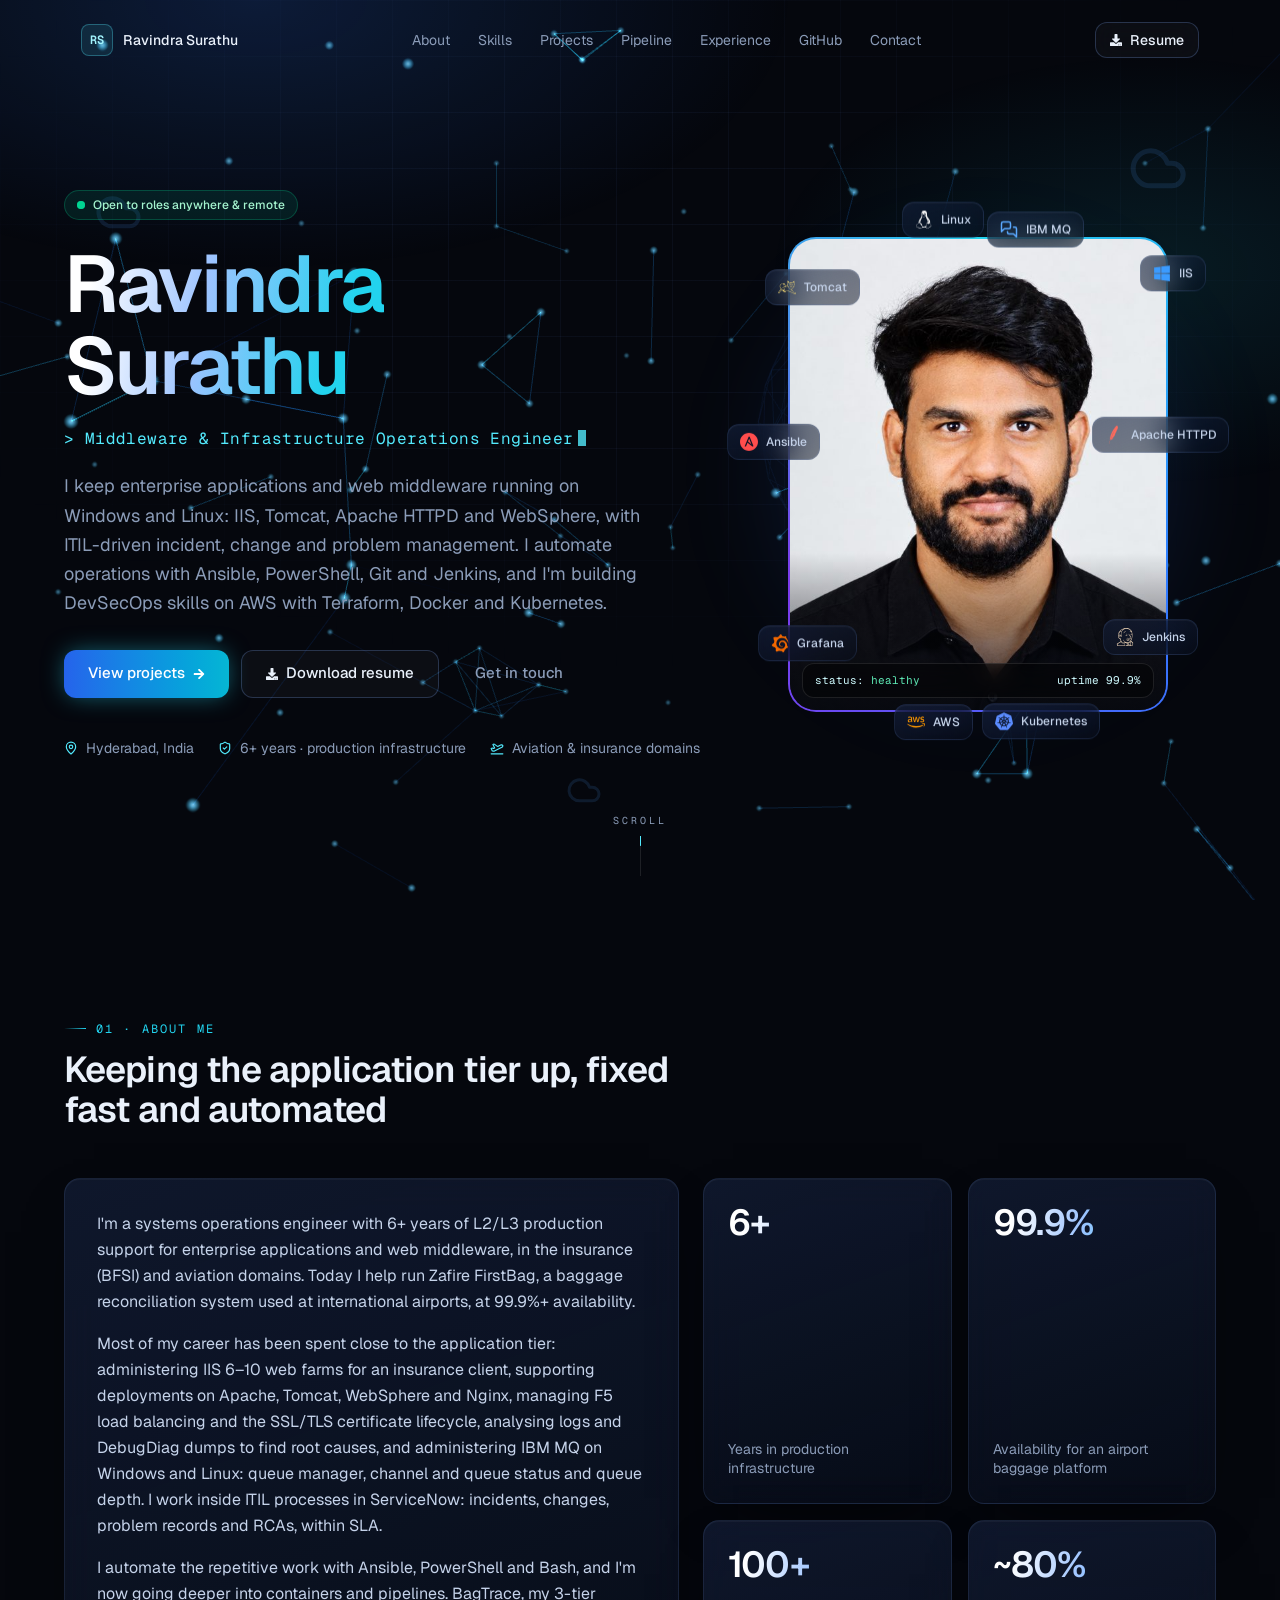
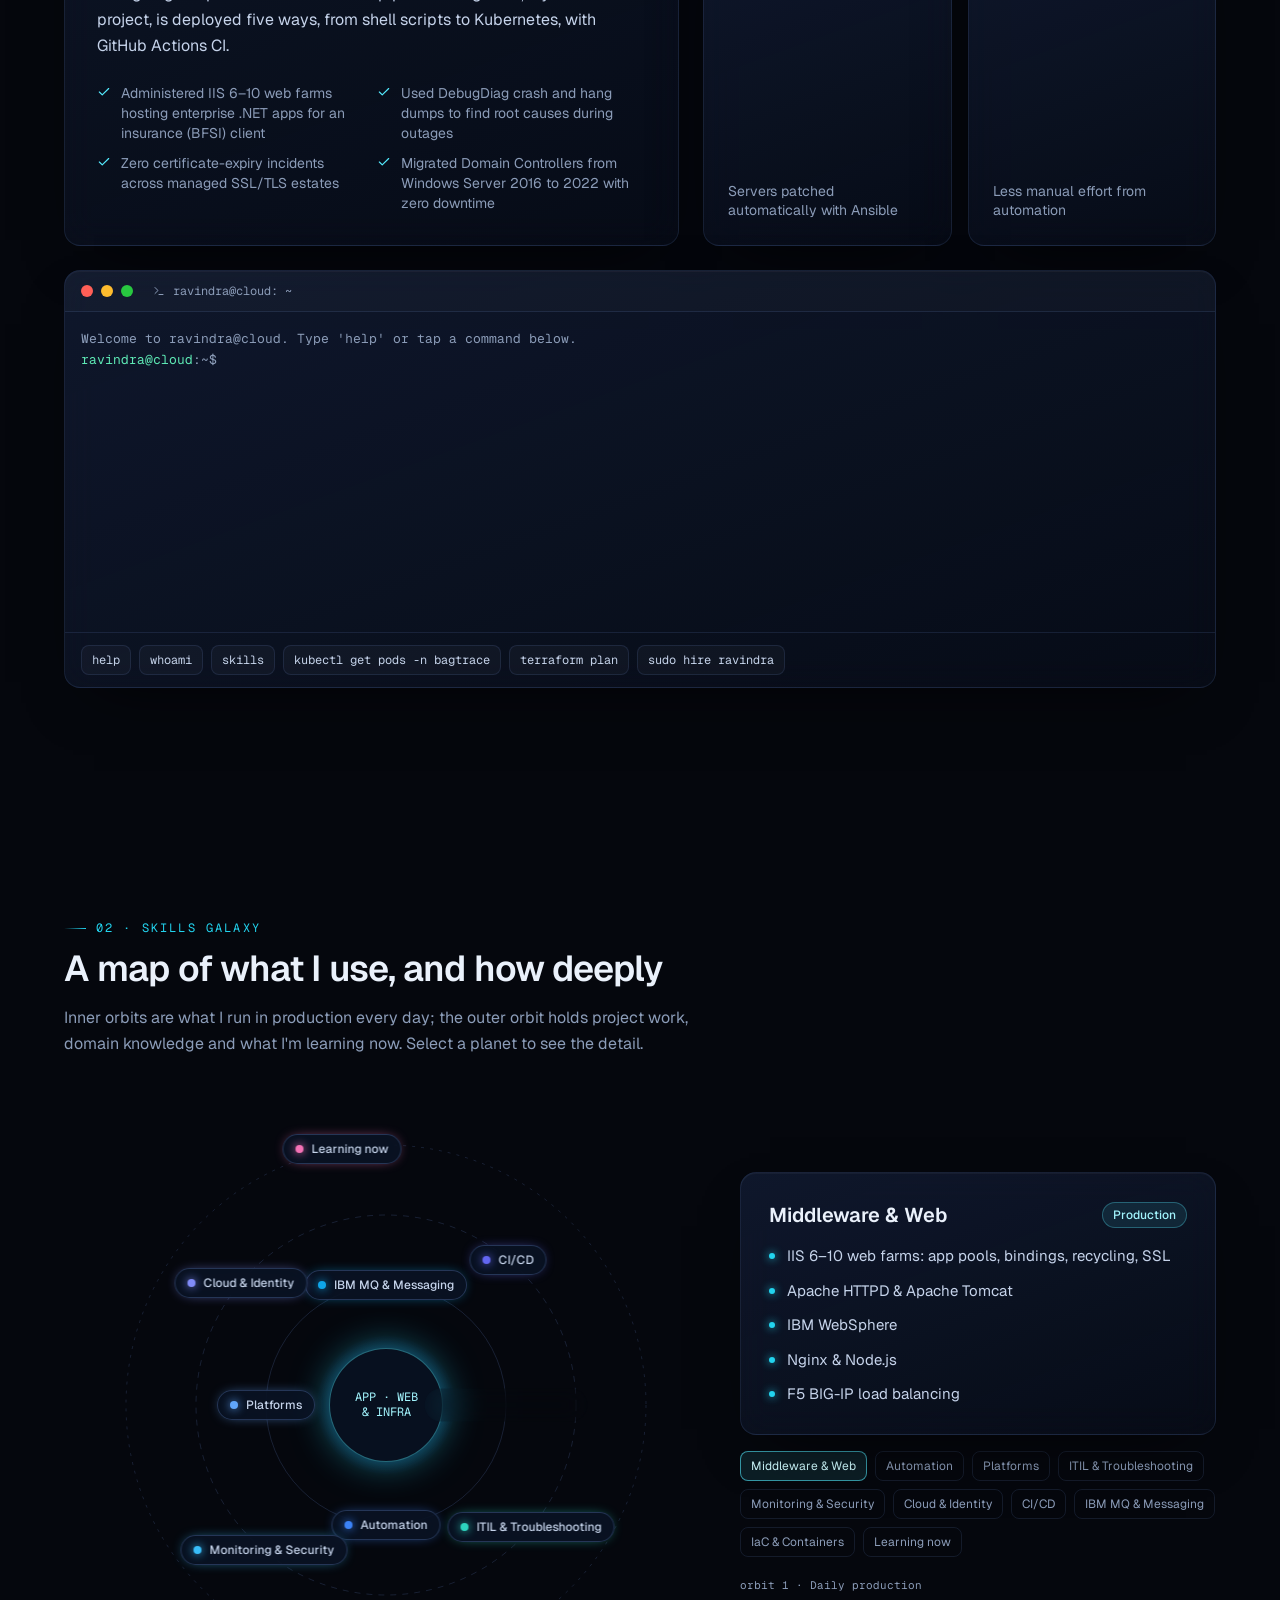
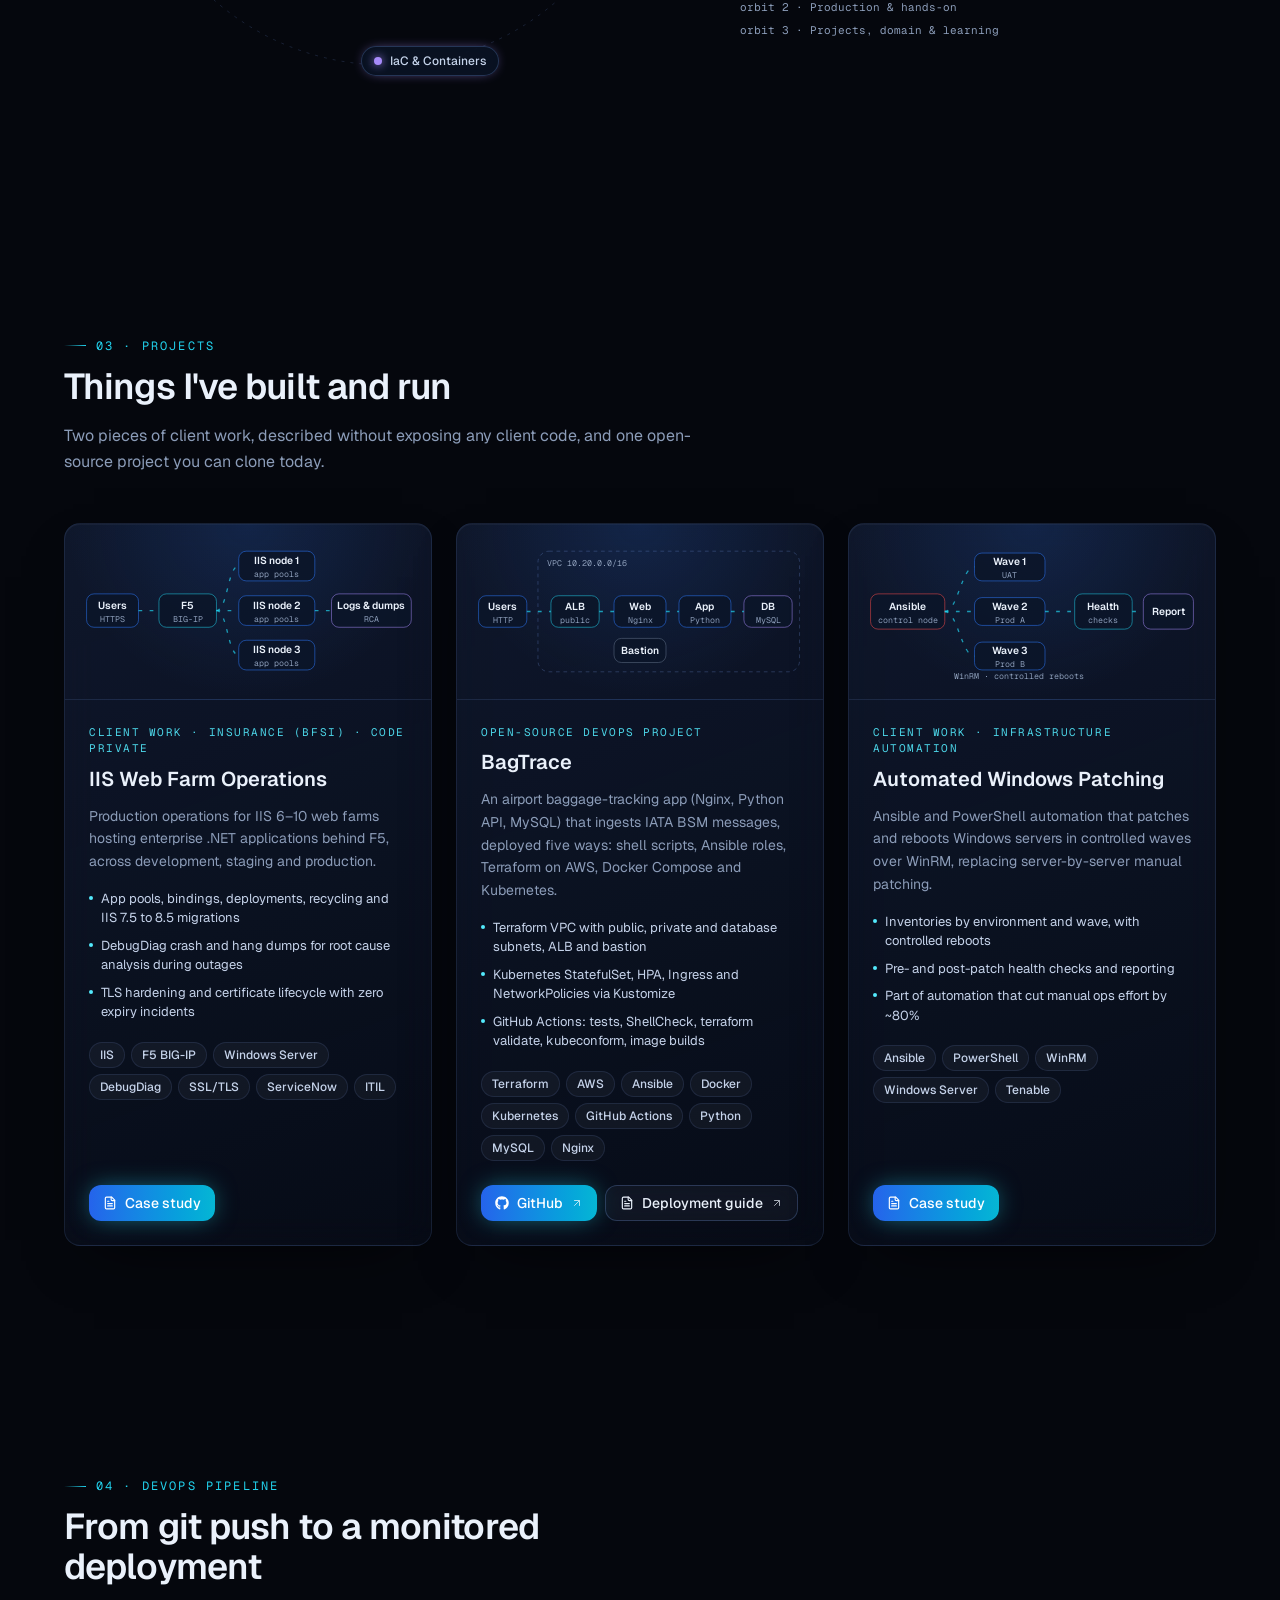
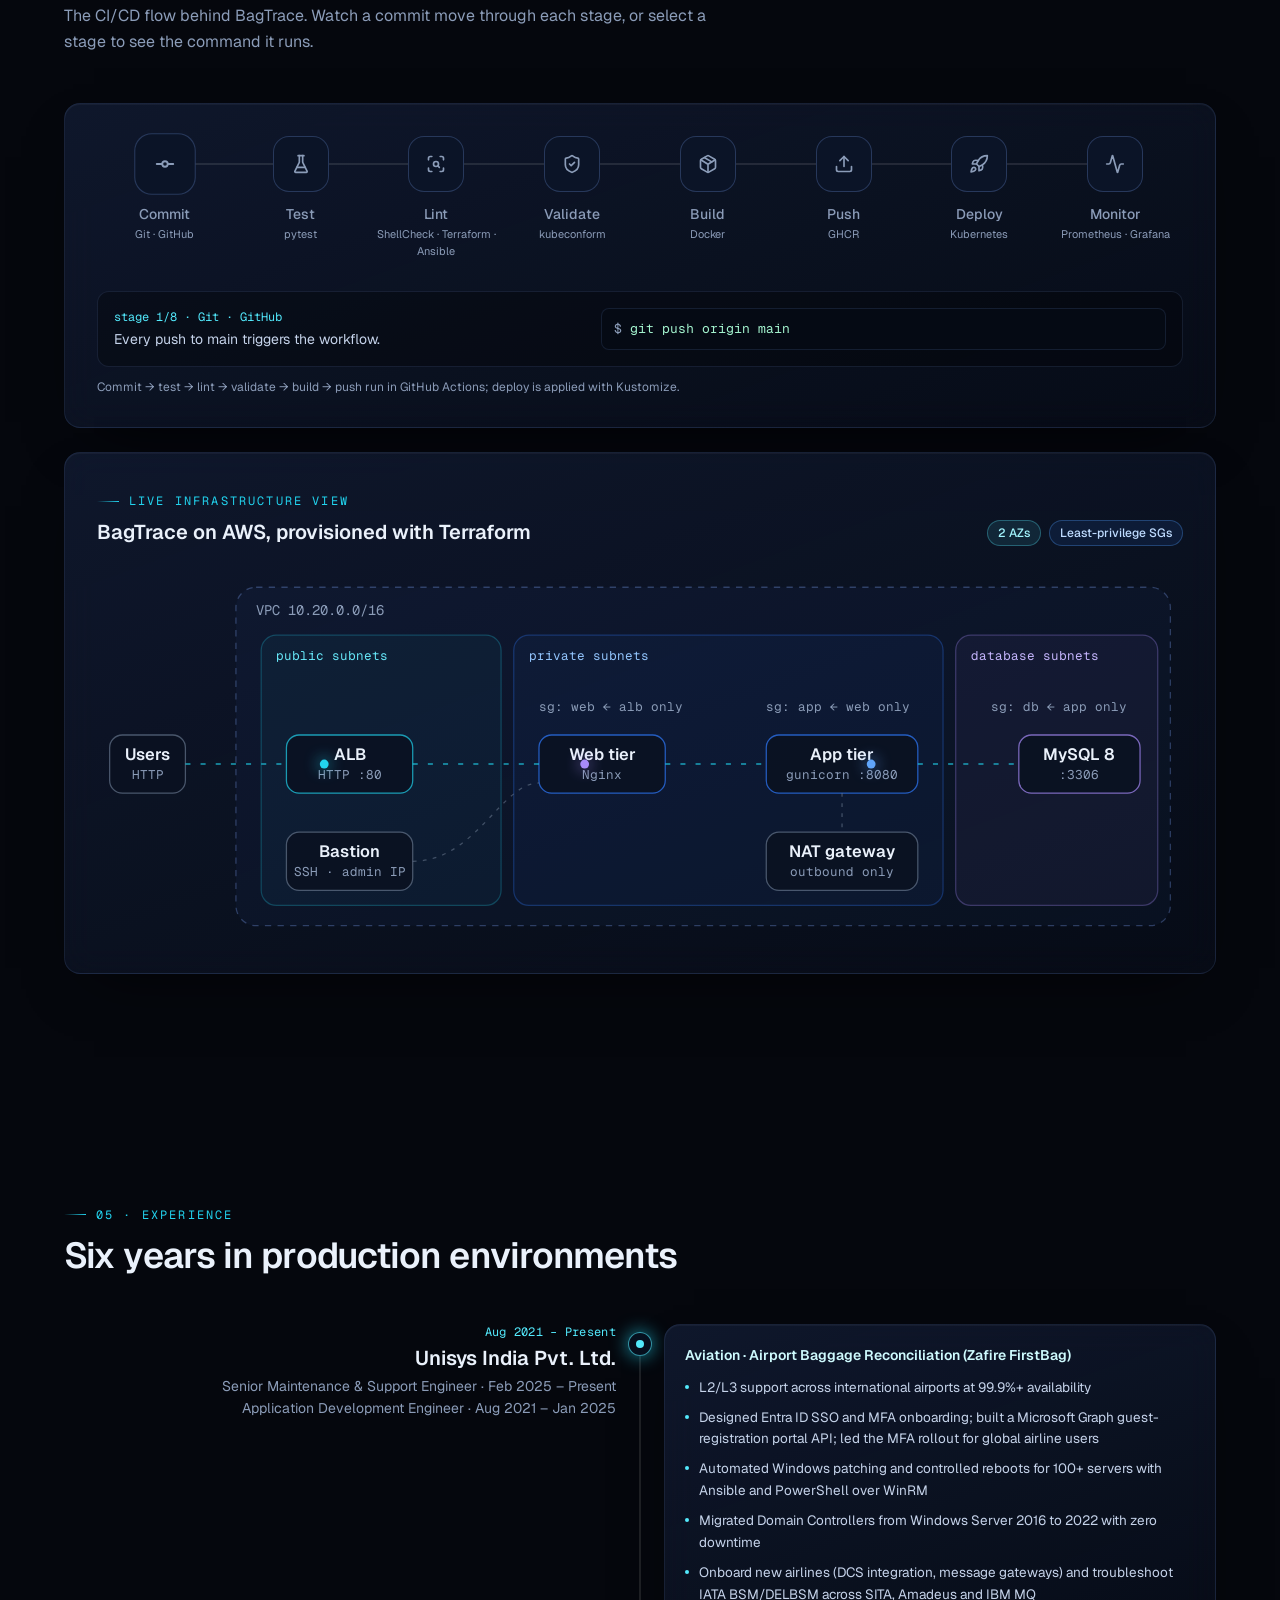
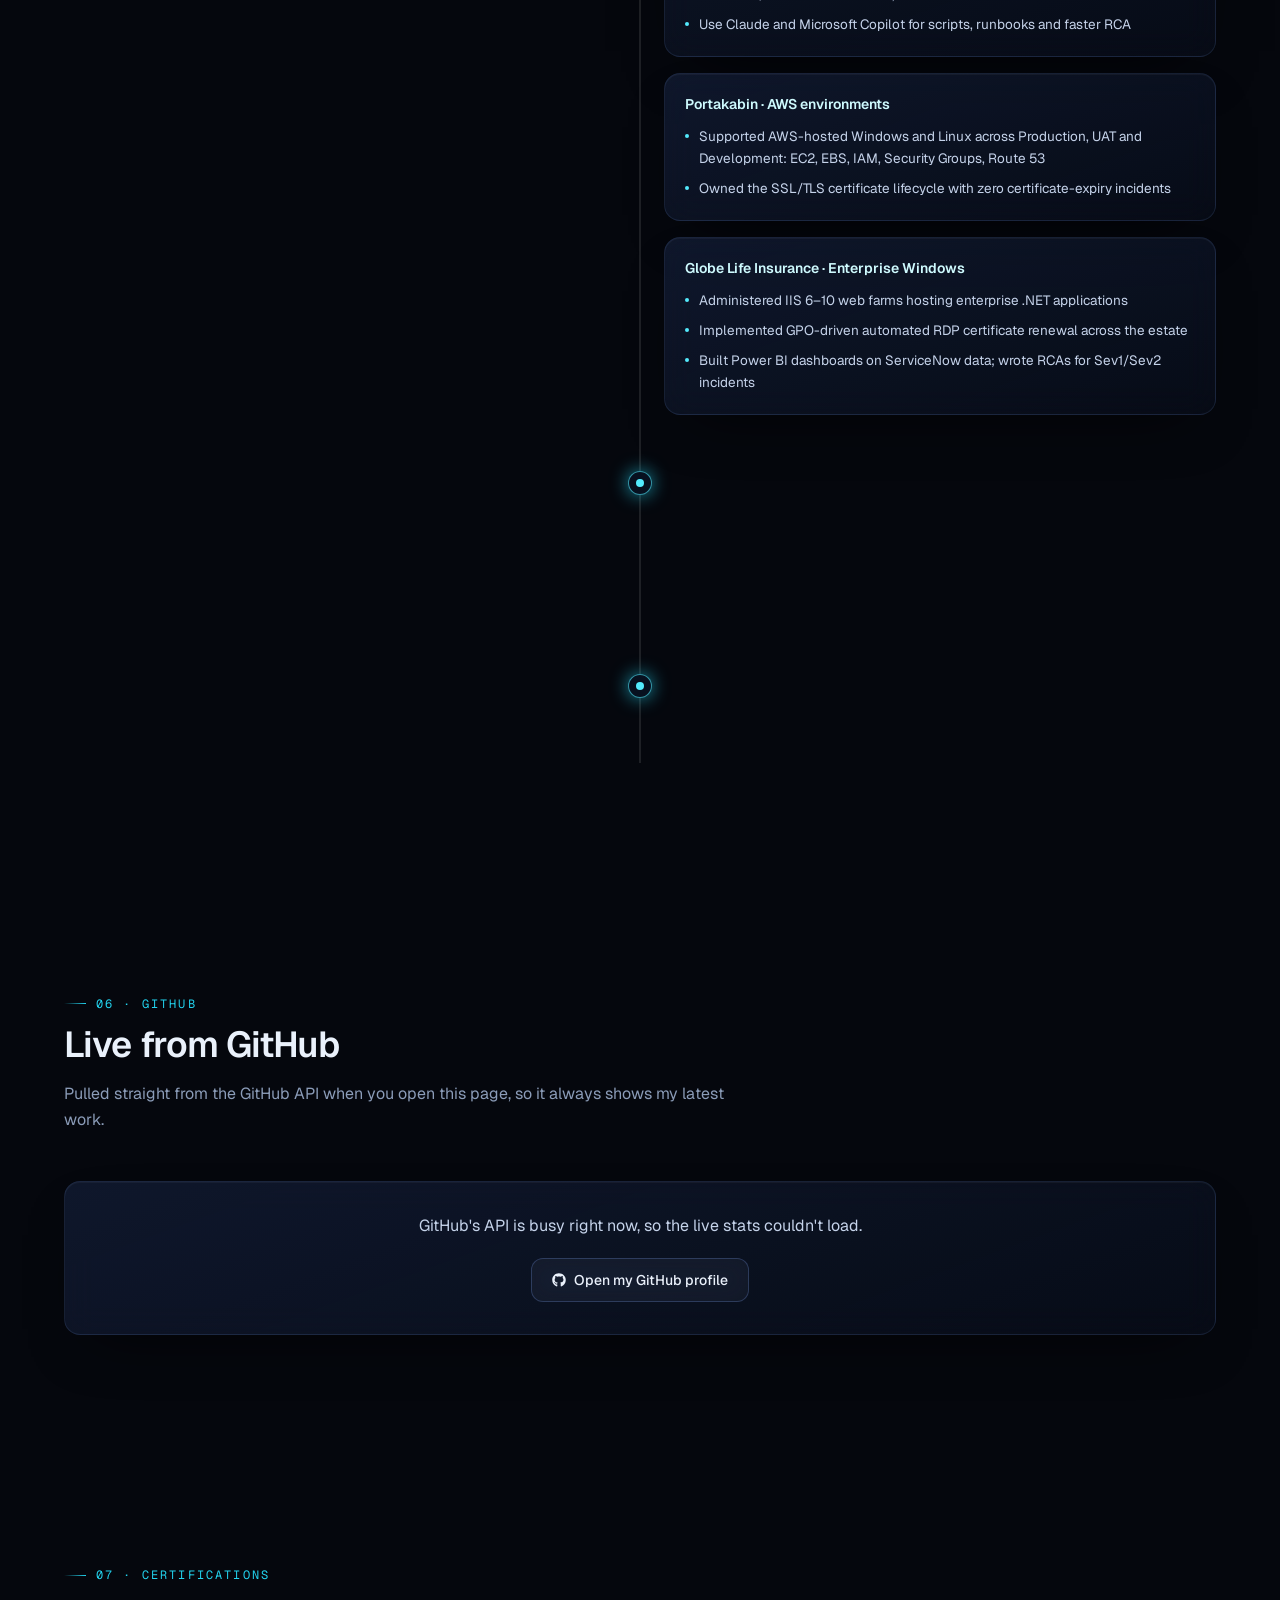
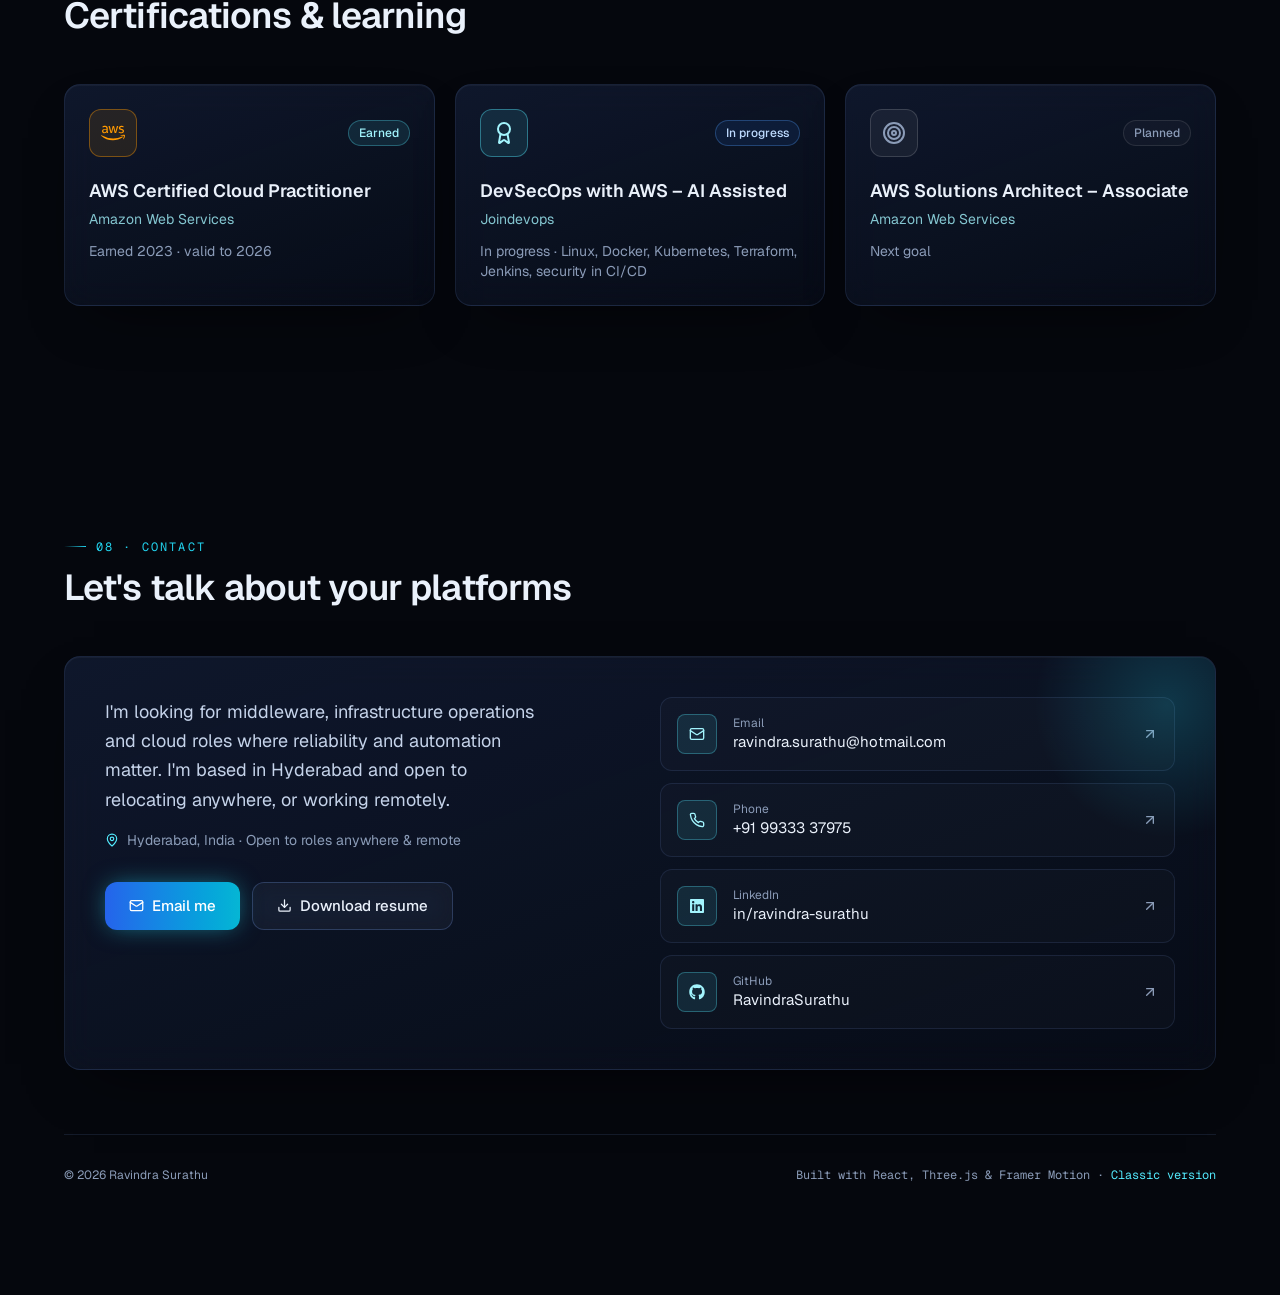
<file: index.html>
<!doctype html>
<html lang="en">
<head>
<meta charset="utf-8" />
<meta name="viewport" content="width=device-width, initial-scale=1, viewport-fit=cover" />
<title>Ravindra Surathu · Middleware & Infrastructure Operations Engineer</title>
<meta name="description" content="Ravindra Surathu, Middleware & Infrastructure Operations Engineer in Hyderabad: IIS, Tomcat, Apache HTTPD, WebSphere, Windows & Linux, ITIL, Ansible & PowerShell automation, AWS and CI/CD." />
<meta name="theme-color" content="#05070d" />
<meta property="og:title" content="Ravindra Surathu · Middleware & Infrastructure Operations Engineer" />
<meta property="og:description" content="6+ years of L2/L3 production support for enterprise applications and web middleware: IIS, Tomcat, Apache, WebSphere, ITIL, Ansible & PowerShell." />
<meta property="og:image" content="https://ravindrasurathu.github.io/ravindra.jpg" />
<link rel="icon" href="data:image/svg+xml,%3Csvg xmlns='http://www.w3.org/2000/svg' viewBox='0 0 64 64'%3E%3Crect width='64' height='64' rx='14' fill='%2305070d'/%3E%3Crect x='3' y='3' width='58' height='58' rx='12' fill='none' stroke='%2322d3ee' stroke-width='3'/%3E%3Ctext x='32' y='41' text-anchor='middle' font-family='monospace' font-size='24' font-weight='700' fill='%2322d3ee'%3ERS%3C/text%3E%3C/svg%3E" />
<link rel="preconnect" href="https://fonts.googleapis.com" />
<link rel="preconnect" href="https://fonts.gstatic.com" crossorigin />
<link href="https://fonts.googleapis.com/css2?family=Geist:wght@400;500;600;700&family=Geist+Mono:wght@400;500;600&display=swap" rel="stylesheet" />
<link rel="preload" as="image" href="ravindra.jpg" />
<link rel="stylesheet" href="app.css" />
</head>
<body>
<div id="root"></div>
<noscript><p style="padding:24px;color:#eaf1fb;font-family:sans-serif">Ravindra Surathu · Cloud & Infrastructure Engineer · ravindra.surathu@hotmail.com · <a style="color:#22d3ee" href="https://github.com/RavindraSurathu">GitHub</a></p></noscript>
<script type="module" src="app.js"></script>
</body>
</html>
</file>
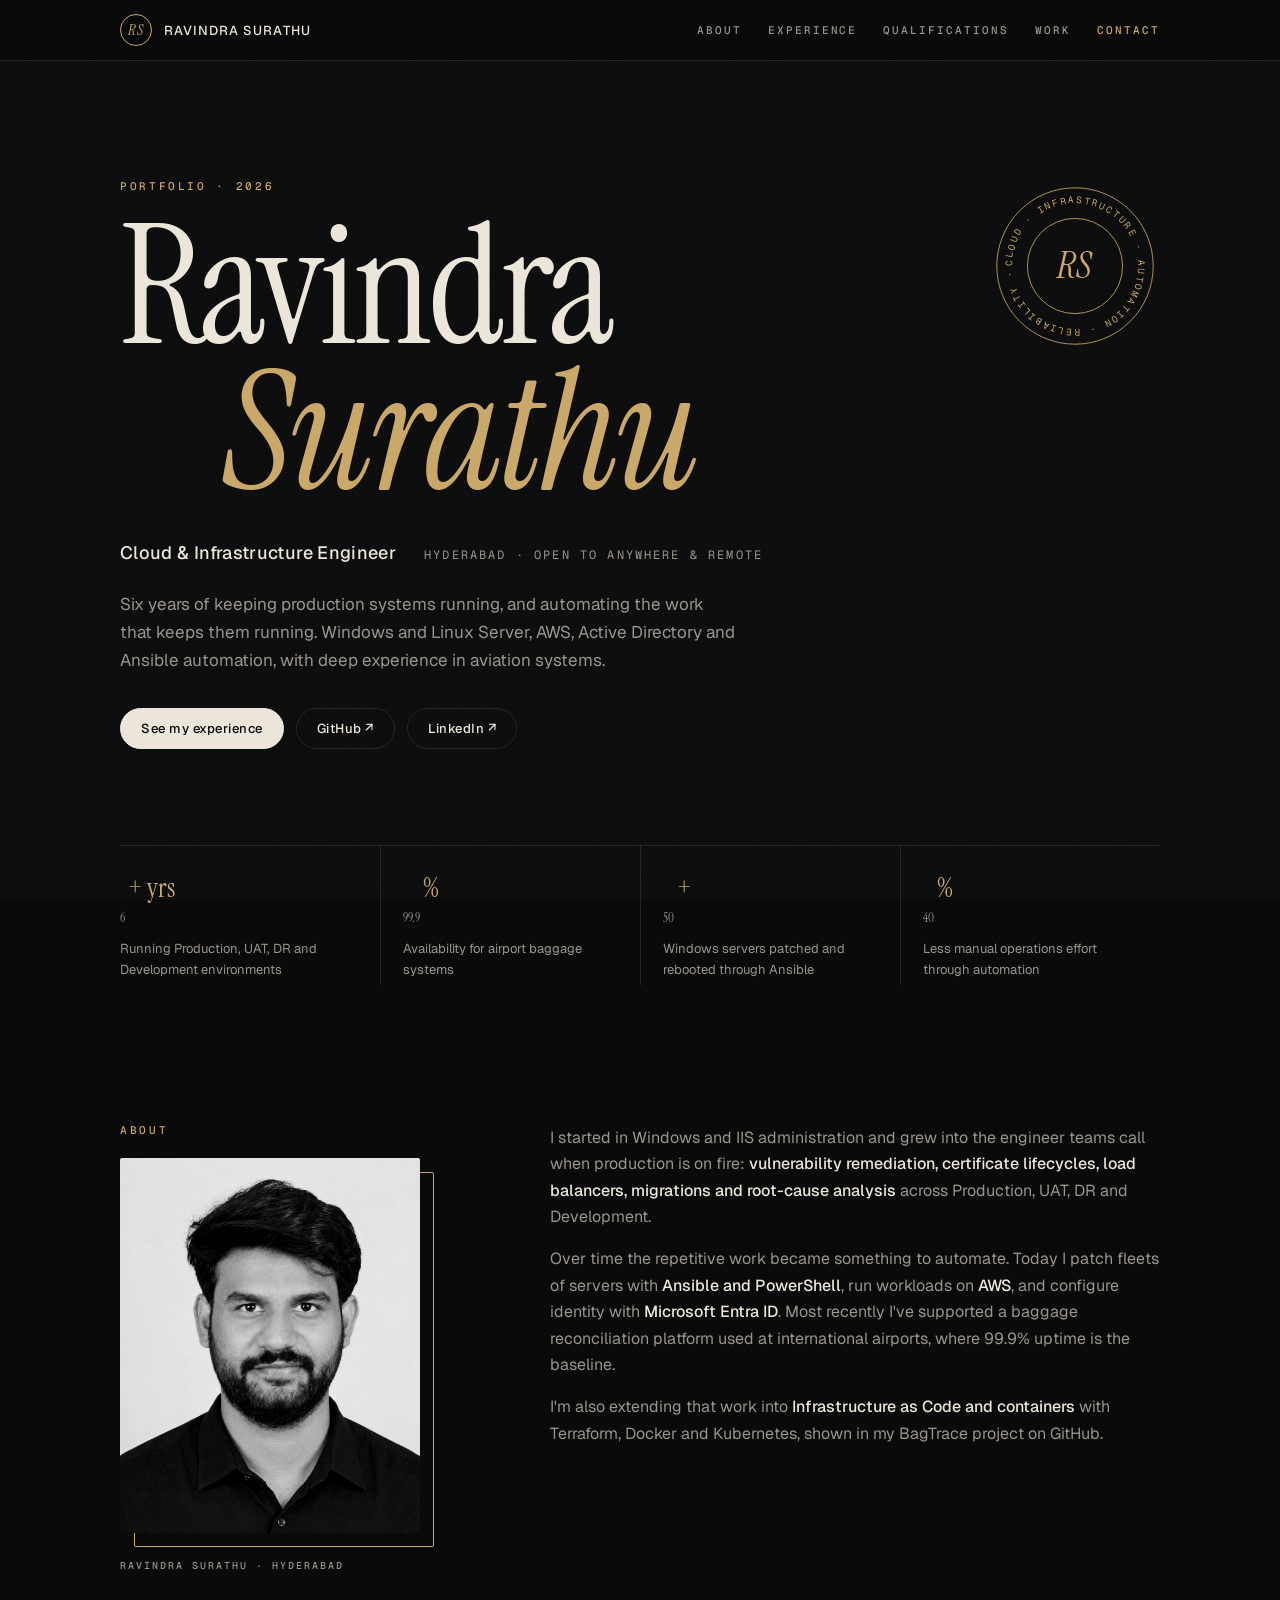
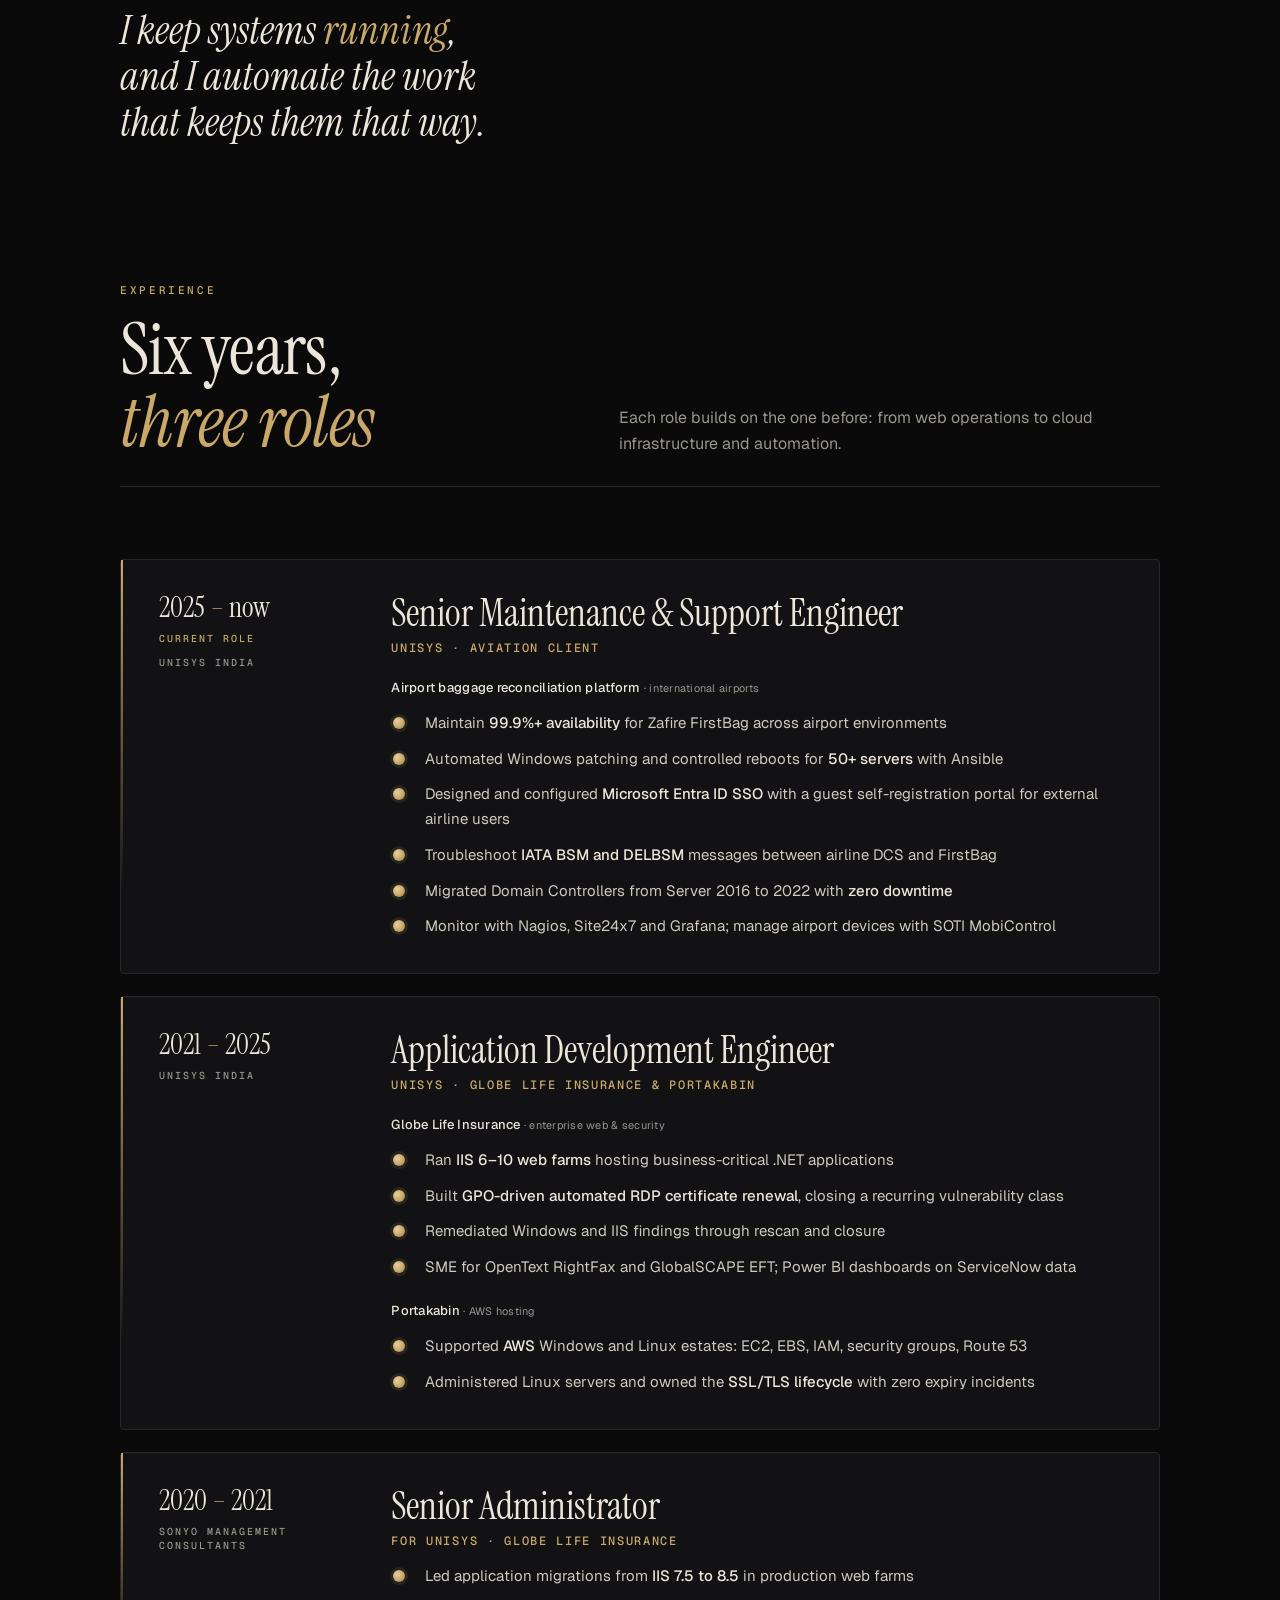
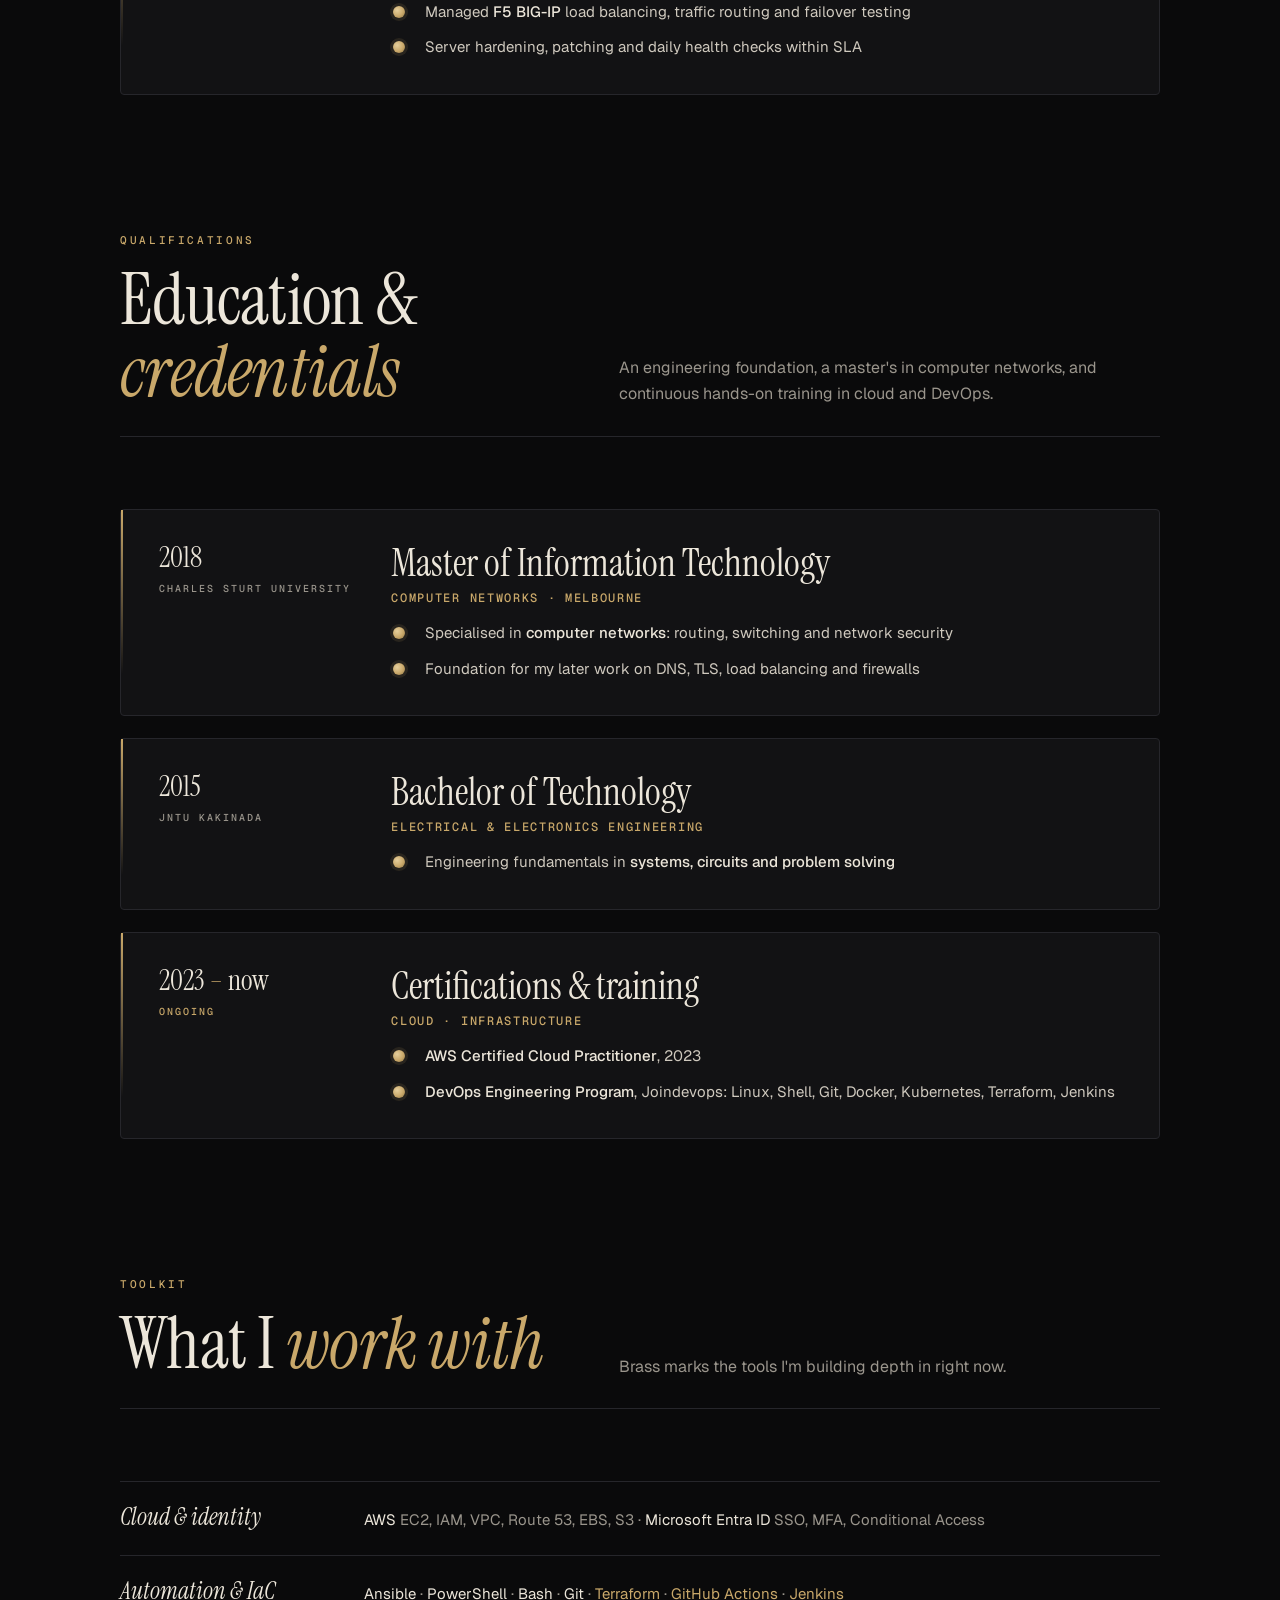
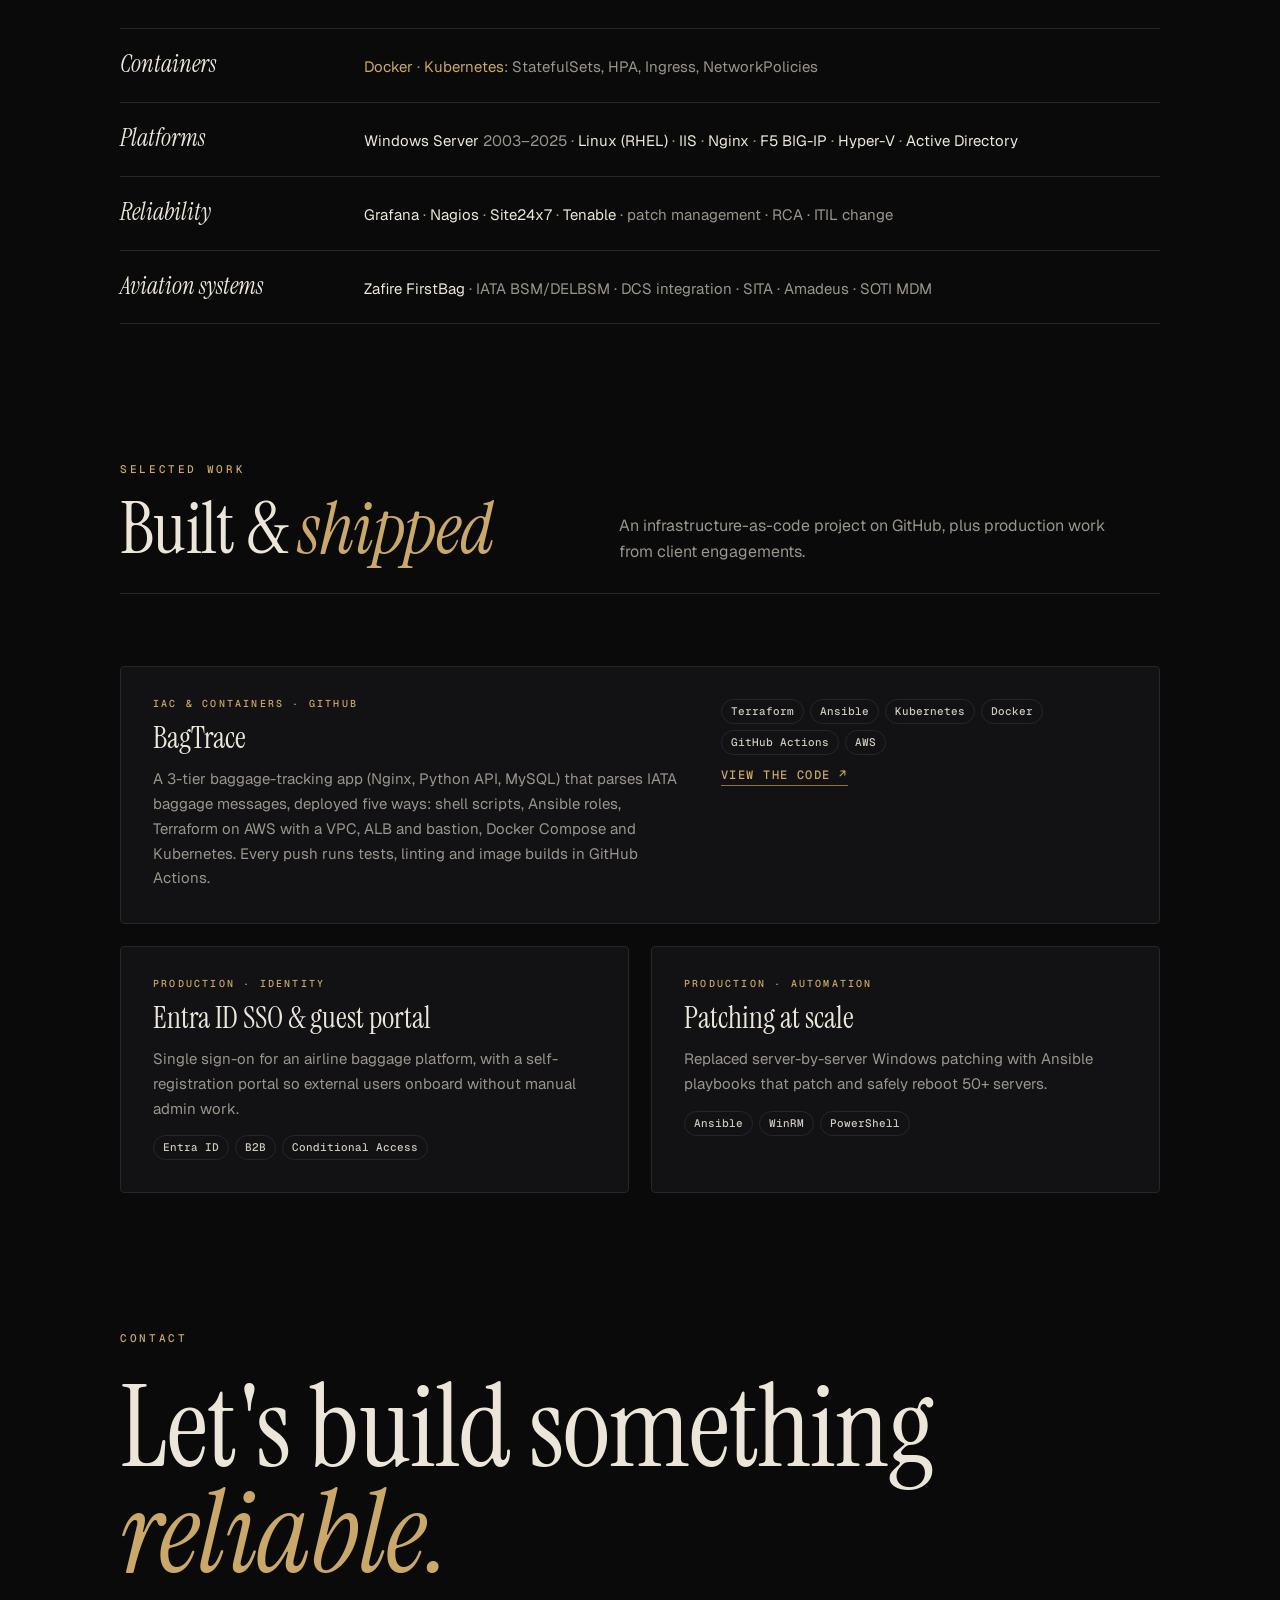
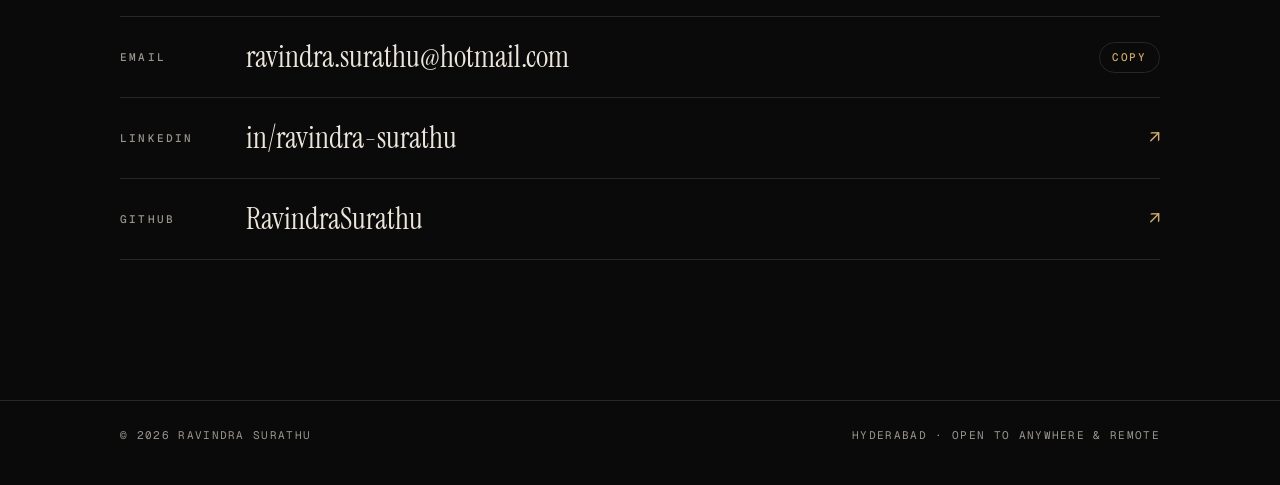
<file: classic/index.html>
<!doctype html>
<html lang="en">
<head>
<meta charset="utf-8">
<meta name="viewport" content="width=device-width, initial-scale=1, viewport-fit=cover">
<title>Ravindra Surathu · Portfolio</title>
<meta name="claude:viewport-fit-sides" content="cover">
<meta name="description" content="Ravindra Surathu: Cloud & Infrastructure Engineer. Windows and Linux Server, AWS, Active Directory, Ansible and PowerShell automation.">
<link rel="preconnect" href="https://fonts.googleapis.com">
<link rel="preconnect" href="https://fonts.gstatic.com" crossorigin>
<link rel="stylesheet" href="https://fonts.googleapis.com/css2?family=Instrument+Serif:ital@0;1&family=Geist:wght@400;500;600&family=Geist+Mono:wght@400;500&display=swap">
<style>
/* Layout: a black-tie monograph. Generous margins, serif display, brass hairlines.
   Signature motif: a brass seal that stamps. Roles fly in from the right and land with a stamp;
   their bullets stamp down one by one. Deliberately single dark theme. */
:root{
  --ink:#0A0A0B;        /* page */
  --onyx:#121214;       /* raised surface */
  --rule:#26262B;       /* hairlines */
  --ivory:#ECE6DA;      /* primary text */
  --ash:#9A958C;        /* secondary text */
  --brass:#C9A86A;      /* the one accent */
  --brass-deep:#8C7444;
  --serif:"Instrument Serif","Times New Roman",Georgia,serif;
  --sans:"Geist",system-ui,-apple-system,"Segoe UI",sans-serif;
  --mono:"Geist Mono",ui-monospace,Menlo,Consolas,monospace;
  color-scheme:dark;
}
*{box-sizing:border-box}
html{scroll-behavior:smooth;overflow-x:clip}
body{margin:0;background:var(--ink);color:var(--ivory);font:400 16px/1.65 var(--sans);-webkit-font-smoothing:antialiased;overflow-x:clip}
body::before{content:"";position:fixed;inset:0 0 auto;height:env(safe-area-inset-top,0px);z-index:10;background:var(--ink)}
/* faint grain for depth */
body::after{content:"";position:fixed;inset:0;pointer-events:none;z-index:0;opacity:.05;
  background-image:url("data:image/svg+xml,%3Csvg xmlns='http://www.w3.org/2000/svg' width='160' height='160'%3E%3Cfilter id='n'%3E%3CfeTurbulence type='fractalNoise' baseFrequency='.9' numOctaves='2' stitchTiles='stitch'/%3E%3C/filter%3E%3Crect width='100%25' height='100%25' filter='url(%23n)'/%3E%3C/svg%3E")}
a{color:inherit}
:focus-visible{outline:1px solid var(--brass);outline-offset:4px}
.wrap{position:relative;z-index:1;max-width:1080px;margin:0 auto;padding-left:max(20px,env(safe-area-inset-left,0px));padding-right:max(20px,env(safe-area-inset-right,0px))}
.label{font:500 11px/1 var(--mono);letter-spacing:.24em;text-transform:uppercase;color:var(--brass)}
h1,h2,h3{font-family:var(--serif);font-weight:400;margin:0;text-wrap:balance;line-height:1}
h2{font-size:clamp(40px,6vw,72px);letter-spacing:-.01em}
h2 em{color:var(--brass)}
section{padding-block:clamp(80px,11vw,140px);overflow-x:clip}
.sec-head{display:grid;grid-template-columns:minmax(0,1fr) minmax(0,1.2fr);gap:24px 48px;align-items:end;margin-bottom:clamp(40px,6vw,72px);padding-bottom:28px;border-bottom:1px solid var(--rule)}
.sec-head p{margin:0;color:var(--ash);max-width:46ch}
@media (max-width:760px){.sec-head{grid-template-columns:1fr}}

/* progress hairline */
.progress{position:fixed;top:env(safe-area-inset-top,0px);left:0;height:1px;width:100%;transform-origin:0 50%;transform:scaleX(0);background:var(--brass);z-index:30}

/* ---------- nav ---------- */
nav{position:sticky;top:env(safe-area-inset-top,0px);z-index:20;background:rgba(10,10,11,.78);backdrop-filter:blur(12px);border-bottom:1px solid var(--rule)}
nav .wrap{display:flex;justify-content:space-between;align-items:center;gap:16px;padding-block:14px}
.mark{display:flex;align-items:center;gap:12px;text-decoration:none}
.mark .seal-sm{width:32px;height:32px;border-radius:50%;border:1px solid var(--brass);display:grid;place-items:center;font:italic 15px/1 var(--serif);color:var(--brass)}
.mark span{font:500 13px/1 var(--sans);letter-spacing:.08em}
.links{display:flex;gap:26px;font:500 11px/1 var(--mono);letter-spacing:.18em;text-transform:uppercase}
.links a{text-decoration:none;color:var(--ash);transition:color .2s}
.links a:hover{color:var(--ivory)}
@media (max-width:720px){.links a:not(.keep){display:none}}

/* ---------- hero ---------- */
.hero{padding-block:clamp(64px,10vw,120px) clamp(56px,8vw,96px)}
.hero-grid{display:grid;grid-template-columns:minmax(0,1fr) auto;gap:40px;align-items:start}
.hero h1{font-size:clamp(64px,13vw,168px);letter-spacing:-.02em;line-height:.88}
.hero h1 .l2{display:block;font-style:italic;color:var(--brass);padding-left:clamp(24px,8vw,120px)}
.hero .role{margin-top:34px;display:flex;flex-wrap:wrap;gap:10px 28px;align-items:baseline}
.hero .role b{font:500 clamp(15px,1.6vw,18px)/1.3 var(--sans);letter-spacing:.02em}
.hero .role span{font:400 12px/1 var(--mono);letter-spacing:.18em;text-transform:uppercase;color:var(--ash)}
.hero p.lede{max-width:56ch;color:var(--ash);margin:26px 0 0;font-size:17px}
.cta{display:flex;flex-wrap:wrap;gap:12px;margin-top:34px}
.btn{display:inline-flex;align-items:center;gap:10px;padding:13px 20px;border:1px solid var(--rule);border-radius:999px;text-decoration:none;font:500 13px/1 var(--sans);letter-spacing:.04em;transition:border-color .25s,background .25s,color .25s}
.btn:hover{border-color:var(--brass)}
.btn.solid{background:var(--ivory);color:var(--ink);border-color:var(--ivory)}
.btn.solid:hover{background:var(--brass);border-color:var(--brass)}
/* the big seal */
.seal{width:clamp(120px,14vw,170px);aspect-ratio:1;position:relative;color:var(--brass)}
.seal svg{width:100%;height:100%;display:block}
.seal .spin{transform-origin:50% 50%;animation:spin 40s linear infinite}
@keyframes spin{to{transform:rotate(360deg)}}
.seal.stamped{animation:bigStamp .9s cubic-bezier(.2,.9,.2,1) both .5s}
@keyframes bigStamp{0%{transform:scale(2.4) rotate(-14deg);opacity:0}55%{transform:scale(.92) rotate(2deg);opacity:1}75%{transform:scale(1.04) rotate(0)}100%{transform:scale(1)}}
@media (max-width:640px){.hero-grid{grid-template-columns:1fr}.seal{order:-1;width:110px}}

/* figures */
.figures{display:grid;grid-template-columns:repeat(4,minmax(0,1fr));border-top:1px solid var(--rule)}
.fig{padding:26px 22px 4px 0;display:grid;gap:8px}
.fig+.fig{padding-left:22px;border-left:1px solid var(--rule)}
.fig b{font:400 clamp(44px,5.4vw,64px)/.9 var(--serif);font-variant-numeric:tabular-nums}
.fig b sup{font-size:.42em;color:var(--brass);margin-left:3px;vertical-align:.95em}
.fig span{font-size:13px;color:var(--ash);max-width:24ch}
@media (max-width:760px){.figures{grid-template-columns:repeat(2,minmax(0,1fr))}.fig:nth-child(3){padding-left:0;border-left:0}.fig:nth-child(n+3){border-top:1px solid var(--rule)}}

/* ---------- about ---------- */
.about-grid{display:grid;grid-template-columns:minmax(0,1fr) minmax(0,1.6fr);gap:48px}
.about-grid .quote{font:italic 400 clamp(28px,3.4vw,40px)/1.15 var(--serif);color:var(--ivory)}
.portrait{position:relative;margin:0 0 34px;max-width:300px}
.portrait .frame{position:relative}
.portrait .frame::before{content:"";position:absolute;inset:14px -14px -14px 14px;border:1px solid var(--brass);border-radius:2px}
.portrait img{position:relative;display:block;width:100%;height:auto;aspect-ratio:4/5;object-fit:cover;border-radius:2px;
  filter:grayscale(1) contrast(1.05) brightness(.95);transition:filter .6s ease}
.portrait:hover img{filter:none}
.portrait figcaption{margin-top:26px;font:500 10px/1.4 var(--mono);letter-spacing:.2em;text-transform:uppercase;color:var(--ash)}
@media (max-width:760px){.portrait{max-width:240px}}
.about-grid .quote em{color:var(--brass)}
.about-grid p{margin:0 0 16px;color:var(--ash);max-width:62ch}
.about-grid p strong{color:var(--ivory);font-weight:500}
@media (max-width:760px){.about-grid{grid-template-columns:1fr;gap:24px}}

/* ---------- entries (experience + qualifications) ---------- */
.entries{display:grid;gap:22px}
.entry{display:grid;grid-template-columns:200px minmax(0,1fr);gap:32px;padding:34px clamp(20px,3vw,40px);background:var(--onyx);border:1px solid var(--rule);border-radius:4px;position:relative;will-change:transform}
.entry::before{content:"";position:absolute;left:0;top:0;bottom:0;width:2px;background:linear-gradient(var(--brass),transparent 80%);opacity:0;transition:opacity .6s .5s}
.entry.in::before{opacity:1}
.when{display:grid;gap:10px;align-content:start}
.when .yrs{font:400 28px/1 var(--serif);color:var(--ivory)}
.when .yrs i{color:var(--brass)}
.when .tag{font:500 10px/1.4 var(--mono);letter-spacing:.2em;text-transform:uppercase;color:var(--ash)}
.when .now{color:var(--brass)}
.entry h3{font-size:clamp(28px,3.2vw,38px)}
.entry .org{margin-top:8px;font:500 12px/1.4 var(--mono);letter-spacing:.14em;text-transform:uppercase;color:var(--brass)}
.entry .sub{margin:22px 0 10px;font:500 13px/1.4 var(--sans);color:var(--ivory);letter-spacing:.02em}
.entry .sub small{color:var(--ash);font-weight:400}
.entry p.note{margin:12px 0 0;color:var(--ash);font-size:15px}
.stamps{list-style:none;margin:14px 0 0;padding:0;display:grid;gap:11px}
.stamps li{position:relative;padding-left:34px;color:#CFC9BE;font-size:15px}
.stamps li::before{content:"";position:absolute;left:2px;top:.42em;width:12px;height:12px;border-radius:50%;
  background:radial-gradient(circle at 35% 35%,#E6CF9C,var(--brass) 55%,var(--brass-deep));box-shadow:0 0 0 3px rgba(201,168,106,.12)}
.stamps li::after{content:"";position:absolute;left:2px;top:.42em;width:12px;height:12px;border-radius:50%;border:1px solid var(--brass);opacity:0}
.stamps li b{color:var(--ivory);font-weight:500}
@media (max-width:720px){.entry{grid-template-columns:1fr;gap:16px}}

/* fly-in from the right, then stamp */
.fly.pre{opacity:0;transform:translateX(min(36vw,420px))}
.fly.in{animation:flyStamp 1s cubic-bezier(.16,.84,.24,1) both}
@keyframes flyStamp{
  0%{opacity:0;transform:translateX(min(36vw,420px)) rotate(1.2deg)}
  58%{opacity:1;transform:translateX(-14px) rotate(-.3deg)}
  70%{transform:translateX(0) scale(1.025);box-shadow:0 30px 60px -30px rgba(0,0,0,.9)}
  80%{transform:scale(.988)}
  100%{transform:none}
}
.fly.pre .stamps li{opacity:0}
.fly.in .stamps li{animation:stampLi .6s cubic-bezier(.2,.9,.25,1) both;animation-delay:calc(.75s + var(--n) * .12s)}
.fly.in .stamps li::before{animation:seal .6s cubic-bezier(.2,.9,.25,1) both;animation-delay:calc(.75s + var(--n) * .12s)}
.fly.in .stamps li::after{animation:ring .9s ease-out both;animation-delay:calc(.95s + var(--n) * .12s)}
@keyframes stampLi{0%{opacity:0;transform:translateX(70px)}55%{opacity:1;transform:translateX(0) translateY(-5px) scale(1.04)}72%{transform:translateY(1px) scale(.99)}100%{opacity:1;transform:none}}
@keyframes seal{0%{transform:scale(2.6) rotate(-30deg);opacity:0}60%{transform:scale(.8) rotate(0);opacity:1}100%{transform:scale(1)}}
@keyframes ring{0%{opacity:.9;transform:scale(1)}100%{opacity:0;transform:scale(3.2)}}

/* ---------- skills ---------- */
.skills{display:grid;border-top:1px solid var(--rule)}
.skill-row{display:grid;grid-template-columns:220px minmax(0,1fr);gap:24px;padding:22px 0;border-bottom:1px solid var(--rule);align-items:baseline}
.skill-row h4{margin:0;font:italic 400 24px/1.1 var(--serif);color:var(--ivory)}
.skill-row p{margin:0;color:var(--ash);font-size:15px}
.skill-row p span{color:var(--ivory)}
.skill-row p i{font-style:normal;color:var(--brass)}
@media (max-width:640px){.skill-row{grid-template-columns:1fr;gap:6px}}

/* ---------- work ---------- */
.works{display:grid;grid-template-columns:repeat(2,minmax(0,1fr));gap:22px}
.work{padding:32px;border:1px solid var(--rule);border-radius:4px;display:grid;gap:14px;align-content:start;background:var(--onyx);transition:border-color .3s,transform .3s}
.work:hover{border-color:var(--brass-deep);transform:translateY(-3px)}
.work .k{font:500 10px/1 var(--mono);letter-spacing:.22em;text-transform:uppercase;color:var(--brass)}
.work h3{font-size:30px}
.work p{margin:0;color:var(--ash);font-size:15px}
.work .chips{display:flex;flex-wrap:wrap;gap:6px}
.work .chips span{font:500 11px/1 var(--mono);padding:6px 9px;border:1px solid var(--rule);border-radius:999px;color:#CFC9BE}
.work a.more{justify-self:start;font:500 12px/1 var(--mono);letter-spacing:.12em;text-transform:uppercase;color:var(--brass);text-decoration:none;border-bottom:1px solid var(--brass-deep);padding-bottom:4px}
.work.feature{grid-column:1/-1;grid-template-columns:minmax(0,1.3fr) minmax(0,1fr);gap:14px 40px}
.work.feature .side{display:grid;gap:14px;align-content:start}
@media (max-width:760px){.works{grid-template-columns:1fr}.work.feature{grid-template-columns:1fr}}

/* ---------- contact ---------- */
.contact{text-align:left;display:grid;gap:30px}
.contact h2{font-size:clamp(48px,9vw,120px);line-height:.92}
.contact h2 em{display:block}
.c-rows{display:grid;border-top:1px solid var(--rule)}
.c-row{display:flex;justify-content:space-between;align-items:center;gap:16px;padding:22px 0;border-bottom:1px solid var(--rule);text-decoration:none;min-width:0}
.c-row .k{font:500 11px/1 var(--mono);letter-spacing:.2em;text-transform:uppercase;color:var(--ash);width:110px;flex:none}
.c-row .v{flex:1;font:400 clamp(20px,2.6vw,30px)/1.2 var(--serif);overflow-wrap:anywhere;user-select:all}
.c-row .go{color:var(--brass);font-size:18px}
.c-row button{background:none;border:1px solid var(--rule);color:var(--brass);font:500 11px/1 var(--mono);letter-spacing:.16em;padding:9px 12px;border-radius:999px;cursor:pointer}
a.c-row:hover .v{color:var(--brass)}
footer{position:relative;z-index:1;border-top:1px solid var(--rule);padding-block:26px 40px;color:var(--ash);font:400 11px/1.6 var(--mono);letter-spacing:.12em;text-transform:uppercase}
footer .wrap{display:flex;justify-content:space-between;gap:12px;flex-wrap:wrap}

/* simple fade for non-entry blocks below the fold */
.rise.pre{opacity:0;transform:translateY(24px)}
.rise.in{opacity:1;transform:none;transition:opacity .8s ease,transform .8s ease}

@media (prefers-reduced-motion:reduce){
  *,*::before,*::after{animation:none!important;transition:none!important}
  .fly.pre,.rise.pre,.fly.pre .stamps li{opacity:1!important;transform:none!important}
  html{scroll-behavior:auto}
}
</style>
</head>
<body>

<div class="progress" id="progress" aria-hidden="true"></div>

<nav>
  <div class="wrap">
    <a class="mark" href="#top"><span class="seal-sm">RS</span><span>RAVINDRA SURATHU</span></a>
    <div class="links">
      <a href="#about">About</a><a href="#experience">Experience</a><a href="#qualifications">Qualifications</a><a href="#work">Work</a><a class="keep" href="#contact" style="color:var(--brass)">Contact</a>
    </div>
  </div>
</nav>

<header class="hero" id="top">
  <div class="wrap">
    <div class="hero-grid">
      <div>
        <div class="label">Portfolio · 2026</div>
        <h1 style="margin-top:22px">Ravindra<span class="l2">Surathu</span></h1>
        <div class="role"><b>Cloud &amp; Infrastructure Engineer</b><span>Hyderabad · Open to anywhere &amp; remote</span></div>
        <p class="lede">Six years of keeping production systems running, and automating the work that keeps them running. Windows and Linux Server, AWS, Active Directory and Ansible automation, with deep experience in aviation systems.</p>
        <div class="cta">
          <a class="btn solid" href="#experience">See my experience</a>
          <a class="btn" href="https://github.com/RavindraSurathu" target="_blank" rel="noopener">GitHub ↗</a>
          <a class="btn" href="https://www.linkedin.com/in/ravindra-surathu/" target="_blank" rel="noopener">LinkedIn ↗</a>
        </div>
      </div>
      <div class="seal stamped" aria-hidden="true">
        <svg viewBox="0 0 200 200">
          <defs><path id="circ" d="M100,100 m-74,0 a74,74 0 1,1 148,0 a74,74 0 1,1 -148,0"/></defs>
          <g class="spin">
            <text font-family="Geist Mono, monospace" font-size="11" fill="currentColor" textLength="458" lengthAdjust="spacing">
              <textPath href="#circ">CLOUD · INFRASTRUCTURE · AUTOMATION · RELIABILITY ·</textPath>
            </text>
          </g>
          <circle cx="100" cy="100" r="92" fill="none" stroke="currentColor" stroke-width="1"/>
          <circle cx="100" cy="100" r="56" fill="none" stroke="currentColor" stroke-width="1"/>
          <text x="100" y="114" text-anchor="middle" font-family="Instrument Serif, serif" font-style="italic" font-size="44" fill="currentColor">RS</text>
        </svg>
      </div>
    </div>
  </div>
</header>

<div class="wrap">
  <div class="figures">
    <div class="fig"><b><span class="count" data-to="6">6</span><sup>+ yrs</sup></b><span>Running Production, UAT, DR and Development environments</span></div>
    <div class="fig"><b><span class="count" data-to="99.9" data-dec="1">99.9</span><sup>%</sup></b><span>Availability for airport baggage systems</span></div>
    <div class="fig"><b><span class="count" data-to="50">50</span><sup>+</sup></b><span>Windows servers patched and rebooted through Ansible</span></div>
    <div class="fig"><b><span class="count" data-to="40">40</span><sup>%</sup></b><span>Less manual operations effort through automation</span></div>
  </div>
</div>

<main>
<section id="about">
  <div class="wrap">
    <div class="about-grid rise">
      <div><div class="label" style="margin-bottom:22px">About</div><figure class="portrait"><div class="frame"><img src="[data-uri]" alt="Portrait of Ravindra Surathu" width="560" height="700"></div><figcaption>Ravindra Surathu · Hyderabad</figcaption></figure><div class="quote">I keep systems <em>running</em>, and I automate the work that keeps them that way.</div></div>
      <div>
        <p>I started in Windows and IIS administration and grew into the engineer teams call when production is on fire: <strong>vulnerability remediation, certificate lifecycles, load balancers, migrations and root-cause analysis</strong> across Production, UAT, DR and Development.</p>
        <p>Over time the repetitive work became something to automate. Today I patch fleets of servers with <strong>Ansible and PowerShell</strong>, run workloads on <strong>AWS</strong>, and configure identity with <strong>Microsoft Entra ID</strong>. Most recently I've supported a baggage reconciliation platform used at international airports, where 99.9% uptime is the baseline.</p>
        <p>I'm also extending that work into <strong>Infrastructure as Code and containers</strong> with Terraform, Docker and Kubernetes, shown in my BagTrace project on GitHub.</p>
      </div>
    </div>
  </div>
</section>

<section id="experience" style="padding-top:0">
  <div class="wrap">
    <div class="sec-head"><div><div class="label" style="margin-bottom:18px">Experience</div><h2>Six years, <em>three roles</em></h2></div><p>Each role builds on the one before: from web operations to cloud infrastructure and automation.</p></div>
    <div class="entries">
      <article class="entry fly">
        <div class="when"><div class="yrs">2025 <i>–</i> now</div><div class="tag now">Current role</div><div class="tag">Unisys India</div></div>
        <div>
          <h3>Senior Maintenance &amp; Support Engineer</h3>
          <div class="org">Unisys · Aviation client</div>
          <div class="sub">Airport baggage reconciliation platform <small>· international airports</small></div>
          <ul class="stamps">
            <li>Maintain <b>99.9%+ availability</b> for Zafire FirstBag across airport environments</li>
            <li>Automated Windows patching and controlled reboots for <b>50+ servers</b> with Ansible</li>
            <li>Designed and configured <b>Microsoft Entra ID SSO</b> with a guest self-registration portal for external airline users</li>
            <li>Troubleshoot <b>IATA BSM and DELBSM</b> messages between airline DCS and FirstBag</li>
            <li>Migrated Domain Controllers from Server 2016 to 2022 with <b>zero downtime</b></li>
            <li>Monitor with Nagios, Site24x7 and Grafana; manage airport devices with SOTI MobiControl</li>
          </ul>
        </div>
      </article>

      <article class="entry fly">
        <div class="when"><div class="yrs">2021 <i>–</i> 2025</div><div class="tag">Unisys India</div></div>
        <div>
          <h3>Application Development Engineer</h3>
          <div class="org">Unisys · Globe Life Insurance &amp; Portakabin</div>
          <div class="sub">Globe Life Insurance <small>· enterprise web &amp; security</small></div>
          <ul class="stamps">
            <li>Ran <b>IIS 6–10 web farms</b> hosting business-critical .NET applications</li>
            <li>Built <b>GPO-driven automated RDP certificate renewal</b>, closing a recurring vulnerability class</li>
            <li>Remediated Windows and IIS findings through rescan and closure</li>
            <li>SME for OpenText RightFax and GlobalSCAPE EFT; Power BI dashboards on ServiceNow data</li>
          </ul>
          <div class="sub">Portakabin <small>· AWS hosting</small></div>
          <ul class="stamps">
            <li>Supported <b>AWS</b> Windows and Linux estates: EC2, EBS, IAM, security groups, Route 53</li>
            <li>Administered Linux servers and owned the <b>SSL/TLS lifecycle</b> with zero expiry incidents</li>
          </ul>
        </div>
      </article>

      <article class="entry fly">
        <div class="when"><div class="yrs">2020 <i>–</i> 2021</div><div class="tag">Sonyo Management Consultants</div></div>
        <div>
          <h3>Senior Administrator</h3>
          <div class="org">For Unisys · Globe Life Insurance</div>
          <ul class="stamps">
            <li>Led application migrations from <b>IIS 7.5 to 8.5</b> in production web farms</li>
            <li>Managed <b>F5 BIG-IP</b> load balancing, traffic routing and failover testing</li>
            <li>Server hardening, patching and daily health checks within SLA</li>
          </ul>
        </div>
      </article>
    </div>
  </div>
</section>

<section id="qualifications" style="padding-top:0">
  <div class="wrap">
    <div class="sec-head"><div><div class="label" style="margin-bottom:18px">Qualifications</div><h2>Education &amp; <em>credentials</em></h2></div><p>An engineering foundation, a master's in computer networks, and continuous hands-on training in cloud and DevOps.</p></div>
    <div class="entries">
      <article class="entry fly">
        <div class="when"><div class="yrs">2018</div><div class="tag">Charles Sturt University</div></div>
        <div>
          <h3>Master of Information Technology</h3>
          <div class="org">Computer Networks · Melbourne</div>
          <ul class="stamps">
            <li>Specialised in <b>computer networks</b>: routing, switching and network security</li>
            <li>Foundation for my later work on DNS, TLS, load balancing and firewalls</li>
          </ul>
        </div>
      </article>
      <article class="entry fly">
        <div class="when"><div class="yrs">2015</div><div class="tag">JNTU Kakinada</div></div>
        <div>
          <h3>Bachelor of Technology</h3>
          <div class="org">Electrical &amp; Electronics Engineering</div>
          <ul class="stamps">
            <li>Engineering fundamentals in <b>systems, circuits and problem solving</b></li>
          </ul>
        </div>
      </article>
      <article class="entry fly">
        <div class="when"><div class="yrs">2023 <i>–</i> now</div><div class="tag now">Ongoing</div></div>
        <div>
          <h3>Certifications &amp; training</h3>
          <div class="org">Cloud · Infrastructure</div>
          <ul class="stamps">
            <li><b>AWS Certified Cloud Practitioner</b>, 2023</li>
            <li><b>DevOps Engineering Program</b>, Joindevops: Linux, Shell, Git, Docker, Kubernetes, Terraform, Jenkins</li>
          </ul>
        </div>
      </article>
    </div>
  </div>
</section>

<section id="skills" style="padding-top:0">
  <div class="wrap">
    <div class="sec-head"><div><div class="label" style="margin-bottom:18px">Toolkit</div><h2>What I <em>work with</em></h2></div><p>Brass marks the tools I'm building depth in right now.</p></div>
    <div class="skills rise">
      <div class="skill-row"><h4>Cloud &amp; identity</h4><p><span>AWS</span> EC2, IAM, VPC, Route 53, EBS, S3 · <span>Microsoft Entra ID</span> SSO, MFA, Conditional Access</p></div>
      <div class="skill-row"><h4>Automation &amp; IaC</h4><p><span>Ansible</span> · <span>PowerShell</span> · <span>Bash</span> · <span>Git</span> · <i>Terraform</i> · <i>GitHub Actions</i> · <i>Jenkins</i></p></div>
      <div class="skill-row"><h4>Containers</h4><p><i>Docker</i> · <i>Kubernetes</i>: StatefulSets, HPA, Ingress, NetworkPolicies</p></div>
      <div class="skill-row"><h4>Platforms</h4><p><span>Windows Server</span> 2003–2025 · <span>Linux (RHEL)</span> · <span>IIS</span> · <span>Nginx</span> · <span>F5 BIG-IP</span> · <span>Hyper-V</span> · <span>Active Directory</span></p></div>
      <div class="skill-row"><h4>Reliability</h4><p><span>Grafana</span> · <span>Nagios</span> · <span>Site24x7</span> · <span>Tenable</span> · patch management · RCA · ITIL change</p></div>
      <div class="skill-row"><h4>Aviation systems</h4><p><span>Zafire FirstBag</span> · IATA BSM/DELBSM · DCS integration · SITA · Amadeus · SOTI MDM</p></div>
    </div>
  </div>
</section>

<section id="work" style="padding-top:0">
  <div class="wrap">
    <div class="sec-head"><div><div class="label" style="margin-bottom:18px">Selected work</div><h2>Built &amp; <em>shipped</em></h2></div><p>An infrastructure-as-code project on GitHub, plus production work from client engagements.</p></div>
    <div class="works rise">
      <article class="work feature">
        <div style="display:grid;gap:14px;align-content:start">
          <div class="k">IaC &amp; containers · GitHub</div>
          <h3>BagTrace</h3>
          <p>A 3-tier baggage-tracking app (Nginx, Python API, MySQL) that parses IATA baggage messages, deployed five ways: shell scripts, Ansible roles, Terraform on AWS with a VPC, ALB and bastion, Docker Compose and Kubernetes. Every push runs tests, linting and image builds in GitHub Actions.</p>
        </div>
        <div class="side">
          <div class="chips"><span>Terraform</span><span>Ansible</span><span>Kubernetes</span><span>Docker</span><span>GitHub Actions</span><span>AWS</span></div>
          <a class="more" href="https://github.com/RavindraSurathu/bagtrace-devops" target="_blank" rel="noopener">View the code ↗</a>
        </div>
      </article>
      <article class="work">
        <div class="k">Production · Identity</div>
        <h3>Entra ID SSO &amp; guest portal</h3>
        <p>Single sign-on for an airline baggage platform, with a self-registration portal so external users onboard without manual admin work.</p>
        <div class="chips"><span>Entra ID</span><span>B2B</span><span>Conditional Access</span></div>
      </article>
      <article class="work">
        <div class="k">Production · Automation</div>
        <h3>Patching at scale</h3>
        <p>Replaced server-by-server Windows patching with Ansible playbooks that patch and safely reboot 50+ servers.</p>
        <div class="chips"><span>Ansible</span><span>WinRM</span><span>PowerShell</span></div>
      </article>
    </div>
  </div>
</section>

<section id="contact" style="padding-top:0">
  <div class="wrap contact rise">
    <div class="label">Contact</div>
    <h2>Let's build something <em>reliable.</em></h2>
    <div class="c-rows">
      <div class="c-row"><span class="k">Email</span><span class="v" id="email">ravindra.surathu@hotmail.com</span><button type="button" id="copyBtn">COPY</button></div>
      <a class="c-row" href="https://www.linkedin.com/in/ravindra-surathu/" target="_blank" rel="noopener"><span class="k">LinkedIn</span><span class="v">in/ravindra-surathu</span><span class="go" aria-hidden="true">↗</span></a>
      <a class="c-row" href="https://github.com/RavindraSurathu" target="_blank" rel="noopener"><span class="k">GitHub</span><span class="v">RavindraSurathu</span><span class="go" aria-hidden="true">↗</span></a>
    </div>
  </div>
</section>
</main>

<footer><div class="wrap"><span>© 2026 Ravindra Surathu</span><span>Hyderabad · Open to anywhere &amp; remote</span></div></footer>

<script>
(() => {
  const reduce = matchMedia('(prefers-reduced-motion: reduce)').matches;

  // Number each bullet so it stamps after the one before it.
  document.querySelectorAll('.stamps').forEach(list => {
    let n = 0;
    list.closest('.entry').querySelectorAll('.stamps li').forEach(li => li.style.setProperty('--n', n++));
  });

  // Scroll progress hairline.
  const bar = document.getElementById('progress');
  const onScroll = () => {
    const max = document.documentElement.scrollHeight - innerHeight;
    bar.style.transform = `scaleX(${max > 0 ? scrollY / max : 0})`;
  };
  addEventListener('scroll', onScroll, { passive: true }); onScroll();

  if (reduce || !('IntersectionObserver' in window)) return;

  // Only elements that start below the fold get a hidden pre-state; everything else is visible at rest.
  const animated = document.querySelectorAll('.fly, .rise');
  const io = new IntersectionObserver(entries => entries.forEach(e => {
    if (!e.isIntersecting) return;
    e.target.classList.remove('pre');
    e.target.classList.add('in');
    io.unobserve(e.target);
  }), { threshold: 0.18, rootMargin: '0px 0px -8% 0px' });
  animated.forEach(el => {
    if (el.getBoundingClientRect().top > innerHeight * 0.9) { el.classList.add('pre'); io.observe(el); }
    else el.classList.add('in');
  });

  // Count-up figures.
  const cio = new IntersectionObserver(entries => entries.forEach(e => {
    if (!e.isIntersecting) return;
    const el = e.target, to = +el.dataset.to, dec = +(el.dataset.dec || 0), t0 = performance.now();
    const step = now => { const p = Math.min(1, (now - t0) / 1500); el.textContent = (to * (1 - Math.pow(1 - p, 3))).toFixed(dec); if (p < 1) requestAnimationFrame(step); };
    requestAnimationFrame(step); cio.unobserve(el);
  }), { threshold: 0.6 });
  document.querySelectorAll('.count').forEach(c => cio.observe(c));
})();

// Copy email.
document.getElementById('copyBtn').addEventListener('click', e => {
  const btn = e.currentTarget, email = document.getElementById('email');
  const select = () => { const r = document.createRange(); r.selectNodeContents(email); const s = getSelection(); s.removeAllRanges(); s.addRange(r); btn.textContent = 'SELECTED'; };
  if (navigator.clipboard) navigator.clipboard.writeText(email.textContent).then(() => { btn.textContent = 'COPIED'; setTimeout(() => btn.textContent = 'COPY', 1600); }).catch(select);
  else select();
});
</script>

</body>
</html>
</file>
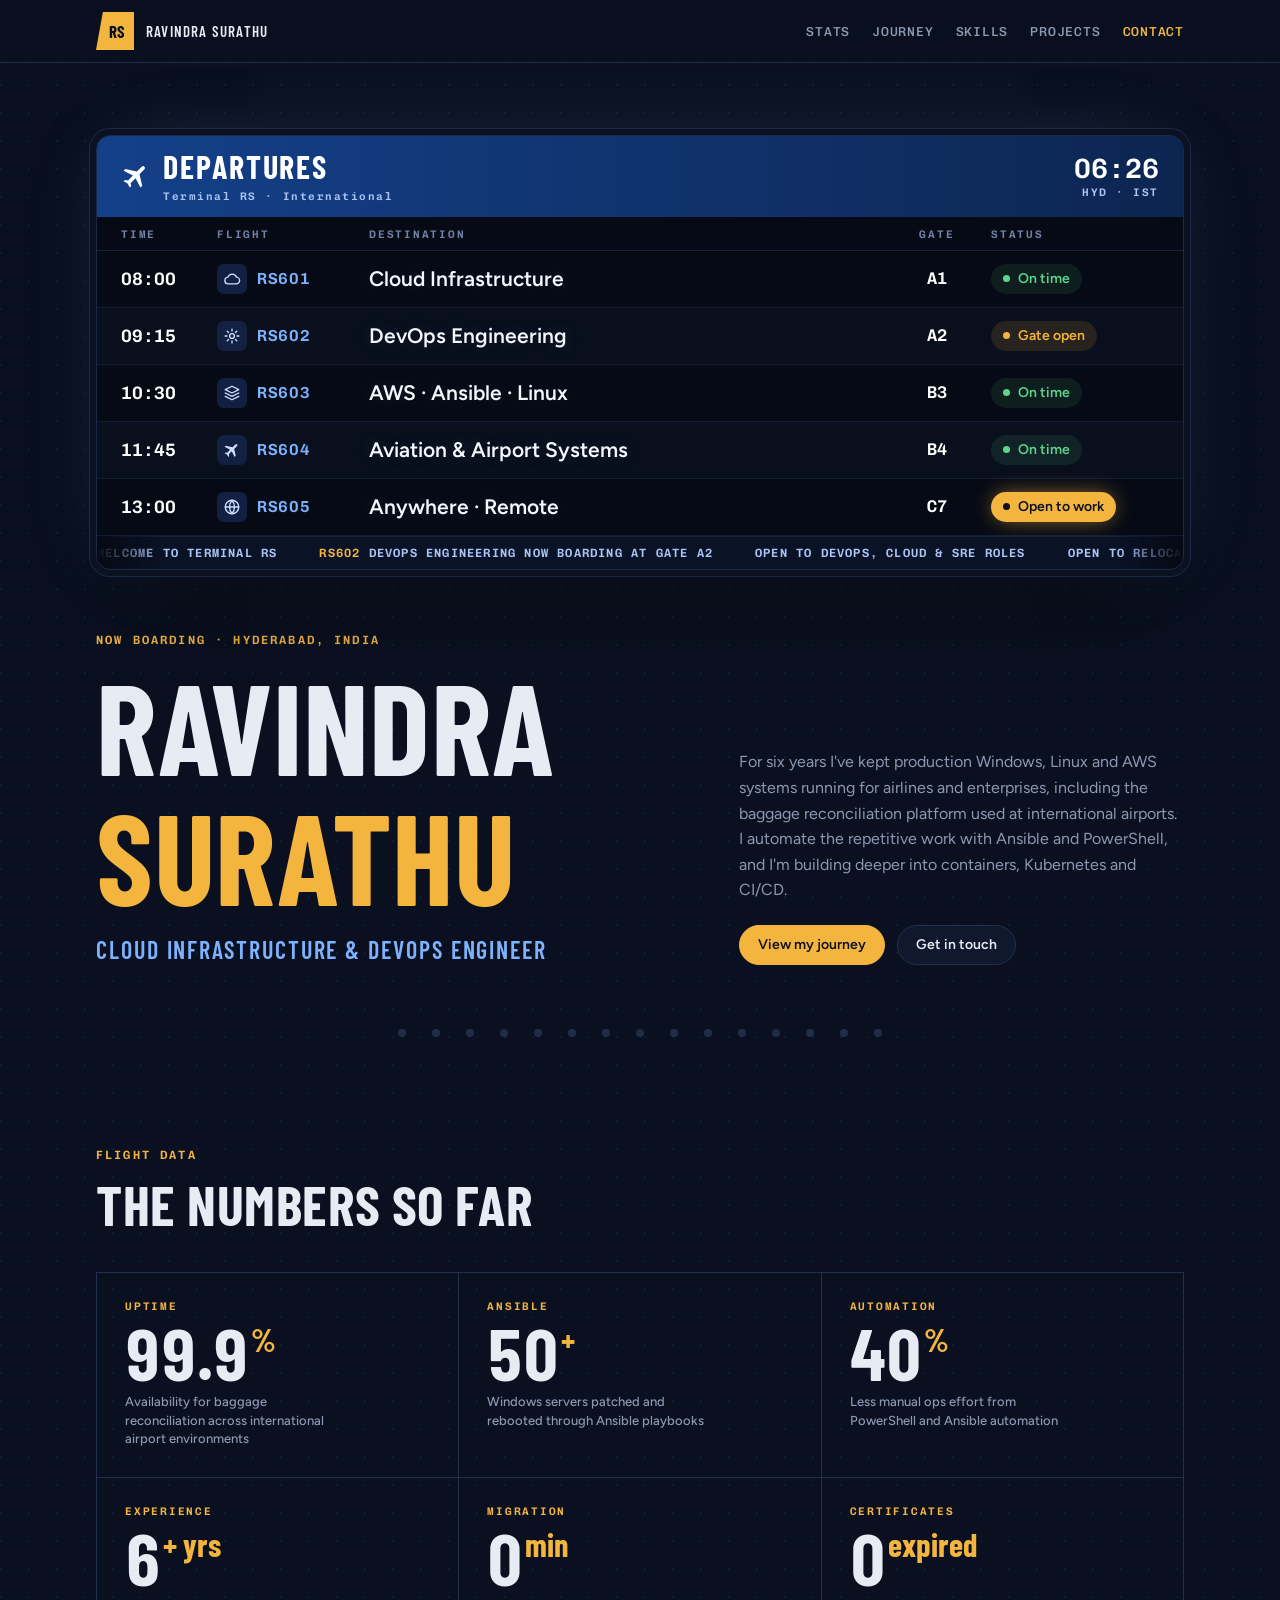
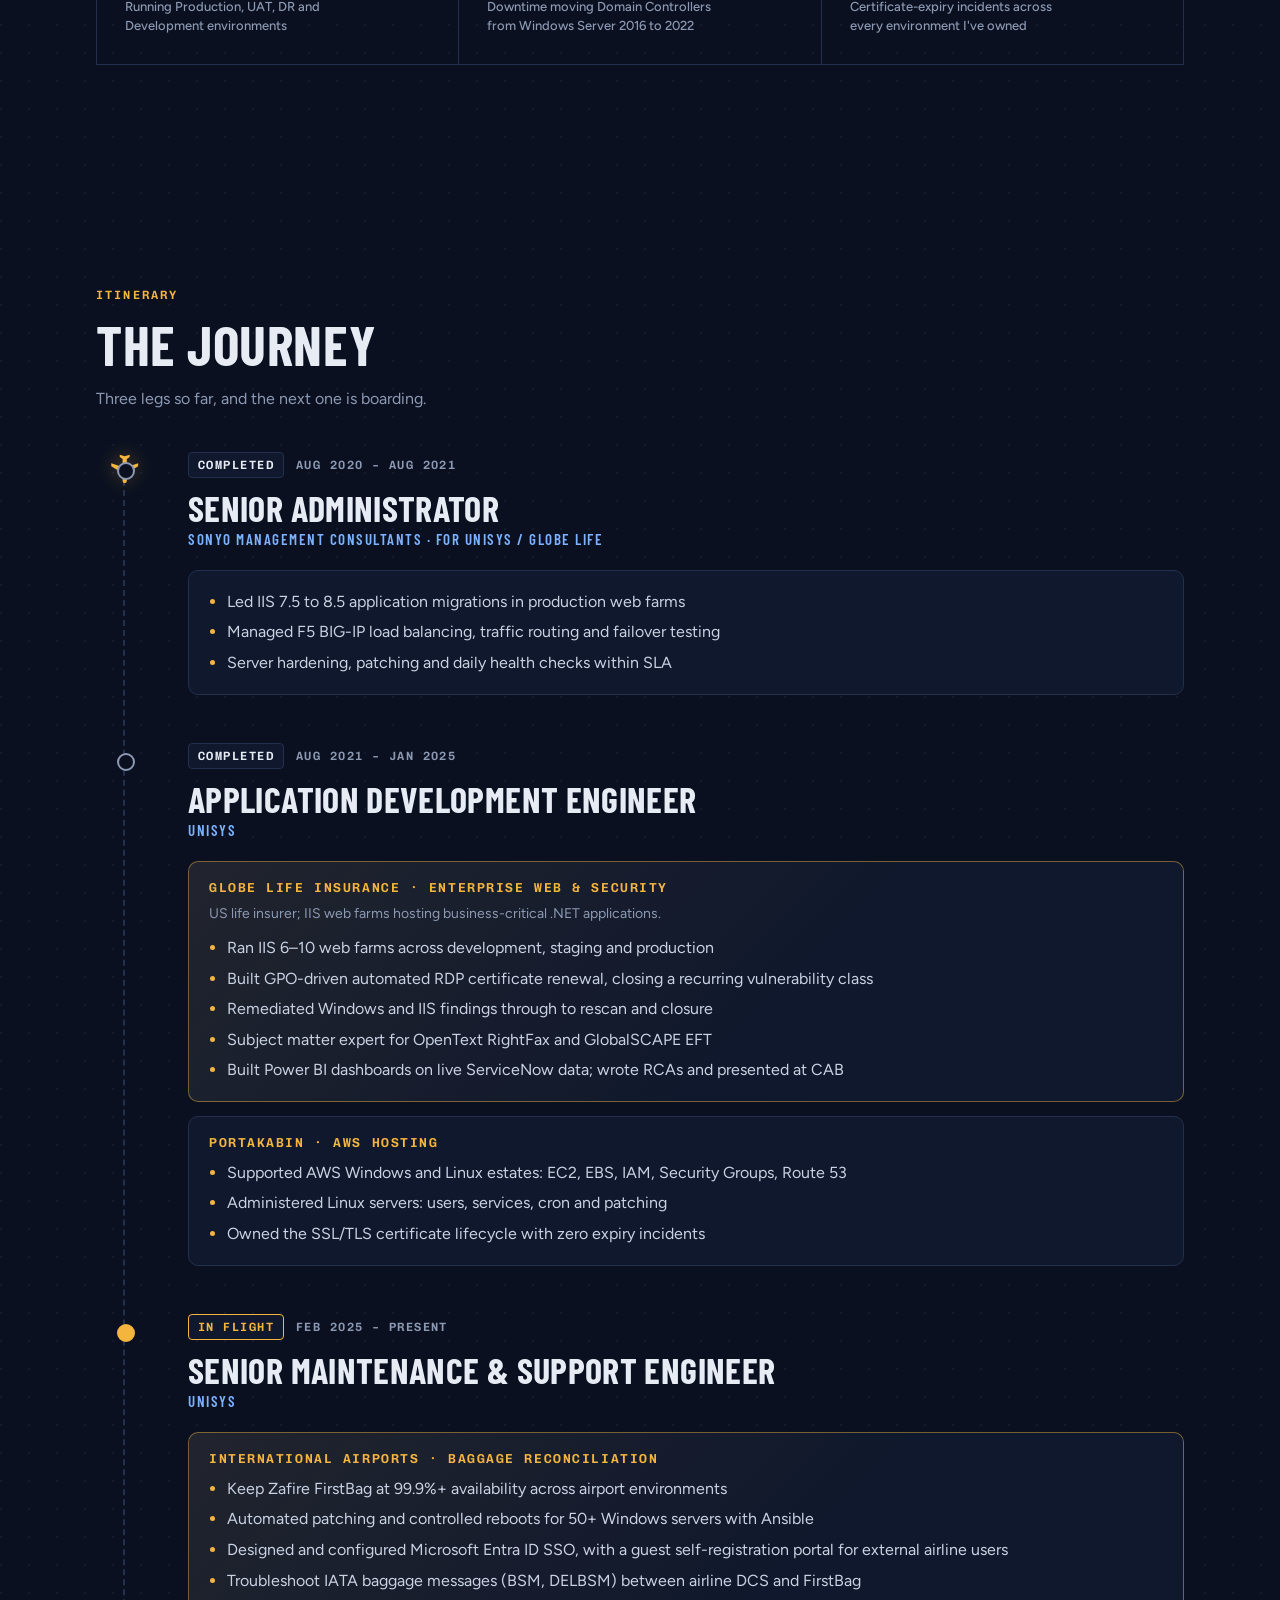
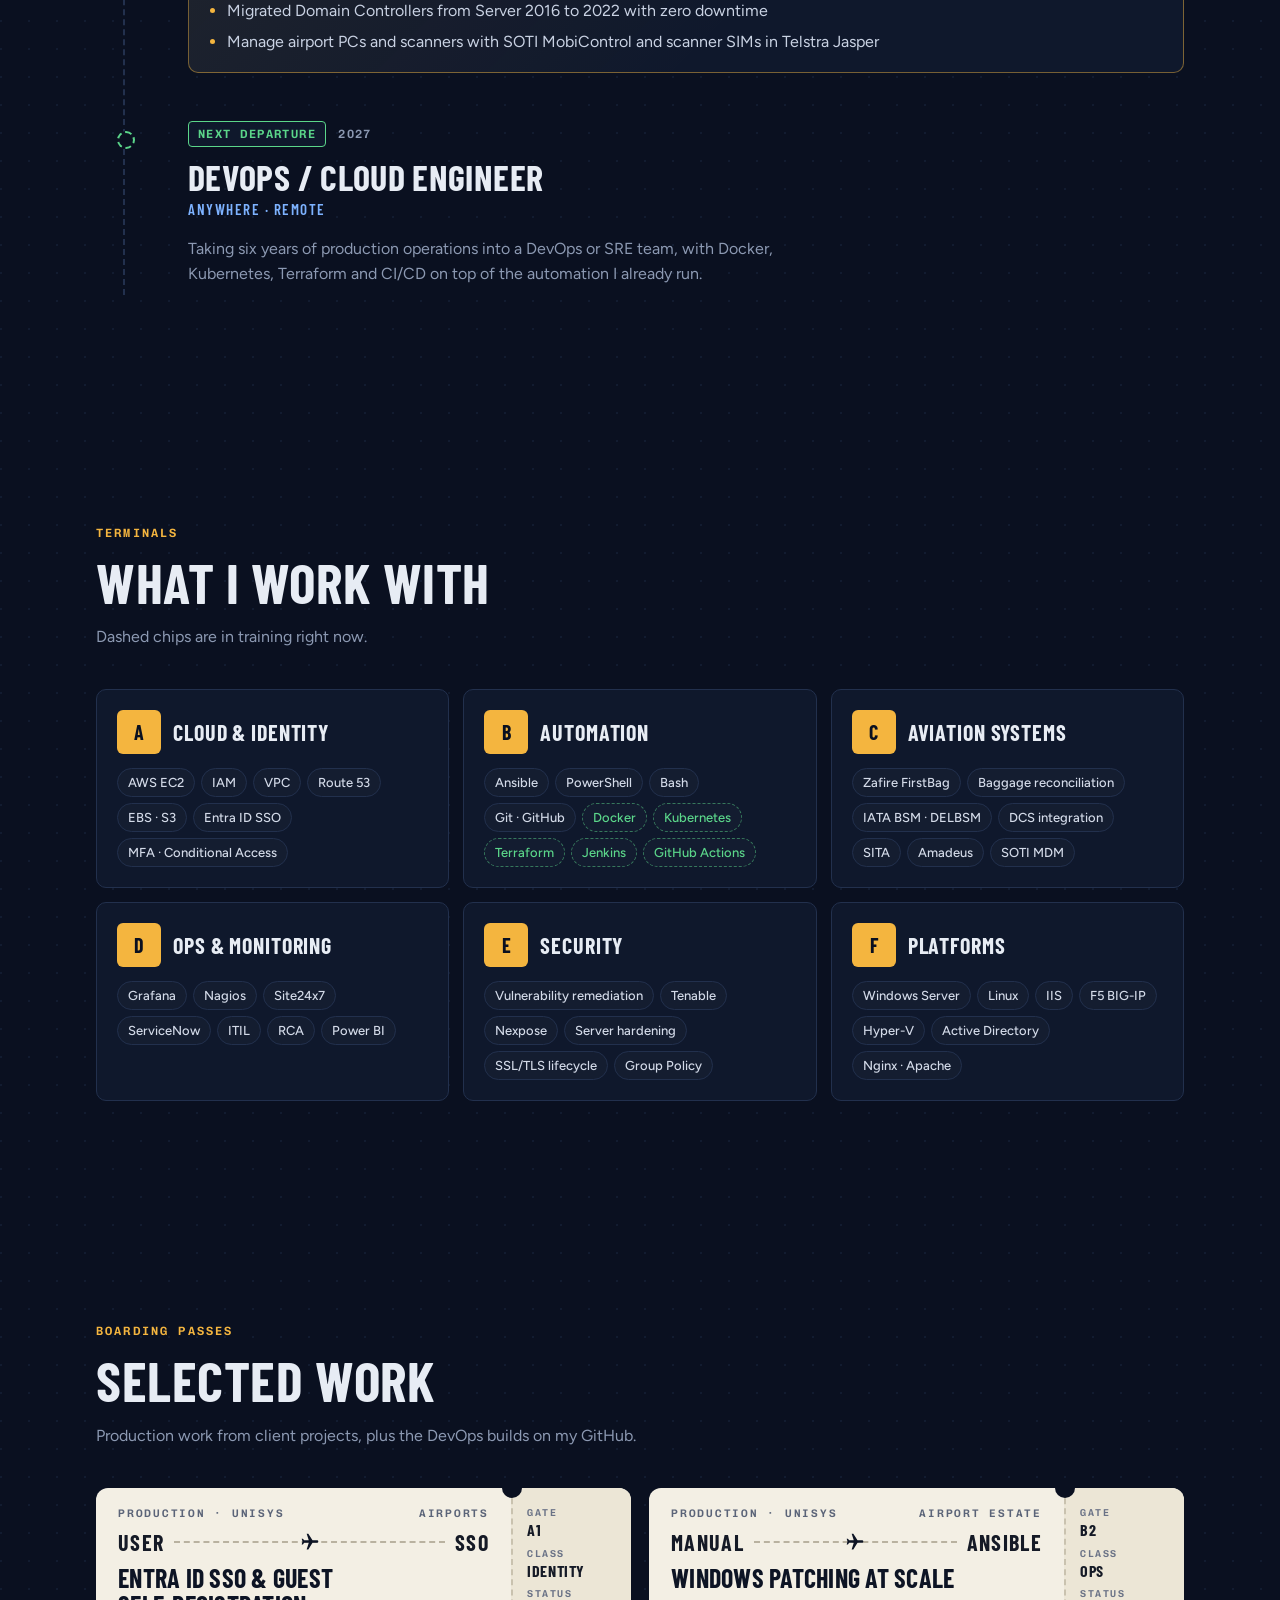
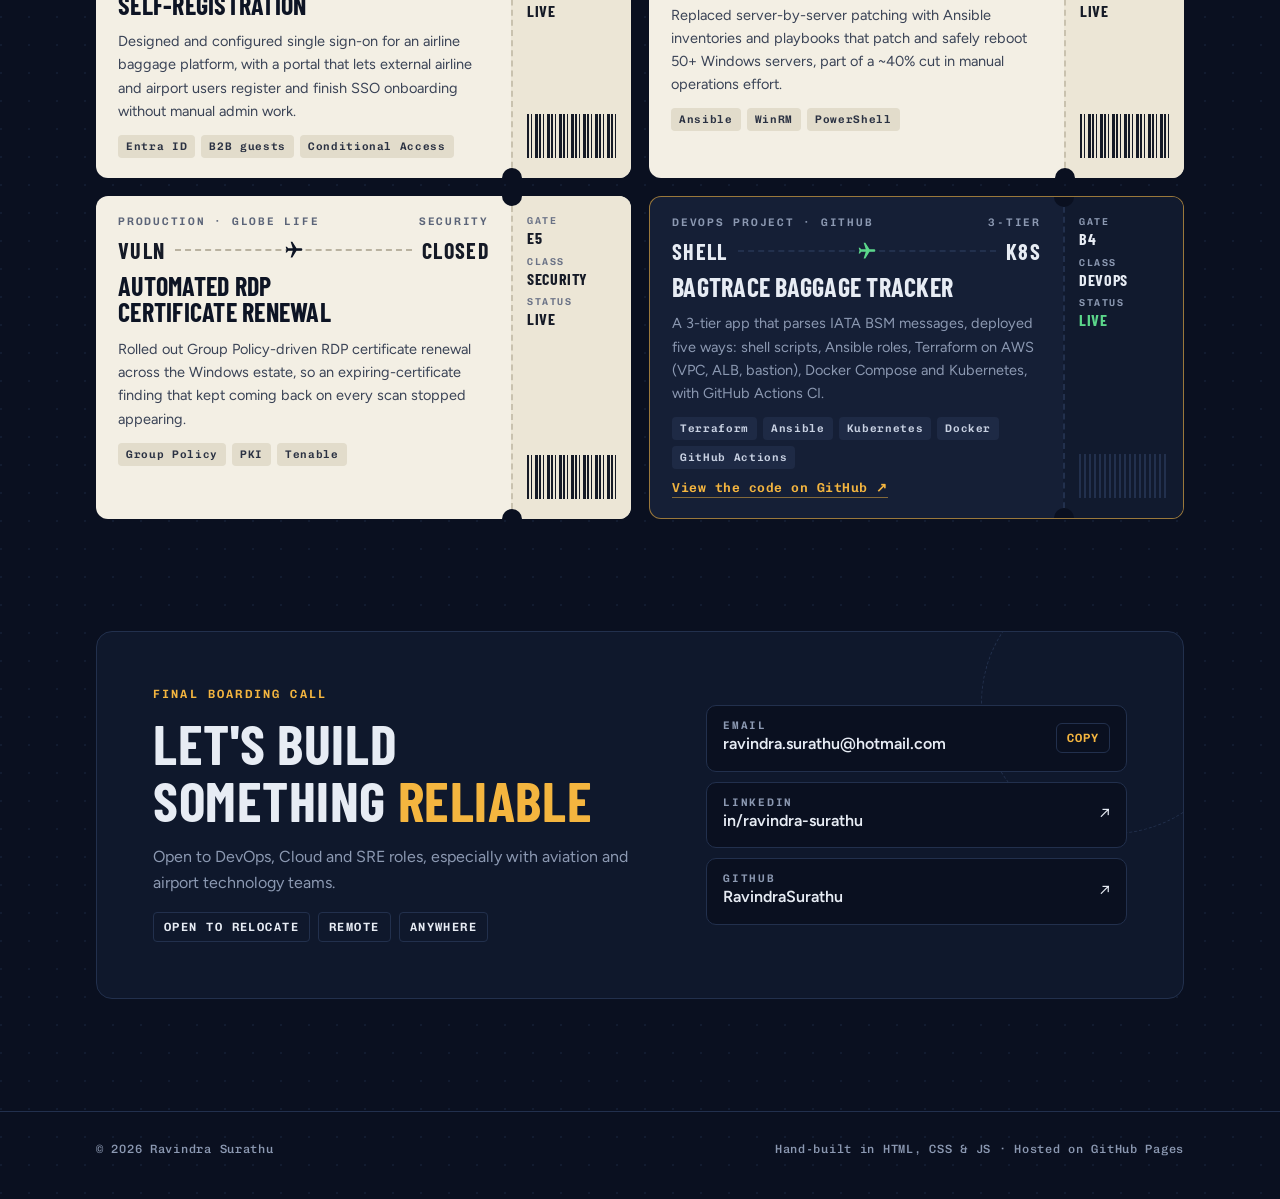
<file: v1/index.html>
<!doctype html>
<html lang="en">
<head>
<meta charset="utf-8">
<meta name="viewport" content="width=device-width, initial-scale=1, viewport-fit=cover">
<title>Ravindra Surathu</title>
<meta name="claude:viewport-fit-sides" content="cover">
<meta name="description" content="Ravindra Surathu – Cloud Infrastructure & DevOps Engineer. AWS, Ansible, Linux & Windows, aviation and airport systems.">
<link rel="preconnect" href="https://fonts.googleapis.com">
<link rel="preconnect" href="https://fonts.gstatic.com" crossorigin>
<link rel="stylesheet" href="https://fonts.googleapis.com/css2?family=Barlow+Condensed:wght@500;600;700&family=Chivo+Mono:wght@400;600&family=Figtree:wght@400;500;600&display=swap">
<style>
/* Layout: an airport at night. Departure board opens the page, then the career reads as a flight itinerary,
   skills as terminals, projects as boarding passes, contact as the final boarding call. Single deliberate dark look. */
:root{
  --night:#0A1020;      /* page ground: night apron */
  --deck:#0F182C;       /* raised surfaces */
  --line:#22304D;       /* hairlines, route */
  --flap:#14171D;       /* split-flap cell */
  --ink:#E7ECF4;        /* primary text */
  --muted:#8C99B2;      /* secondary text */
  --amber:#F4B53F;      /* board amber, the one accent */
  --runway:#7DB2FF;     /* runway edge-light blue, used sparingly */
  --go:#5BD68A;         /* status: on time */
  --display:"Barlow Condensed","Arial Narrow",Arial,sans-serif;
  --body:"Figtree",system-ui,-apple-system,"Segoe UI",sans-serif;
  --mono:"Chivo Mono",ui-monospace,"SFMono-Regular",Menlo,Consolas,monospace;
  color-scheme:dark;
}
*{box-sizing:border-box}
html{scroll-behavior:smooth}
body{margin:0;background:var(--night);color:var(--ink);font:400 16px/1.6 var(--body);
  background-image:radial-gradient(circle at 1px 1px,rgba(125,178,255,.07) 1px,transparent 0);background-size:28px 28px}
body::before{content:"";position:fixed;inset:0 0 auto;height:env(safe-area-inset-top,0px);z-index:10;background:var(--night)}
a{color:inherit}
:focus-visible{outline:2px solid var(--amber);outline-offset:3px;border-radius:4px}
.wrap{max-width:1120px;margin:0 auto;padding-left:max(16px,env(safe-area-inset-left,0px));padding-right:max(16px,env(safe-area-inset-right,0px))}
.eyebrow{font:600 12px/1 var(--mono);letter-spacing:.18em;text-transform:uppercase;color:var(--amber)}
h1,h2,h3{font-family:var(--display);font-weight:700;letter-spacing:.01em;text-wrap:balance;margin:0;line-height:1.02}
h2{font-size:clamp(34px,5vw,56px);text-transform:uppercase}
section{padding-block:clamp(64px,9vw,112px)}
.sec-head{display:grid;gap:14px;margin-bottom:40px;max-width:640px}
.sec-head p{color:var(--muted);margin:0}

/* ---------- nav ---------- */
nav{position:sticky;top:env(safe-area-inset-top,0px);z-index:20;background:rgba(10,16,32,.82);backdrop-filter:blur(10px);border-bottom:1px solid var(--line)}
nav .wrap{display:flex;align-items:center;justify-content:space-between;gap:16px;padding-block:12px}
.mono-mark{display:flex;align-items:center;gap:12px;text-decoration:none}
.fin{width:38px;height:38px;background:var(--amber);color:var(--night);display:grid;place-items:center;
  font:700 17px/1 var(--display);letter-spacing:.02em;clip-path:polygon(18% 0,100% 0,100% 100%,0 100%);padding-left:5px}
.mono-mark span{font:600 15px/1.1 var(--display);letter-spacing:.08em;text-transform:uppercase}
.navlinks{display:flex;gap:22px;font:500 13px/1 var(--mono);letter-spacing:.06em;text-transform:uppercase}
.navlinks a{text-decoration:none;color:var(--muted)}
.navlinks a:hover{color:var(--ink)}
@media (max-width:720px){.navlinks a:not(.keep){display:none}}

/* ---------- hero / departure board ---------- */
.hero{padding-block:clamp(36px,6vw,72px) 0}
.fids{position:relative;background:#060A14;border:1px solid #1B2847;border-radius:14px;overflow:hidden;
  box-shadow:0 0 0 6px #0B1120,0 0 0 7px #1B2847,0 40px 90px -30px rgba(0,0,0,.9),0 0 80px -30px rgba(125,178,255,.35)}
.fids::after{content:"";position:absolute;inset:0;pointer-events:none;
  background:linear-gradient(180deg,transparent 0,rgba(125,178,255,.06) 50%,transparent 100%);height:40%;top:-40%;animation:sweep 6s ease-in-out infinite 1.6s}
@keyframes sweep{0%{top:-40%}60%,100%{top:110%}}
.fids-head{display:flex;justify-content:space-between;align-items:center;gap:12px;flex-wrap:nowrap;padding:14px clamp(14px,2.4vw,24px);
  background:linear-gradient(90deg,#14408A,#0F2E63 70%,#0C2550)}
.fids-title{display:flex;align-items:center;gap:12px}
.fids-title svg{width:30px;height:30px;fill:#fff;transform:rotate(45deg)}
.fids-title b{font:700 clamp(21px,3.2vw,32px)/1 var(--display);letter-spacing:.06em;color:#fff;text-transform:uppercase}
.fids-title small{display:block;font:600 11px/1.2 var(--mono);letter-spacing:.14em;color:#A9C4F5;margin-top:3px}
.clock{font:600 clamp(20px,2.6vw,28px)/1 var(--mono);color:#fff;font-variant-numeric:tabular-nums;text-align:right}
.clock small{display:block;font-size:11px;color:#A9C4F5;letter-spacing:.14em;margin-top:4px}
.f-grid{display:grid;grid-template-columns:76px 132px minmax(0,1fr) 68px 168px;align-items:center;gap:0 clamp(10px,1.6vw,20px);padding:0 clamp(14px,2.4vw,24px)}
.f-cols{font:600 11px/1 var(--mono);letter-spacing:.16em;color:#6F82A8;text-transform:uppercase;padding-block:12px 10px;border-bottom:1px solid #16213B}
.f-row{padding-block:13px;border-bottom:1px solid #121C33;animation:rowIn .7s cubic-bezier(.2,.75,.2,1) both;animation-delay:calc(var(--i)*140ms + 200ms)}
.f-row:nth-child(odd){background:rgba(125,178,255,.035)}
@keyframes rowIn{from{opacity:0;transform:translateX(28px)}to{opacity:1;transform:none}}
.f-time{font:600 18px/1 var(--mono);color:#fff;font-variant-numeric:tabular-nums}
.f-fl{display:flex;align-items:center;gap:10px;font:600 16px/1 var(--mono);color:var(--runway);letter-spacing:.04em}
.f-ic{width:30px;height:30px;border-radius:7px;display:grid;place-items:center;background:#122041;color:#CFE0FF;flex:none}
.f-ic svg{width:18px;height:18px;fill:none;stroke:currentColor;stroke-width:1.8;stroke-linecap:round;stroke-linejoin:round}
.f-ic svg.solid{fill:currentColor;stroke:none}
.f-dest{font:600 clamp(17px,1.9vw,21px)/1.15 var(--body);color:#F4F7FC;min-width:0;text-shadow:0 0 18px rgba(125,178,255,.18)}
.f-gate{font:600 17px/1 var(--mono);color:#fff;text-align:center}
.f-st{justify-self:start;display:inline-flex;align-items:center;gap:8px;font:600 14px/1 var(--body);padding:8px 12px;border-radius:999px;white-space:nowrap}
.f-st::before{content:"";width:7px;height:7px;border-radius:50%;background:currentColor}
.st-go{color:var(--go);background:rgba(91,214,138,.1)}
.st-board{color:var(--amber);background:rgba(244,181,63,.12)}
.st-board::before{animation:pulse 1.2s ease-in-out infinite}
.st-open{color:var(--night);background:var(--amber);box-shadow:0 0 22px -4px rgba(244,181,63,.7)}
.st-open::before{background:var(--night)}
@keyframes pulse{50%{opacity:.2}}
.ticker{display:flex;overflow:hidden;background:#0A1226;border-top:1px solid #16213B;padding-block:10px;font:600 12px/1 var(--mono);letter-spacing:.1em;color:#A9C4F5;text-transform:uppercase;
  -webkit-mask-image:linear-gradient(90deg,transparent,#000 6%,#000 94%,transparent);mask-image:linear-gradient(90deg,transparent,#000 6%,#000 94%,transparent)}
.ticker div{display:flex;gap:42px;padding-right:42px;flex:none;animation:marquee 38s linear infinite}
.ticker span{white-space:nowrap}
.ticker em{font-style:normal;color:var(--amber)}
@keyframes marquee{to{transform:translateX(-100%)}}
@media (max-width:700px){
  .f-cols{display:none}
  .f-grid{grid-template-columns:minmax(0,1fr) auto;grid-template-areas:"fl st" "dest dest";gap:8px 10px}
  .f-time,.f-gate{display:none}
  .f-fl{grid-area:fl}.f-st{grid-area:st;justify-self:end}.f-dest{grid-area:dest;padding-left:40px}
}

.ident{display:grid;grid-template-columns:minmax(0,1.3fr) minmax(0,1fr);gap:clamp(24px,5vw,64px);align-items:end;margin-top:clamp(36px,6vw,64px)}
.ident h1{font-size:clamp(54px,10vw,128px);text-transform:uppercase;letter-spacing:.005em}
.ident h1 em{font-style:normal;color:var(--amber)}
.role{font:600 clamp(18px,2.2vw,24px)/1.25 var(--display);letter-spacing:.08em;text-transform:uppercase;color:var(--runway);margin-top:14px}
.ident p{margin:0;color:var(--muted);max-width:46ch}
.ctas{display:flex;gap:12px;flex-wrap:wrap;margin-top:22px}
.btn{display:inline-flex;align-items:center;gap:10px;padding:12px 18px;border-radius:999px;text-decoration:none;font:600 14px/1 var(--body);border:1px solid var(--line);background:var(--deck);color:var(--ink);cursor:pointer;transition:transform .2s,border-color .2s}
.btn:hover{transform:translateY(-2px);border-color:var(--muted)}
.btn.primary{background:var(--amber);color:var(--night);border-color:var(--amber)}
@media (max-width:760px){.ident{grid-template-columns:1fr}}

/* runway approach lights */
.runway{display:flex;justify-content:center;gap:clamp(10px,2.4vw,26px);padding-block:clamp(40px,6vw,64px) 0}
.runway i{width:8px;height:8px;border-radius:50%;background:var(--runway);opacity:.18;box-shadow:0 0 0 0 transparent;animation:approach 2.6s infinite}
@keyframes approach{0%,100%{opacity:.18;box-shadow:none}8%{opacity:1;box-shadow:0 0 14px 3px rgba(125,178,255,.7)}22%{opacity:.18;box-shadow:none}}

/* ---------- stats ---------- */
.stats{display:grid;grid-template-columns:repeat(3,minmax(0,1fr));border-top:1px solid var(--line);border-left:1px solid var(--line)}
.stat{padding:28px clamp(16px,2.4vw,28px);border-right:1px solid var(--line);border-bottom:1px solid var(--line);display:grid;gap:8px;align-content:start}
.stat b{font:700 clamp(44px,6vw,72px)/.9 var(--display);color:var(--ink);font-variant-numeric:tabular-nums}
.stat b sup{font-size:.45em;color:var(--amber);vertical-align:.9em;margin-left:2px}
.stat > span:not(.code){font:500 13px/1.45 var(--body);color:var(--muted);max-width:28ch}
.stat .code{font:600 11px/1 var(--mono);letter-spacing:.16em;color:var(--amber)}
@media (max-width:760px){.stats{grid-template-columns:repeat(2,minmax(0,1fr))}}
@media (max-width:420px){.stats{grid-template-columns:1fr}}

/* ---------- journey ---------- */
.journey{display:grid;grid-template-columns:56px minmax(0,1fr);gap:0 clamp(16px,3vw,36px);position:relative}
.track{position:relative;grid-row:1/span 10}
.track::before{content:"";position:absolute;left:50%;top:8px;bottom:8px;border-left:2px dashed var(--line);transform:translateX(-1px)}
.plane{position:absolute;left:50%;top:0;width:34px;height:34px;transform:translate(-50%,0) rotate(180deg);fill:var(--amber);transition:top .15s linear;filter:drop-shadow(0 0 10px rgba(244,181,63,.45))}
.leg{padding-bottom:48px;position:relative}
.leg::before{content:"";position:absolute;left:calc(-1*clamp(16px,3vw,36px) - 28px - 7px);top:10px;width:14px;height:14px;border-radius:50%;background:var(--night);border:2px solid var(--muted)}
.leg.now::before{border-color:var(--amber);background:var(--amber)}
.leg.next::before{border-color:var(--go);border-style:dashed}
.leg-meta{display:flex;gap:12px;flex-wrap:wrap;align-items:center;font:600 12px/1 var(--mono);letter-spacing:.12em;text-transform:uppercase;color:var(--muted)}
.leg-meta .pill{padding:6px 9px;border-radius:4px;background:var(--deck);border:1px solid var(--line);color:var(--ink)}
.leg.now .pill{border-color:var(--amber);color:var(--amber)}
.leg.next .pill{border-color:var(--go);color:var(--go)}
.leg h3{font-size:clamp(26px,3.4vw,36px);text-transform:uppercase;margin:12px 0 4px}
.leg .co{color:var(--runway);font:600 15px/1.3 var(--display);letter-spacing:.1em;text-transform:uppercase}
.clients{display:grid;gap:14px;margin-top:20px}
.client{background:var(--deck);border:1px solid var(--line);border-radius:10px;padding:18px 20px}
.client h4{margin:0 0 8px;font:600 13px/1.3 var(--mono);letter-spacing:.12em;text-transform:uppercase;color:var(--amber)}
.client ul{margin:0;padding-left:18px;color:#C9D2E3;display:grid;gap:5px}
.client li::marker{color:var(--amber)}
.client.feature{border-color:rgba(244,181,63,.45);background:linear-gradient(135deg,rgba(244,181,63,.08),transparent 60%),var(--deck)}
.client .tagline{font-size:14px;color:var(--muted);margin:-2px 0 10px}

/* ---------- skills ---------- */
.terminals{display:grid;grid-template-columns:repeat(3,minmax(0,1fr));gap:14px}
.terminal{background:var(--deck);border:1px solid var(--line);border-radius:10px;padding:20px;display:grid;gap:14px;align-content:start;transition:border-color .25s}
.terminal:hover{border-color:var(--muted)}
.t-head{display:flex;align-items:center;gap:12px}
.t-gate{width:44px;height:44px;border-radius:6px;background:var(--amber);color:var(--night);display:grid;place-items:center;font:700 20px/1 var(--display);flex:none}
.t-head h3{font-size:22px;text-transform:uppercase;letter-spacing:.04em}
.chips{display:flex;flex-wrap:wrap;gap:6px}
.chip{font:500 13px/1 var(--body);padding:7px 10px;border-radius:999px;border:1px solid var(--line);color:#D3DAE8;background:rgba(255,255,255,.02)}
.chip.learn{border-style:dashed;color:var(--go);border-color:rgba(91,214,138,.5)}
@media (max-width:900px){.terminals{grid-template-columns:repeat(2,minmax(0,1fr))}}
@media (max-width:560px){.terminals{grid-template-columns:1fr}}

/* ---------- boarding passes ---------- */
.passes{display:grid;grid-template-columns:repeat(2,minmax(0,1fr));gap:18px}
.pass{display:grid;grid-template-columns:minmax(0,1fr) 120px;background:#F3EFE4;color:#151A26;border-radius:12px;overflow:hidden;position:relative;transition:transform .3s}
.pass:hover{transform:translateY(-4px) rotate(-.4deg)}
.pass-main{padding:20px 22px;display:grid;gap:12px;align-content:start}
.pass-top{display:flex;justify-content:space-between;gap:10px;font:600 11px/1 var(--mono);letter-spacing:.16em;text-transform:uppercase;color:#5B6478}
.pass h3{font-size:26px;text-transform:uppercase;color:#0D1424}
.pass p{margin:0;font-size:14.5px;color:#3A4356}
.route{display:flex;align-items:center;gap:10px;font:700 22px/1 var(--display);letter-spacing:.06em}
.route .dash{flex:1;border-top:2px dashed #B9B2A0;position:relative}
.route .dash svg{position:absolute;left:50%;top:-11px;width:20px;height:20px;transform:translateX(-50%) rotate(90deg);fill:#0D1424}
.pass .tags{display:flex;flex-wrap:wrap;gap:6px}
.pass .tags span{font:600 11px/1 var(--mono);letter-spacing:.06em;padding:6px 8px;border-radius:4px;background:#E2DCCB;color:#2A3142}
.stub{border-left:2px dashed #C9C2AF;padding:20px 14px;display:grid;align-content:space-between;gap:12px;background:#ECE6D6;position:relative}
.stub::before,.stub::after{content:"";position:absolute;left:-11px;width:20px;height:20px;border-radius:50%;background:var(--night)}
.stub::before{top:-10px}.stub::after{bottom:-10px}
.stub dl{margin:0;display:grid;gap:10px}
.stub dt{font:600 10px/1 var(--mono);letter-spacing:.16em;color:#6A7286}
.stub dd{margin:3px 0 0;font:700 16px/1.1 var(--display);letter-spacing:.04em;text-transform:uppercase}
.barcode{height:44px;background:repeating-linear-gradient(90deg,#151A26 0 2px,transparent 2px 4px,#151A26 4px 5px,transparent 5px 8px,#151A26 8px 11px,transparent 11px 12px)}
.pass.scheduled{background:#151F36;color:var(--ink);border:1px dashed rgba(91,214,138,.55)}
.pass.scheduled h3{color:var(--ink)}
.pass.scheduled p,.pass.scheduled .pass-top{color:var(--muted)}
.pass.scheduled .stub{background:#111A2E;border-left-color:var(--line)}
.pass.scheduled .stub dt{color:var(--muted)}
.pass.scheduled .tags span{background:#1E2A45;color:#C9D2E3}
.pass.scheduled .route .dash{border-color:var(--line)}
.pass.scheduled .route .dash svg{fill:var(--go)}
.pass.live{border:1px solid rgba(244,181,63,.6)}
.pass a.repo{justify-self:start;font:600 13px/1 var(--mono);letter-spacing:.04em;color:var(--amber);text-decoration:none;border-bottom:1px solid rgba(244,181,63,.5);padding-bottom:3px}
.pass a.repo:hover{border-bottom-color:var(--amber)}
.pass.scheduled .barcode{background:repeating-linear-gradient(90deg,var(--line) 0 2px,transparent 2px 5px)}
@media (max-width:820px){.passes{grid-template-columns:1fr}}
@media (max-width:440px){.pass{grid-template-columns:1fr}.stub{border-left:0;border-top:2px dashed #C9C2AF}.stub::before,.stub::after{display:none}}

/* ---------- contact ---------- */
.final{background:var(--deck);border:1px solid var(--line);border-radius:16px;padding:clamp(28px,5vw,56px);display:grid;grid-template-columns:minmax(0,1.2fr) minmax(0,1fr);gap:clamp(24px,4vw,48px);align-items:center;position:relative;overflow:hidden}
.final::after{content:"";position:absolute;right:-60px;top:-60px;width:260px;height:260px;border-radius:50%;border:1px dashed var(--line)}
.final h2 em{font-style:normal;color:var(--amber)}
.final p{color:var(--muted)}
.dest{display:flex;flex-wrap:wrap;gap:8px;margin-top:6px}
.dest span{font:600 12px/1 var(--mono);letter-spacing:.12em;padding:8px 10px;border:1px solid var(--line);border-radius:4px}
.contact-list{display:grid;gap:10px;position:relative;z-index:1}
.contact-row{display:flex;align-items:center;justify-content:space-between;gap:12px;padding:14px 16px;border:1px solid var(--line);border-radius:10px;background:var(--night);text-decoration:none;min-width:0}
.contact-row .k{font:600 11px/1 var(--mono);letter-spacing:.16em;color:var(--muted);text-transform:uppercase}
.contact-row .v{font-weight:600;overflow-wrap:anywhere;user-select:all}
.contact-row button{font:600 12px/1 var(--mono);letter-spacing:.08em;background:none;border:1px solid var(--line);color:var(--amber);padding:8px 10px;border-radius:6px;cursor:pointer;flex:none}
a.contact-row:hover{border-color:var(--muted)}
@media (max-width:760px){.final{grid-template-columns:1fr}}

footer{padding-block:28px 40px;border-top:1px solid var(--line);color:var(--muted);font:500 12px/1.6 var(--mono);letter-spacing:.06em}
footer .wrap{display:flex;justify-content:space-between;gap:12px;flex-wrap:wrap}

/* reveal: only applied by script to elements below the fold */
.pre{opacity:0;transform:translateY(18px)}
.shown{opacity:1;transform:none;transition:opacity .7s ease,transform .7s ease}

@media (prefers-reduced-motion:reduce){
  *,*::before,*::after{animation:none!important;transition:none!important}
  html{scroll-behavior:auto}
}
</style>
</head>
<body>

<nav>
  <div class="wrap">
    <a class="mono-mark" href="#top" aria-label="Ravindra Surathu, back to top"><div class="fin">RS</div><span>Ravindra Surathu</span></a>
    <div class="navlinks">
      <a href="#stats">Stats</a><a href="#journey">Journey</a><a href="#skills">Skills</a><a href="#projects">Projects</a><a class="keep" href="#contact" style="color:var(--amber)">Contact</a>
    </div>
  </div>
</nav>

<header class="hero" id="top">
  <div class="wrap">
    <div class="fids" role="img" aria-label="Departures screen: Cloud Infrastructure on time, DevOps Engineering boarding, AWS Ansible Linux on time, Aviation and Airport Systems on time, Anywhere and Remote open to work">
      <div class="fids-head">
        <div class="fids-title"><svg viewBox="0 0 24 24" aria-hidden="true"><path d="M21 16v-2l-8-5V3.5a1.5 1.5 0 0 0-3 0V9l-8 5v2l8-2.5V19l-2 1.5V22l3.5-1 3.5 1v-1.5L13 19v-5.5z"/></svg><div><b>Departures</b><small>Terminal RS · International</small></div></div>
        <div class="clock"><span id="clock">--:--</span><small>HYD · IST</small></div>
      </div>
      <div aria-hidden="true">
        <div class="f-grid f-cols"><span>Time</span><span>Flight</span><span>Destination</span><span style="text-align:center">Gate</span><span>Status</span></div>
          <div class="f-grid f-row" style="--i:0"><span class="f-time">08:00</span><span class="f-fl"><span class="f-ic"><svg viewBox="0 0 24 24"><path d="M7 18.5a4.5 4.5 0 0 1-.4-8.98A6 6 0 0 1 18 9.6a4.45 4.45 0 0 1-.6 8.9z"/></svg></span>RS601</span><span class="f-dest">Cloud Infrastructure</span><span class="f-gate">A1</span><span class="f-st st-go">On time</span></div>
          <div class="f-grid f-row" style="--i:1"><span class="f-time">09:15</span><span class="f-fl"><span class="f-ic"><svg viewBox="0 0 24 24"><circle cx="12" cy="12" r="3.2"/><path d="M12 2.8v2.6M12 18.6v2.6M2.8 12h2.6M18.6 12h2.6M5.5 5.5l1.85 1.85M16.65 16.65l1.85 1.85M5.5 18.5l1.85-1.85M16.65 7.35l1.85-1.85"/></svg></span>RS602</span><span class="f-dest">DevOps Engineering</span><span class="f-gate">A2</span><span class="f-st st-board" id="boardSt">Boarding</span></div>
          <div class="f-grid f-row" style="--i:2"><span class="f-time">10:30</span><span class="f-fl"><span class="f-ic"><svg viewBox="0 0 24 24"><path d="M12 3 3 7.5l9 4.5 9-4.5z"/><path d="m3 12 9 4.5 9-4.5"/><path d="m3 16.5 9 4.5 9-4.5"/></svg></span>RS603</span><span class="f-dest">AWS · Ansible · Linux</span><span class="f-gate">B3</span><span class="f-st st-go">On time</span></div>
          <div class="f-grid f-row" style="--i:3"><span class="f-time">11:45</span><span class="f-fl"><span class="f-ic"><svg class="solid" viewBox="0 0 24 24" style="transform:rotate(45deg)"><path d="M21 16v-2l-8-5V3.5a1.5 1.5 0 0 0-3 0V9l-8 5v2l8-2.5V19l-2 1.5V22l3.5-1 3.5 1v-1.5L13 19v-5.5z"/></svg></span>RS604</span><span class="f-dest">Aviation &amp; Airport Systems</span><span class="f-gate">B4</span><span class="f-st st-go">On time</span></div>
          <div class="f-grid f-row" style="--i:4"><span class="f-time">13:00</span><span class="f-fl"><span class="f-ic"><svg viewBox="0 0 24 24"><circle cx="12" cy="12" r="9"/><path d="M3 12h18"/><path d="M12 3a14 14 0 0 1 0 18a14 14 0 0 1 0-18z"/></svg></span>RS605</span><span class="f-dest">Anywhere · Remote</span><span class="f-gate">C7</span><span class="f-st st-open">Open to work</span></div>
      </div>
      <div class="ticker" aria-hidden="true"><div><span>Welcome to Terminal RS</span><span><em>RS602</em> DevOps Engineering now boarding at gate A2</span><span>Open to DevOps, Cloud &amp; SRE roles</span><span>Open to relocate anywhere · Remote friendly</span><span>Aviation systems: baggage reconciliation · DCS · IATA BSM</span></div><div><span>Welcome to Terminal RS</span><span><em>RS602</em> DevOps Engineering now boarding at gate A2</span><span>Open to DevOps, Cloud &amp; SRE roles</span><span>Open to relocate anywhere · Remote friendly</span><span>Aviation systems: baggage reconciliation · DCS · IATA BSM</span></div></div>
    </div>

    <div class="ident">
      <div>
        <div class="eyebrow">Now boarding · Hyderabad, India</div>
        <h1 style="margin-top:14px">Ravindra<br><em>Surathu</em></h1>
        <div class="role">Cloud Infrastructure &amp; DevOps Engineer</div>
      </div>
      <div>
        <p>For six years I've kept production Windows, Linux and AWS systems running for airlines and enterprises, including the baggage reconciliation platform used at international airports. I automate the repetitive work with Ansible and PowerShell, and I'm building deeper into containers, Kubernetes and CI/CD.</p>
        <div class="ctas">
          <a class="btn primary" href="#journey">View my journey</a>
          <a class="btn" href="#contact">Get in touch</a>
        </div>
      </div>
    </div>
  </div>
  <div class="runway" aria-hidden="true" id="runway"></div>
</header>

<main>
<section id="stats">
  <div class="wrap">
    <div class="sec-head"><div class="eyebrow">Flight data</div><h2>The numbers so far</h2></div>
    <div class="stats">
      <div class="stat"><span class="code">UPTIME</span><b><span class="count" data-to="99.9" data-dec="1">99.9</span><sup>%</sup></b><span>Availability for baggage reconciliation across international airport environments</span></div>
      <div class="stat"><span class="code">ANSIBLE</span><b><span class="count" data-to="50">50</span><sup>+</sup></b><span>Windows servers patched and rebooted through Ansible playbooks</span></div>
      <div class="stat"><span class="code">AUTOMATION</span><b><span class="count" data-to="40">40</span><sup>%</sup></b><span>Less manual ops effort from PowerShell and Ansible automation</span></div>
      <div class="stat"><span class="code">EXPERIENCE</span><b><span class="count" data-to="6">6</span><sup>+ yrs</sup></b><span>Running Production, UAT, DR and Development environments</span></div>
      <div class="stat"><span class="code">MIGRATION</span><b><span class="count" data-to="0">0</span><sup>min</sup></b><span>Downtime moving Domain Controllers from Windows Server 2016 to 2022</span></div>
      <div class="stat"><span class="code">CERTIFICATES</span><b><span class="count" data-to="0">0</span><sup>expired</sup></b><span>Certificate-expiry incidents across every environment I've owned</span></div>
    </div>
  </div>
</section>

<section id="journey">
  <div class="wrap">
    <div class="sec-head"><div class="eyebrow">Itinerary</div><h2>The journey</h2><p>Three legs so far, and the next one is boarding.</p></div>
    <div class="journey" id="journeyEl">
      <div class="track" aria-hidden="true"><svg class="plane" id="plane" viewBox="0 0 24 24"><path d="M21 16v-2l-8-5V3.5a1.5 1.5 0 0 0-3 0V9l-8 5v2l8-2.5V19l-2 1.5V22l3.5-1 3.5 1v-1.5L13 19v-5.5z"/></svg></div>

      <article class="leg">
        <div class="leg-meta"><span class="pill">Completed</span><span>Aug 2020 – Aug 2021</span></div>
        <h3>Senior Administrator</h3>
        <div class="co">Sonyo Management Consultants · for Unisys / Globe Life</div>
        <div class="clients">
          <div class="client">
            <ul>
              <li>Led IIS 7.5 to 8.5 application migrations in production web farms</li>
              <li>Managed F5 BIG-IP load balancing, traffic routing and failover testing</li>
              <li>Server hardening, patching and daily health checks within SLA</li>
            </ul>
          </div>
        </div>
      </article>

      <article class="leg">
        <div class="leg-meta"><span class="pill">Completed</span><span>Aug 2021 – Jan 2025</span></div>
        <h3>Application Development Engineer</h3>
        <div class="co">Unisys</div>
        <div class="clients">
          <div class="client feature">
            <h4>Globe Life Insurance · Enterprise web &amp; security</h4>
            <p class="tagline">US life insurer; IIS web farms hosting business-critical .NET applications.</p>
            <ul>
              <li>Ran IIS 6–10 web farms across development, staging and production</li>
              <li>Built GPO-driven automated RDP certificate renewal, closing a recurring vulnerability class</li>
              <li>Remediated Windows and IIS findings through to rescan and closure</li>
              <li>Subject matter expert for OpenText RightFax and GlobalSCAPE EFT</li>
              <li>Built Power BI dashboards on live ServiceNow data; wrote RCAs and presented at CAB</li>
            </ul>
          </div>
          <div class="client">
            <h4>Portakabin · AWS hosting</h4>
            <ul>
              <li>Supported AWS Windows and Linux estates: EC2, EBS, IAM, Security Groups, Route 53</li>
              <li>Administered Linux servers: users, services, cron and patching</li>
              <li>Owned the SSL/TLS certificate lifecycle with zero expiry incidents</li>
            </ul>
          </div>
        </div>
      </article>

      <article class="leg now">
        <div class="leg-meta"><span class="pill">In flight</span><span>Feb 2025 – Present</span></div>
        <h3>Senior Maintenance &amp; Support Engineer</h3>
        <div class="co">Unisys</div>
        <div class="clients">
          <div class="client feature">
            <h4>International airports · Baggage reconciliation</h4>
            <ul>
              <li>Keep Zafire FirstBag at 99.9%+ availability across airport environments</li>
              <li>Automated patching and controlled reboots for 50+ Windows servers with Ansible</li>
              <li>Designed and configured Microsoft Entra ID SSO, with a guest self-registration portal for external airline users</li>
              <li>Troubleshoot IATA baggage messages (BSM, DELBSM) between airline DCS and FirstBag</li>
              <li>Migrated Domain Controllers from Server 2016 to 2022 with zero downtime</li>
              <li>Manage airport PCs and scanners with SOTI MobiControl and scanner SIMs in Telstra Jasper</li>
            </ul>
          </div>
        </div>
      </article>

      <article class="leg next" style="padding-bottom:0">
        <div class="leg-meta"><span class="pill">Next departure</span><span>2027</span></div>
        <h3>DevOps / Cloud Engineer</h3>
        <div class="co">Anywhere · Remote</div>
        <p style="color:var(--muted);max-width:60ch">Taking six years of production operations into a DevOps or SRE team, with Docker, Kubernetes, Terraform and CI/CD on top of the automation I already run.</p>
      </article>
    </div>
  </div>
</section>

<section id="skills">
  <div class="wrap">
    <div class="sec-head"><div class="eyebrow">Terminals</div><h2>What I work with</h2><p>Dashed chips are in training right now.</p></div>
    <div class="terminals">
      <div class="terminal"><div class="t-head"><div class="t-gate">A</div><h3>Cloud &amp; identity</h3></div><div class="chips"><span class="chip">AWS EC2</span><span class="chip">IAM</span><span class="chip">VPC</span><span class="chip">Route 53</span><span class="chip">EBS · S3</span><span class="chip">Entra ID SSO</span><span class="chip">MFA · Conditional Access</span></div></div>
      <div class="terminal"><div class="t-head"><div class="t-gate">B</div><h3>Automation</h3></div><div class="chips"><span class="chip">Ansible</span><span class="chip">PowerShell</span><span class="chip">Bash</span><span class="chip">Git · GitHub</span><span class="chip learn">Docker</span><span class="chip learn">Kubernetes</span><span class="chip learn">Terraform</span><span class="chip learn">Jenkins</span><span class="chip learn">GitHub Actions</span></div></div>
      <div class="terminal"><div class="t-head"><div class="t-gate">C</div><h3>Aviation systems</h3></div><div class="chips"><span class="chip">Zafire FirstBag</span><span class="chip">Baggage reconciliation</span><span class="chip">IATA BSM · DELBSM</span><span class="chip">DCS integration</span><span class="chip">SITA</span><span class="chip">Amadeus</span><span class="chip">SOTI MDM</span></div></div>
      <div class="terminal"><div class="t-head"><div class="t-gate">D</div><h3>Ops &amp; monitoring</h3></div><div class="chips"><span class="chip">Grafana</span><span class="chip">Nagios</span><span class="chip">Site24x7</span><span class="chip">ServiceNow</span><span class="chip">ITIL</span><span class="chip">RCA</span><span class="chip">Power BI</span></div></div>
      <div class="terminal"><div class="t-head"><div class="t-gate">E</div><h3>Security</h3></div><div class="chips"><span class="chip">Vulnerability remediation</span><span class="chip">Tenable</span><span class="chip">Nexpose</span><span class="chip">Server hardening</span><span class="chip">SSL/TLS lifecycle</span><span class="chip">Group Policy</span></div></div>
      <div class="terminal"><div class="t-head"><div class="t-gate">F</div><h3>Platforms</h3></div><div class="chips"><span class="chip">Windows Server</span><span class="chip">Linux</span><span class="chip">IIS</span><span class="chip">F5 BIG-IP</span><span class="chip">Hyper-V</span><span class="chip">Active Directory</span><span class="chip">Nginx · Apache</span></div></div>
    </div>
  </div>
</section>

<section id="projects">
  <div class="wrap">
    <div class="sec-head"><div class="eyebrow">Boarding passes</div><h2>Selected work</h2><p>Production work from client projects, plus the DevOps builds on my GitHub.</p></div>
    <div class="passes">
      <article class="pass">
        <div class="pass-main">
          <div class="pass-top"><span>Production · Unisys</span><span>Airports</span></div>
          <div class="route"><span>USER</span><span class="dash"><svg viewBox="0 0 24 24"><path d="M21 16v-2l-8-5V3.5a1.5 1.5 0 0 0-3 0V9l-8 5v2l8-2.5V19l-2 1.5V22l3.5-1 3.5 1v-1.5L13 19v-5.5z"/></svg></span><span>SSO</span></div>
          <h3>Entra ID SSO &amp; guest self-registration</h3>
          <p>Designed and configured single sign-on for an airline baggage platform, with a portal that lets external airline and airport users register and finish SSO onboarding without manual admin work.</p>
          <div class="tags"><span>Entra ID</span><span>B2B guests</span><span>Conditional Access</span></div>
        </div>
        <div class="stub"><dl><div><dt>GATE</dt><dd>A1</dd></div><div><dt>CLASS</dt><dd>Identity</dd></div><div><dt>STATUS</dt><dd>Live</dd></div></dl><div class="barcode" aria-hidden="true"></div></div>
      </article>

      <article class="pass">
        <div class="pass-main">
          <div class="pass-top"><span>Production · Unisys</span><span>Airport estate</span></div>
          <div class="route"><span>MANUAL</span><span class="dash"><svg viewBox="0 0 24 24"><path d="M21 16v-2l-8-5V3.5a1.5 1.5 0 0 0-3 0V9l-8 5v2l8-2.5V19l-2 1.5V22l3.5-1 3.5 1v-1.5L13 19v-5.5z"/></svg></span><span>ANSIBLE</span></div>
          <h3>Windows patching at scale</h3>
          <p>Replaced server-by-server patching with Ansible inventories and playbooks that patch and safely reboot 50+ Windows servers, part of a ~40% cut in manual operations effort.</p>
          <div class="tags"><span>Ansible</span><span>WinRM</span><span>PowerShell</span></div>
        </div>
        <div class="stub"><dl><div><dt>GATE</dt><dd>B2</dd></div><div><dt>CLASS</dt><dd>Ops</dd></div><div><dt>STATUS</dt><dd>Live</dd></div></dl><div class="barcode" aria-hidden="true"></div></div>
      </article>

      <article class="pass">
        <div class="pass-main">
          <div class="pass-top"><span>Production · Globe Life</span><span>Security</span></div>
          <div class="route"><span>VULN</span><span class="dash"><svg viewBox="0 0 24 24"><path d="M21 16v-2l-8-5V3.5a1.5 1.5 0 0 0-3 0V9l-8 5v2l8-2.5V19l-2 1.5V22l3.5-1 3.5 1v-1.5L13 19v-5.5z"/></svg></span><span>CLOSED</span></div>
          <h3>Automated RDP certificate renewal</h3>
          <p>Rolled out Group Policy-driven RDP certificate renewal across the Windows estate, so an expiring-certificate finding that kept coming back on every scan stopped appearing.</p>
          <div class="tags"><span>Group Policy</span><span>PKI</span><span>Tenable</span></div>
        </div>
        <div class="stub"><dl><div><dt>GATE</dt><dd>E5</dd></div><div><dt>CLASS</dt><dd>Security</dd></div><div><dt>STATUS</dt><dd>Live</dd></div></dl><div class="barcode" aria-hidden="true"></div></div>
      </article>

      <article class="pass scheduled live">
        <div class="pass-main">
          <div class="pass-top"><span>DevOps project · GitHub</span><span>3-tier</span></div>
          <div class="route"><span>SHELL</span><span class="dash"><svg viewBox="0 0 24 24"><path d="M21 16v-2l-8-5V3.5a1.5 1.5 0 0 0-3 0V9l-8 5v2l8-2.5V19l-2 1.5V22l3.5-1 3.5 1v-1.5L13 19v-5.5z"/></svg></span><span>K8S</span></div>
          <h3>BagTrace baggage tracker</h3>
          <p>A 3-tier app that parses IATA BSM messages, deployed five ways: shell scripts, Ansible roles, Terraform on AWS (VPC, ALB, bastion), Docker Compose and Kubernetes, with GitHub Actions CI.</p>
          <div class="tags"><span>Terraform</span><span>Ansible</span><span>Kubernetes</span><span>Docker</span><span>GitHub Actions</span></div>
          <a class="repo" href="https://github.com/RavindraSurathu/bagtrace-devops" target="_blank" rel="noopener">View the code on GitHub ↗</a>
        </div>
        <div class="stub"><dl><div><dt>GATE</dt><dd>B4</dd></div><div><dt>CLASS</dt><dd>DevOps</dd></div><div><dt>STATUS</dt><dd style="color:var(--go)">Live</dd></div></dl><div class="barcode" aria-hidden="true"></div></div>
      </article>
    </div>
  </div>
</section>

<section id="contact" style="padding-top:0">
  <div class="wrap">
    <div class="final">
      <div>
        <div class="eyebrow">Final boarding call</div>
        <h2 style="margin-top:14px">Let's build something <em>reliable</em></h2>
        <p>Open to DevOps, Cloud and SRE roles, especially with aviation and airport technology teams.</p>
        <div class="dest"><span>OPEN TO RELOCATE</span><span>REMOTE</span><span>ANYWHERE</span></div>
      </div>
      <div class="contact-list">
        <div class="contact-row"><div><div class="k">Email</div><div class="v" id="email">ravindra.surathu@hotmail.com</div></div><button type="button" id="copyBtn">COPY</button></div>
        <a class="contact-row" href="https://www.linkedin.com/in/ravindra-surathu/" target="_blank" rel="noopener"><div><div class="k">LinkedIn</div><div class="v">in/ravindra-surathu</div></div><span aria-hidden="true">↗</span></a>
        <a class="contact-row" href="https://github.com/RavindraSurathu" target="_blank" rel="noopener"><div><div class="k">GitHub</div><div class="v">RavindraSurathu</div></div><span aria-hidden="true">↗</span></a>
      </div>
    </div>
  </div>
</section>
</main>

<footer><div class="wrap"><span>© 2026 Ravindra Surathu</span><span>Hand-built in HTML, CSS &amp; JS · Hosted on GitHub Pages</span></div></footer>

<script>
(() => {
  const reduce = matchMedia('(prefers-reduced-motion: reduce)').matches;
  // Boarding status alternates like a live screen.
  const bst = document.getElementById('boardSt');
  if (!reduce && bst) { const msgs = ['Boarding', 'Gate open', 'Boarding', 'Go to gate']; let k = 0;
    setInterval(() => { k = (k + 1) % msgs.length; bst.textContent = msgs[k]; }, 3200); }

  // Board clock in Hyderabad time.
  const clock = document.getElementById('clock');
  const fmt = new Intl.DateTimeFormat('en-GB', { hour: '2-digit', minute: '2-digit', timeZone: 'Asia/Kolkata' });
  const tickClock = () => { clock.textContent = fmt.format(new Date()); };
  tickClock(); setInterval(tickClock, 15000);

  // Runway approach lights.
  const runway = document.getElementById('runway');
  for (let i = 0; i < 15; i++) { const d = document.createElement('i'); d.style.animationDelay = (i * 0.09) + 's'; runway.appendChild(d); }

  // Reveal: only for elements that start below the fold.
  const revealEls = document.querySelectorAll('.stat, .leg, .terminal, .pass, .final');
  if (!reduce && 'IntersectionObserver' in window) {
    const io = new IntersectionObserver(es => es.forEach(e => {
      if (e.isIntersecting) { e.target.classList.add('shown'); e.target.classList.remove('pre'); io.unobserve(e.target); }
    }), { threshold: .12 });
    revealEls.forEach((el, i) => {
      if (el.getBoundingClientRect().top > innerHeight) { el.classList.add('pre'); el.style.transitionDelay = (i % 3) * 80 + 'ms'; io.observe(el); }
    });

    // Count-up when stats come into view.
    const counts = document.querySelectorAll('.count');
    const cio = new IntersectionObserver(es => es.forEach(e => {
      if (!e.isIntersecting) return;
      const el = e.target, to = +el.dataset.to, dec = +(el.dataset.dec || 0), t0 = performance.now();
      if (to === 0) { cio.unobserve(el); return; }
      const step = now => {
        const p = Math.min(1, (now - t0) / 1400), v = to * (1 - Math.pow(1 - p, 3));
        el.textContent = v.toFixed(dec);
        if (p < 1) requestAnimationFrame(step);
      };
      requestAnimationFrame(step); cio.unobserve(el);
    }), { threshold: .6 });
    counts.forEach(c => cio.observe(c));
  }

  // Plane follows scroll progress through the journey.
  const journey = document.getElementById('journeyEl'), plane = document.getElementById('plane');
  const movePlane = () => {
    const r = journey.getBoundingClientRect(), h = r.height - 40;
    const p = Math.min(1, Math.max(0, (innerHeight * 0.55 - r.top) / r.height));
    plane.style.top = (p * h) + 'px';
  };
  addEventListener('scroll', movePlane, { passive: true }); movePlane();

  // Copy email.
  const btn = document.getElementById('copyBtn'), email = document.getElementById('email');
  btn.addEventListener('click', () => {
    const done = () => { btn.textContent = 'COPIED'; setTimeout(() => btn.textContent = 'COPY', 1600); };
    if (navigator.clipboard) navigator.clipboard.writeText(email.textContent).then(done).catch(() => selectEmail());
    else selectEmail();
    function selectEmail() { const r = document.createRange(); r.selectNodeContents(email); const s = getSelection(); s.removeAllRanges(); s.addRange(r); btn.textContent = 'SELECTED'; }
  });
})();
</script>

</body>
</html>
</file>
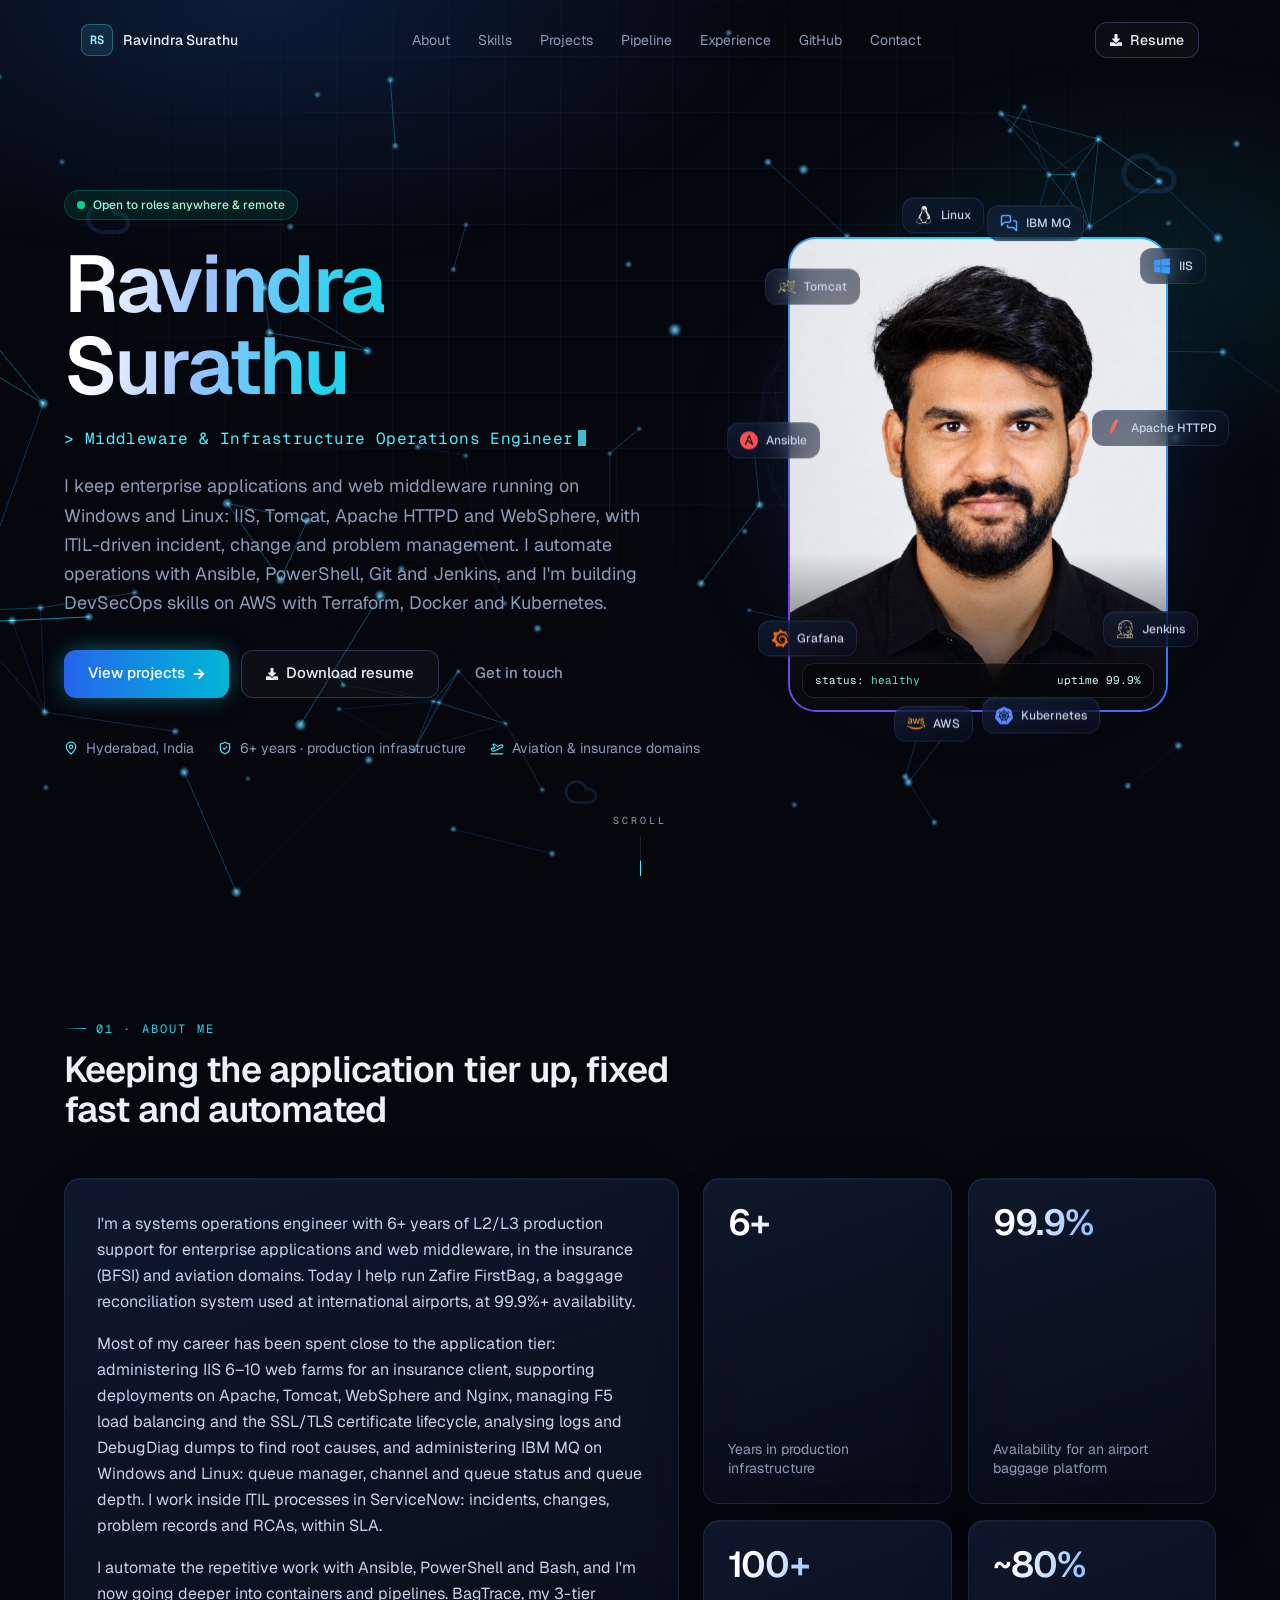
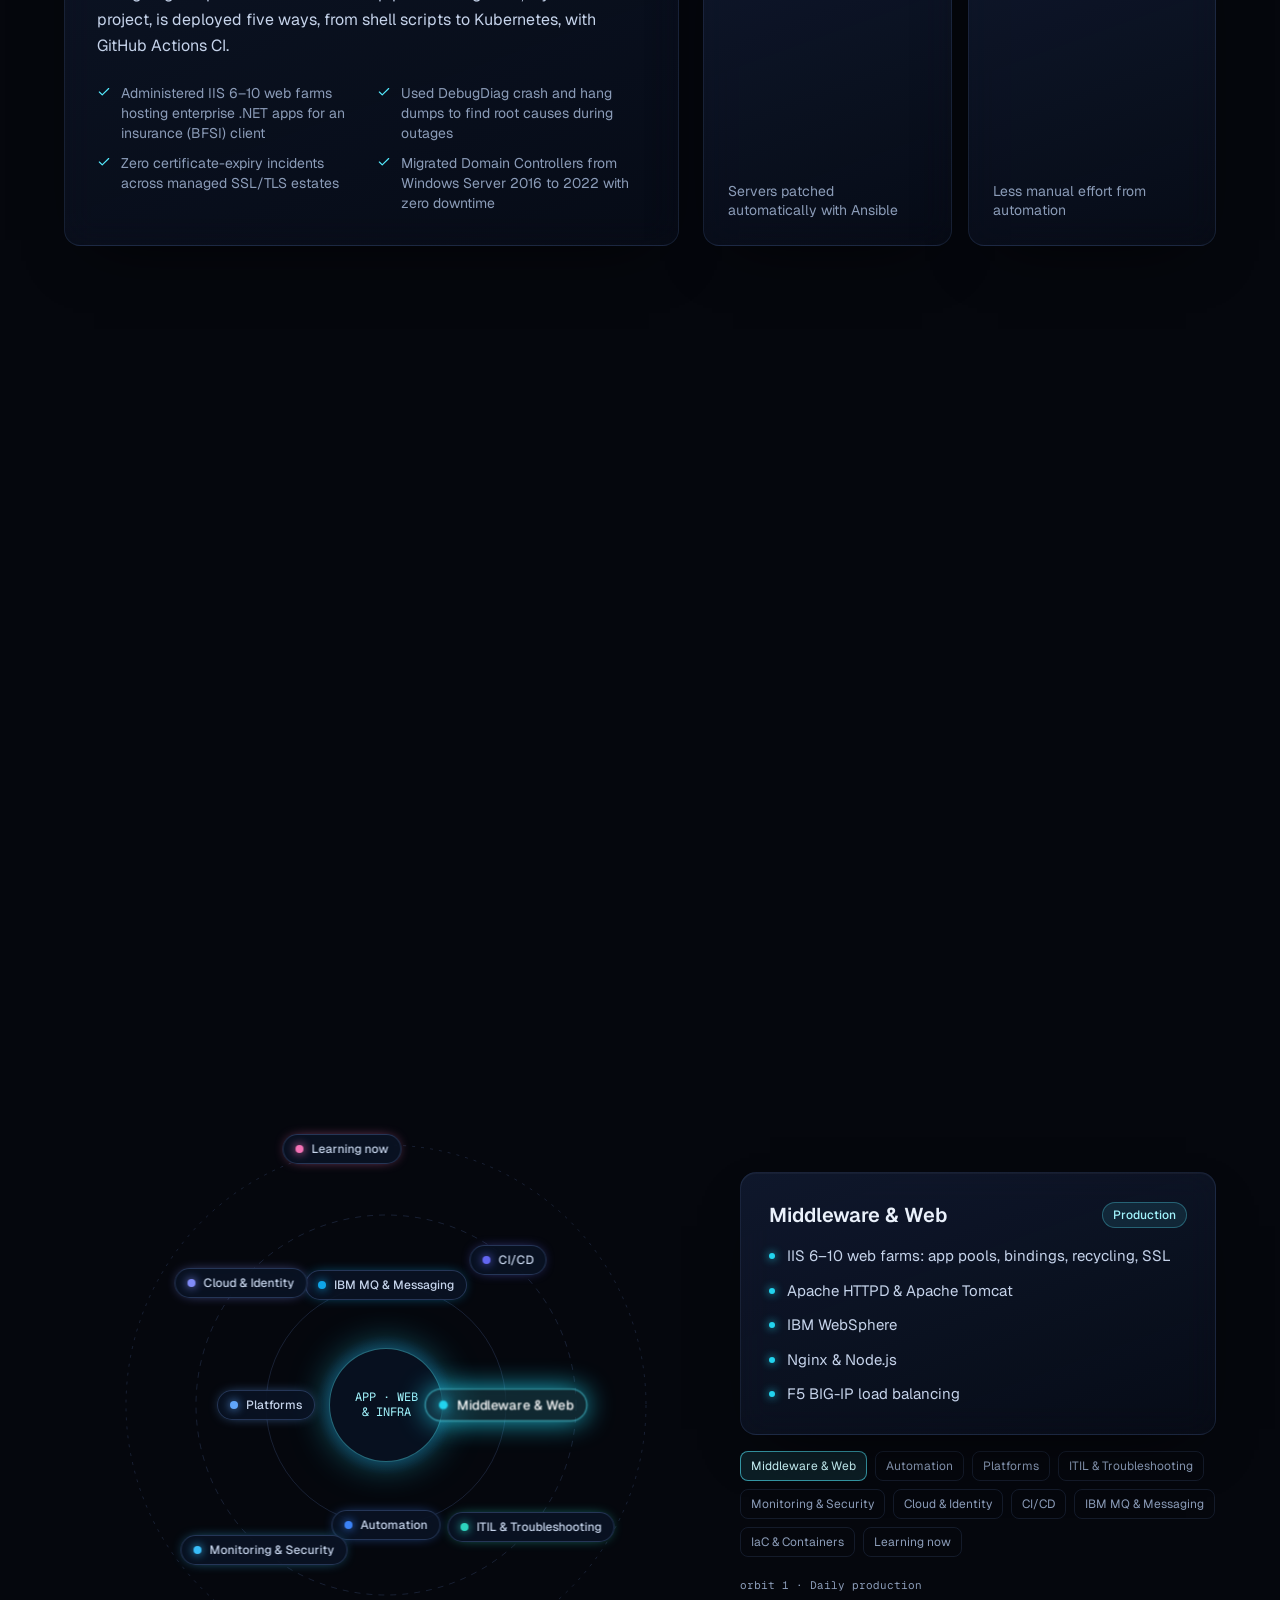
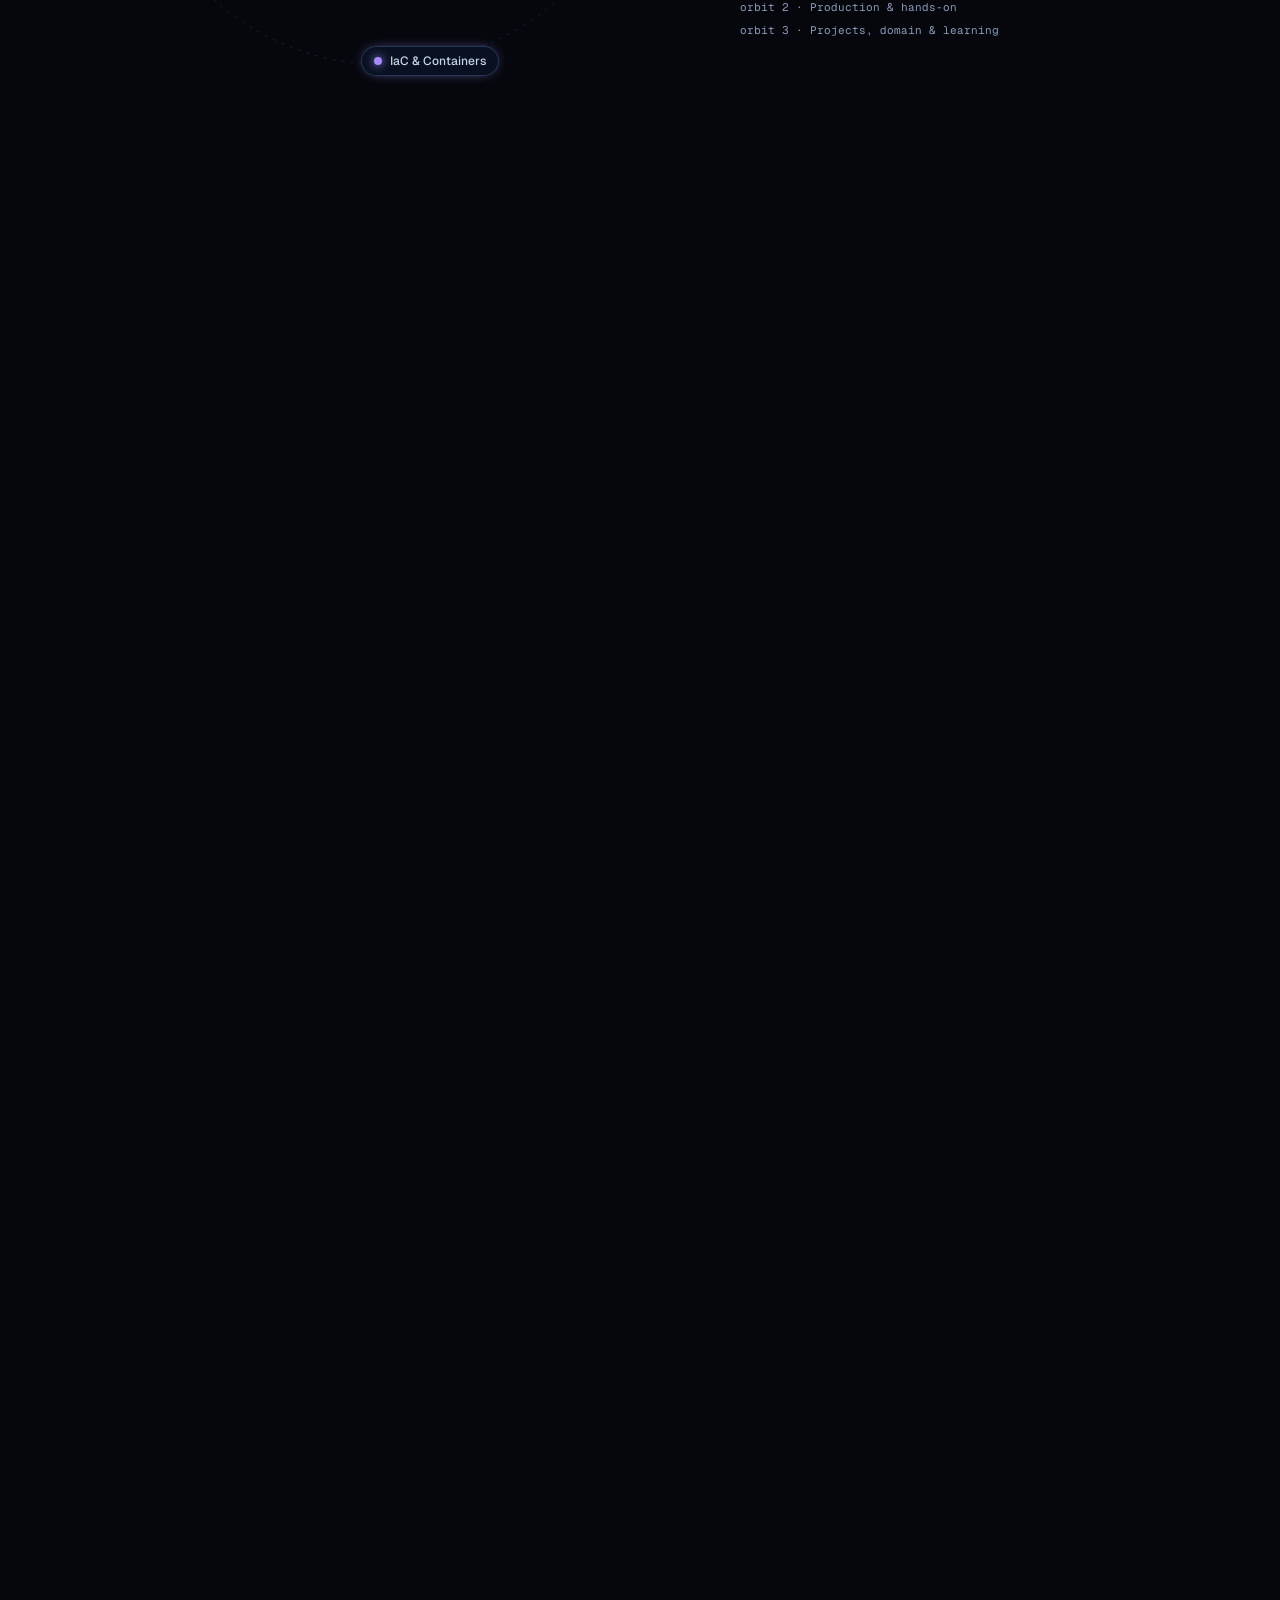
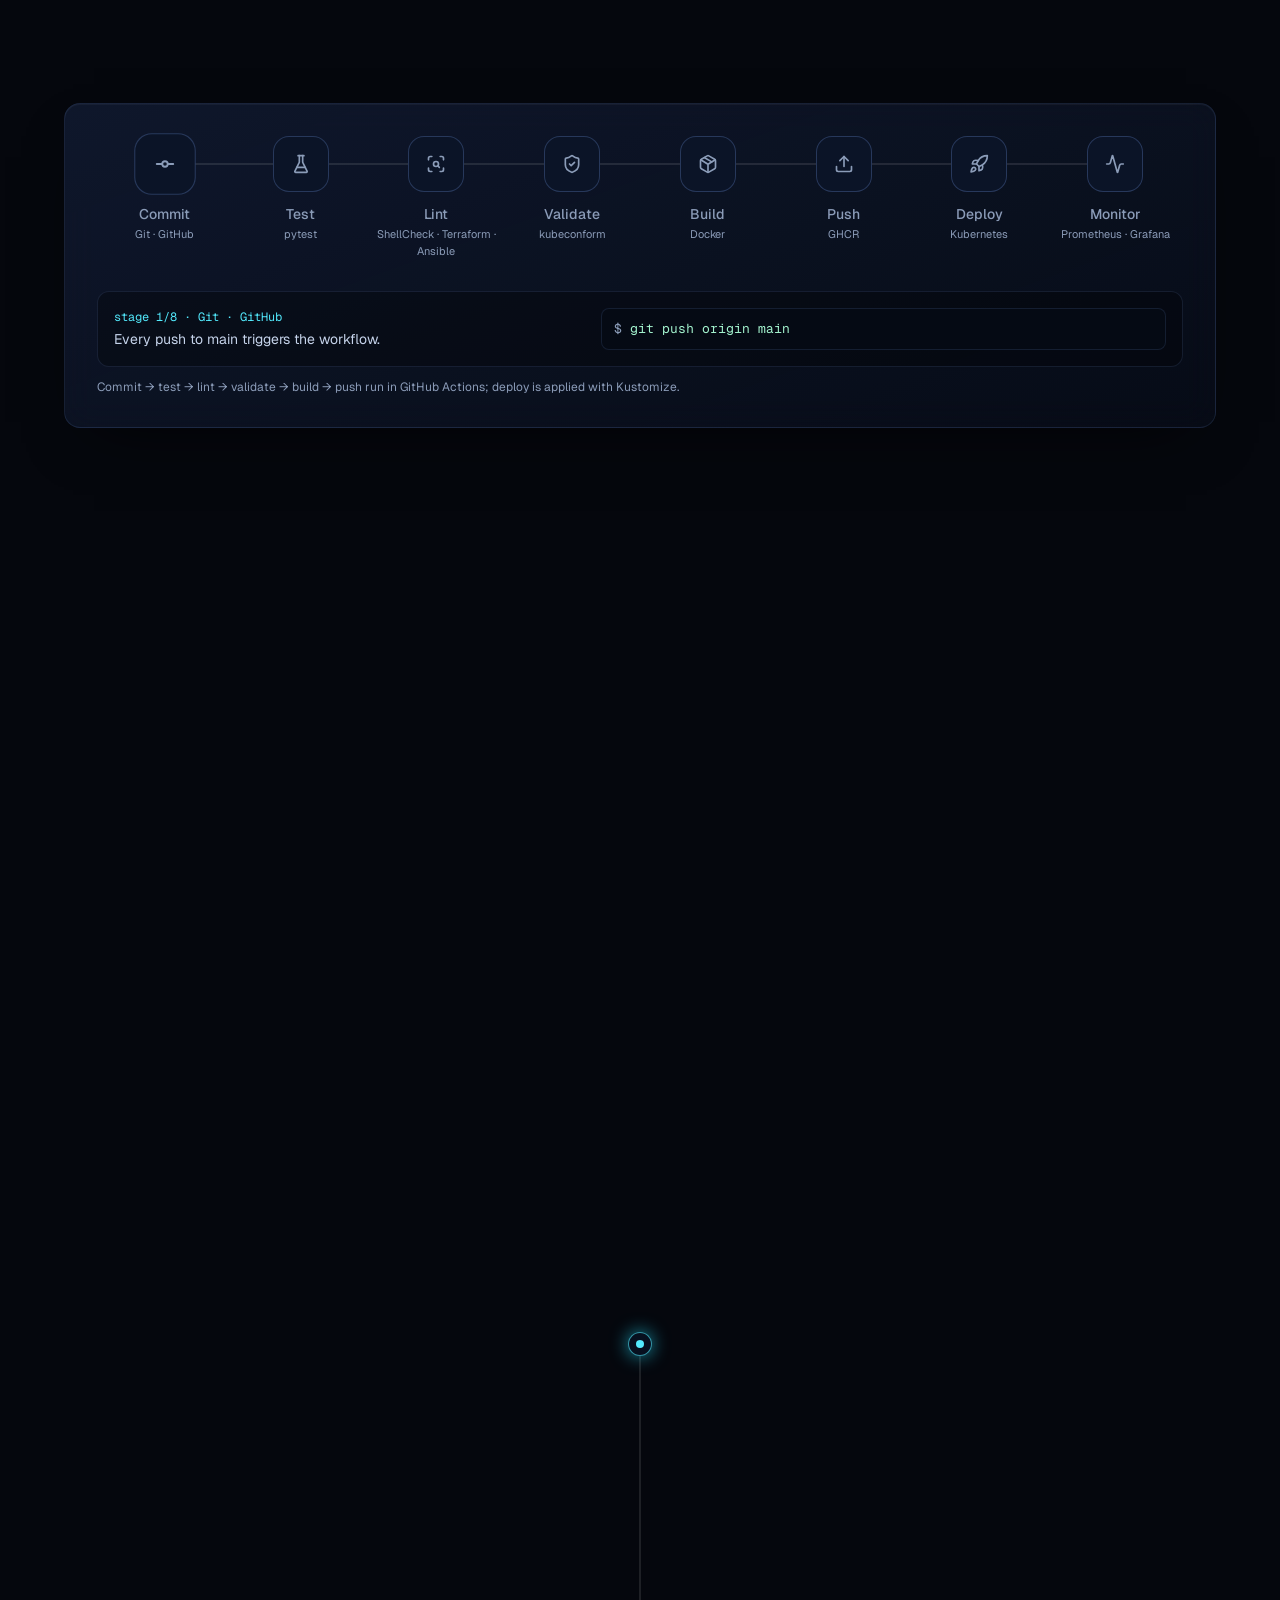
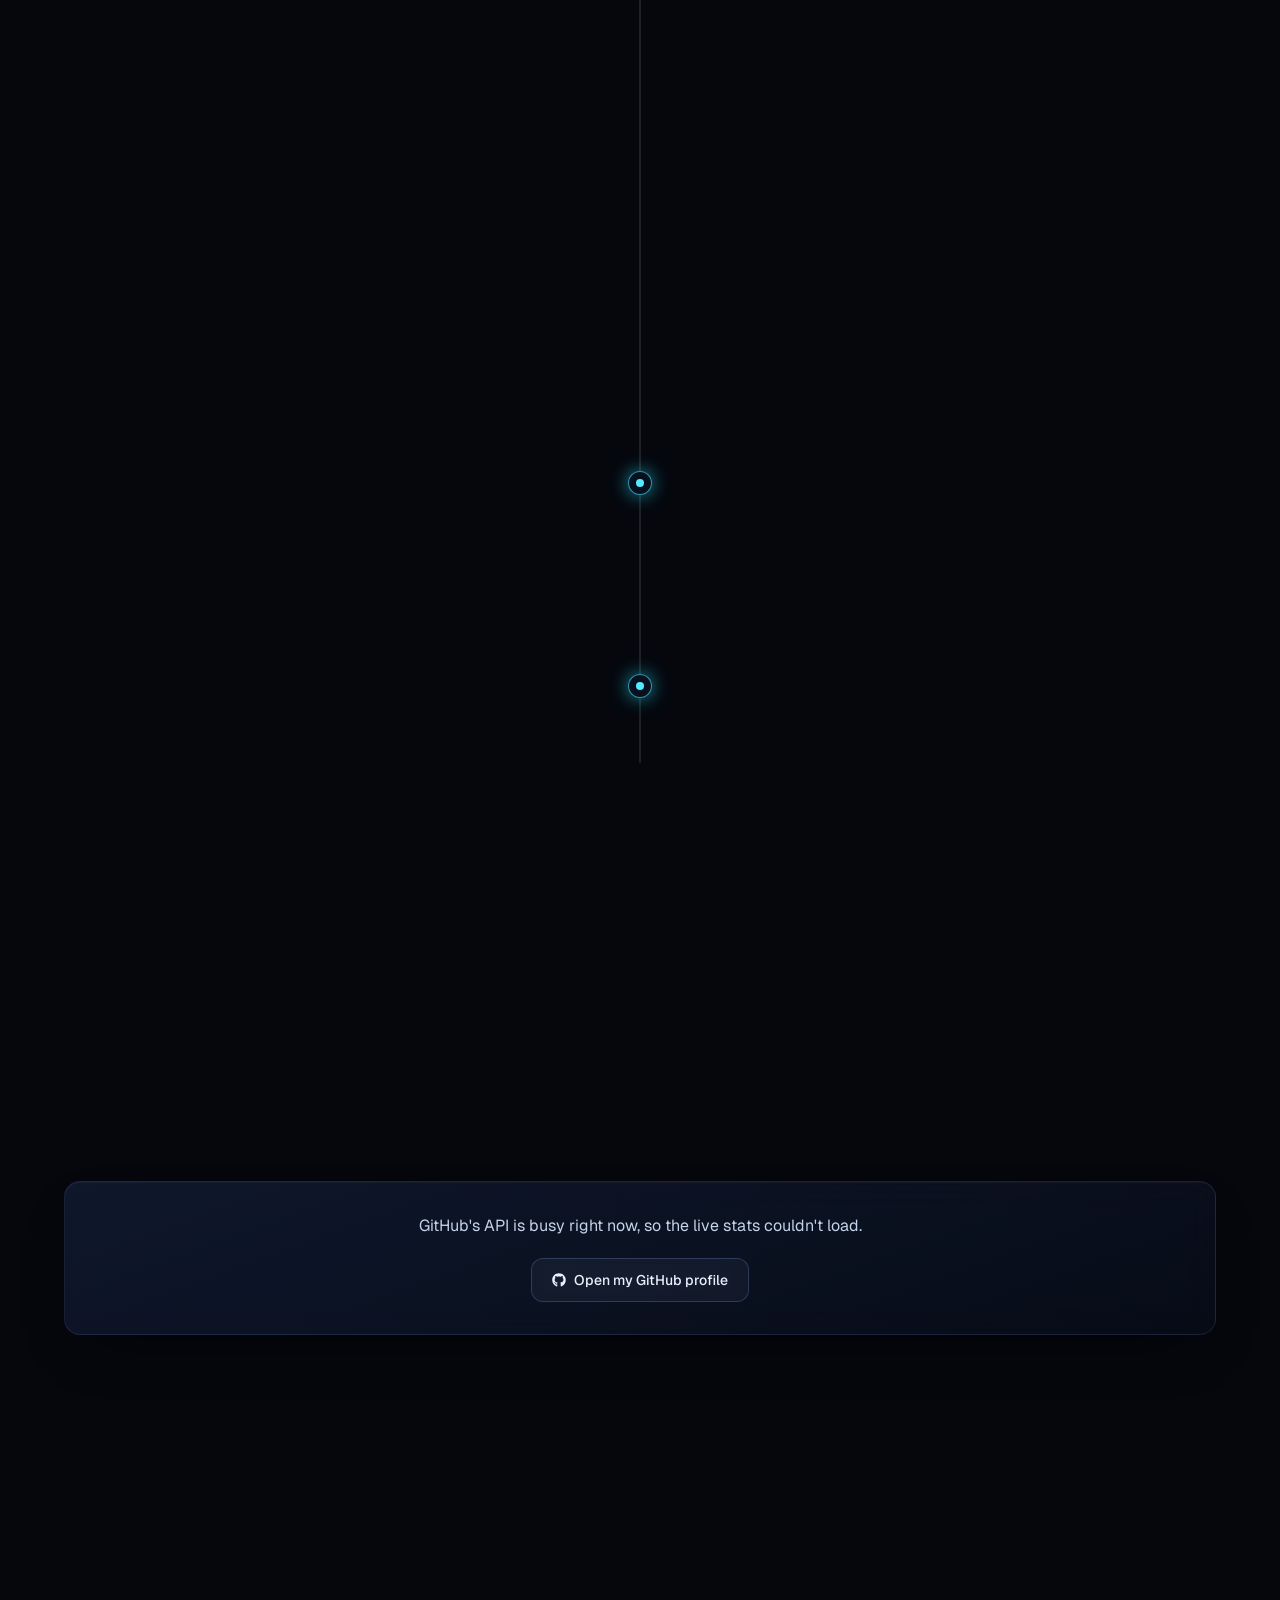
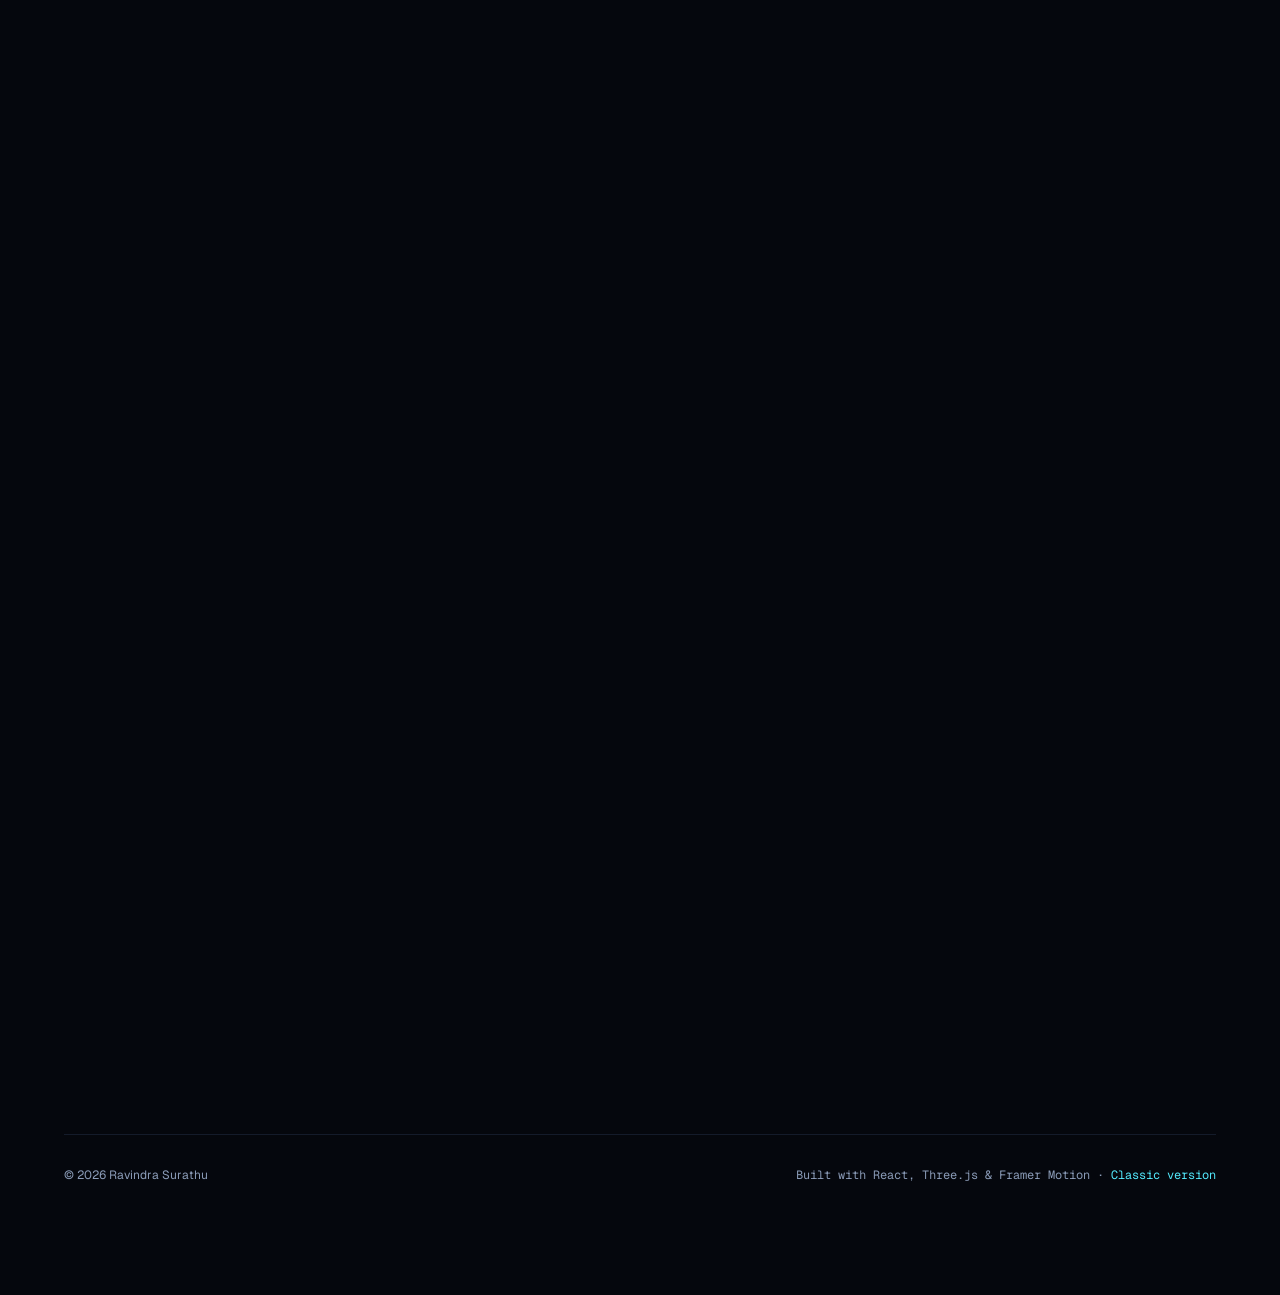
<file: v3/index.html>
<!doctype html><html lang="en"><head><meta charset="utf-8"><title>Ravindra Surathu</title><meta http-equiv="refresh" content="0; url=../"><link rel="canonical" href="https://ravindrasurathu.github.io/"></head><body><a href="../">Go to the portfolio</a></body></html>
</file>
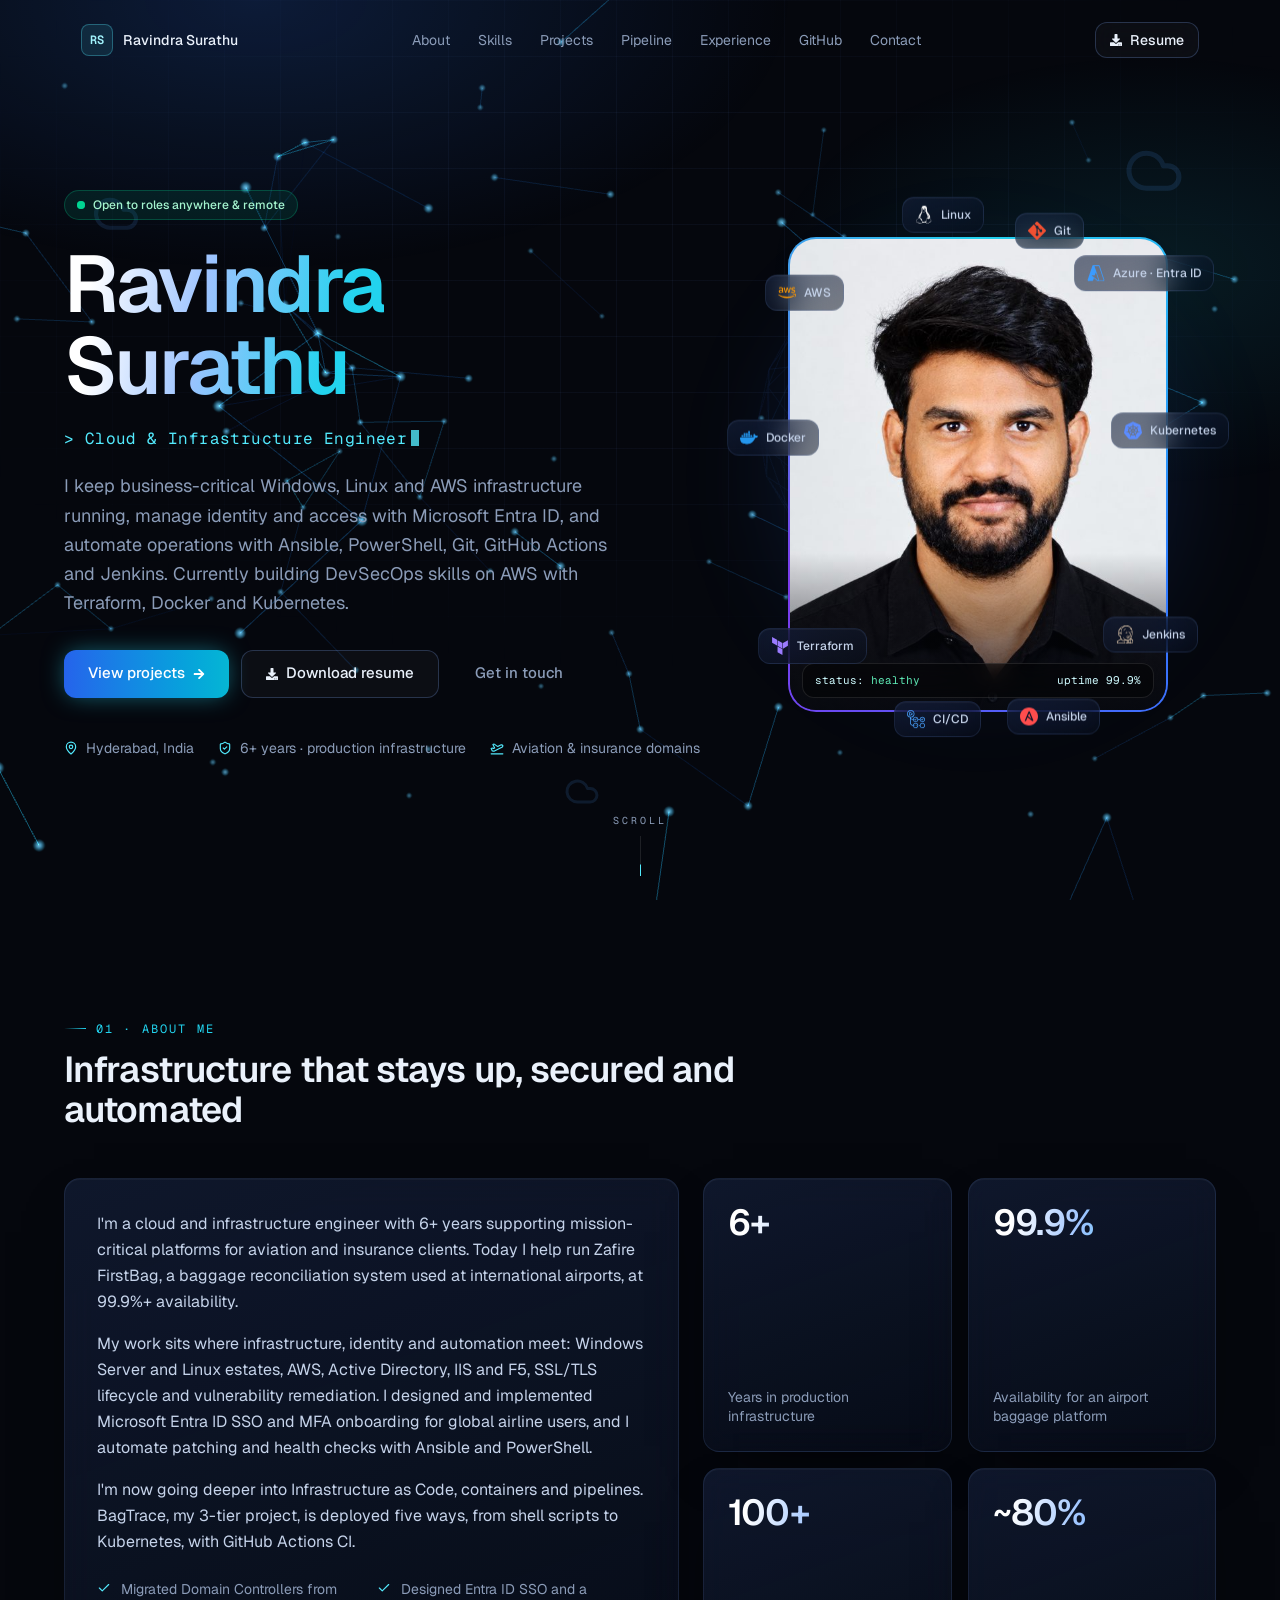
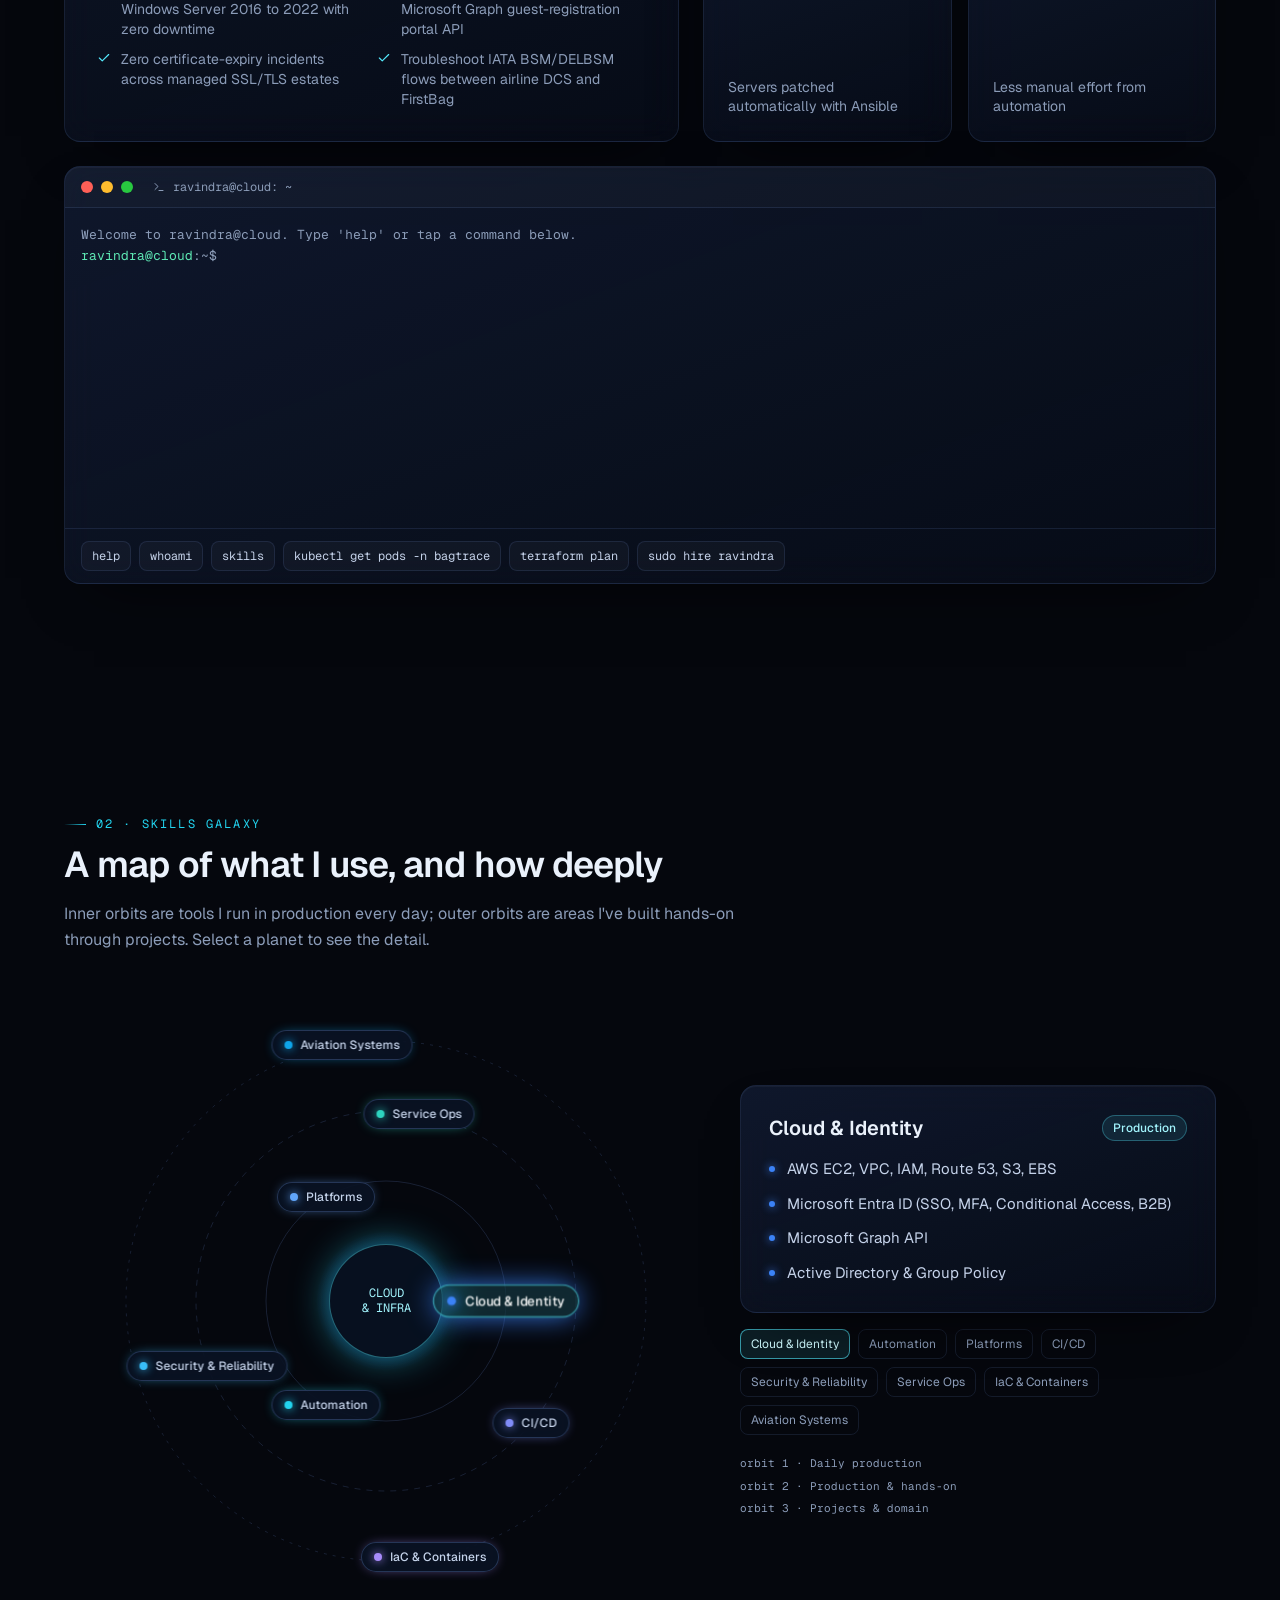
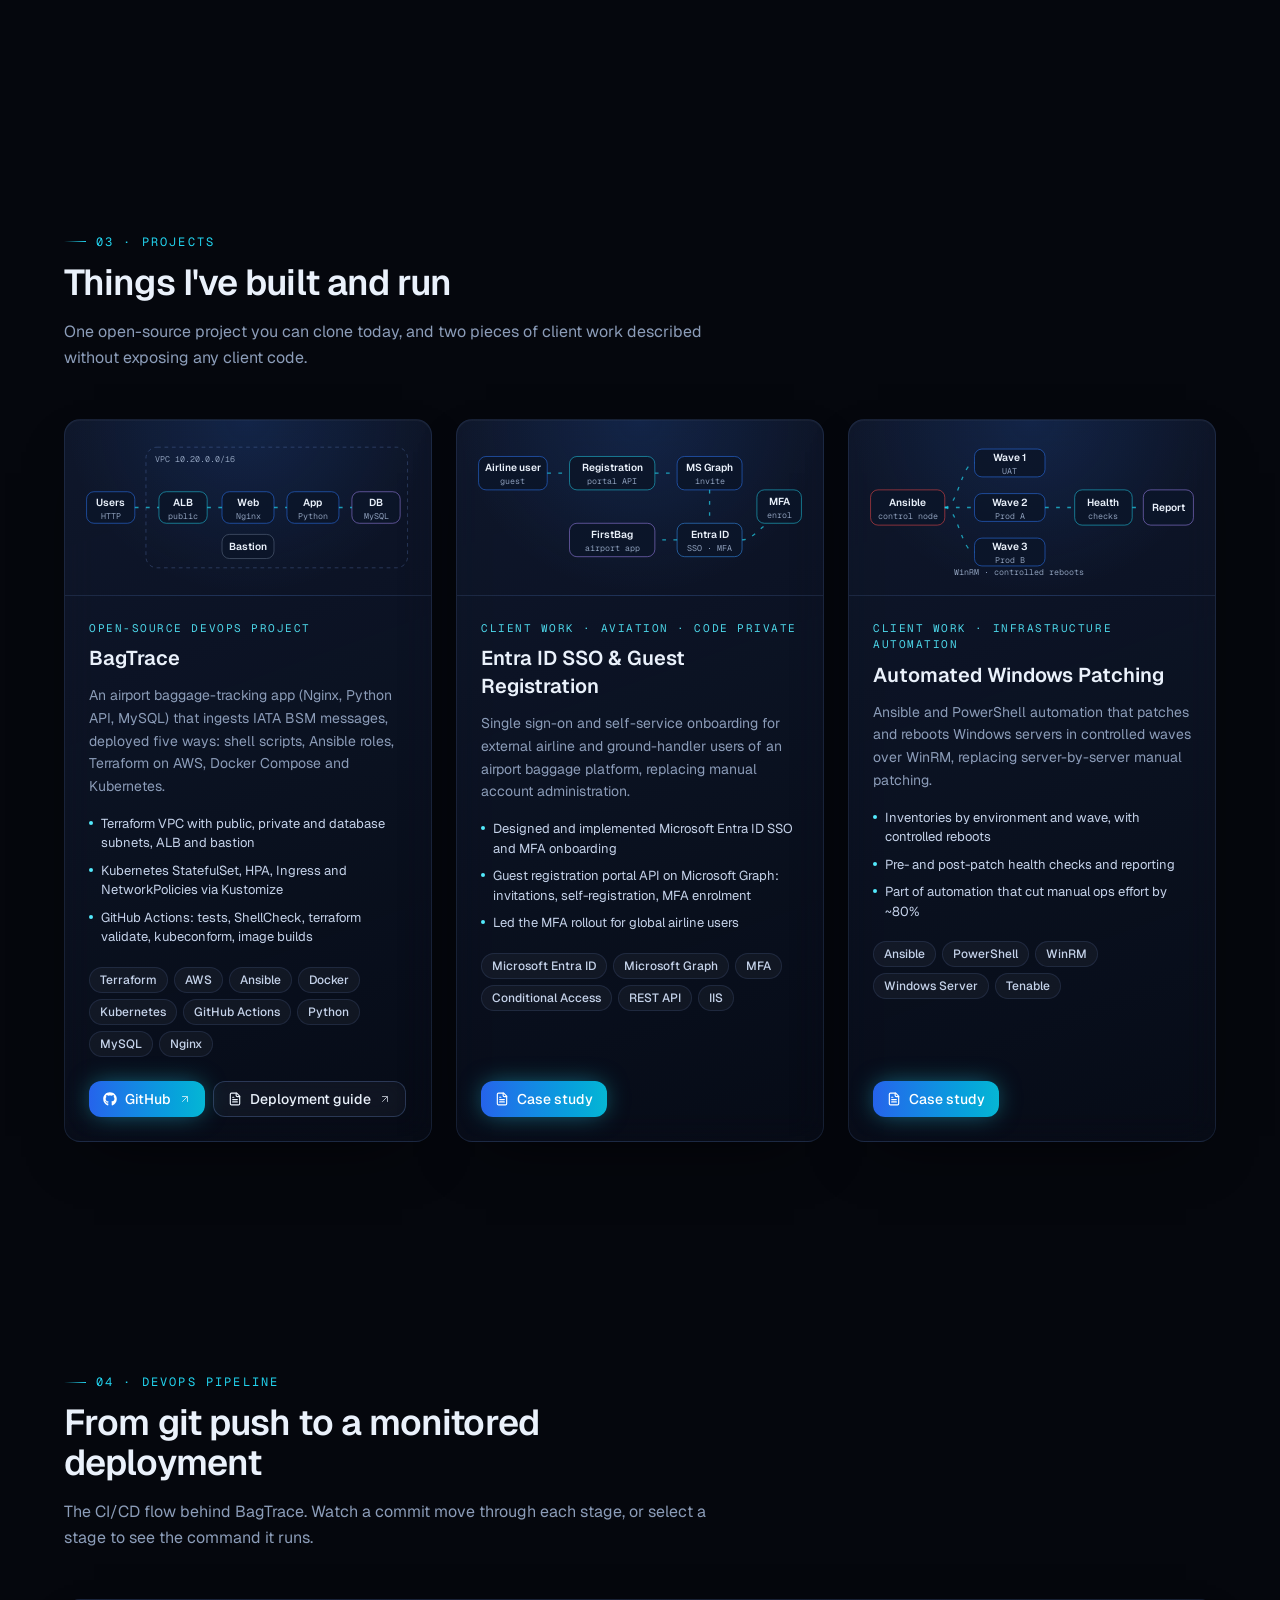
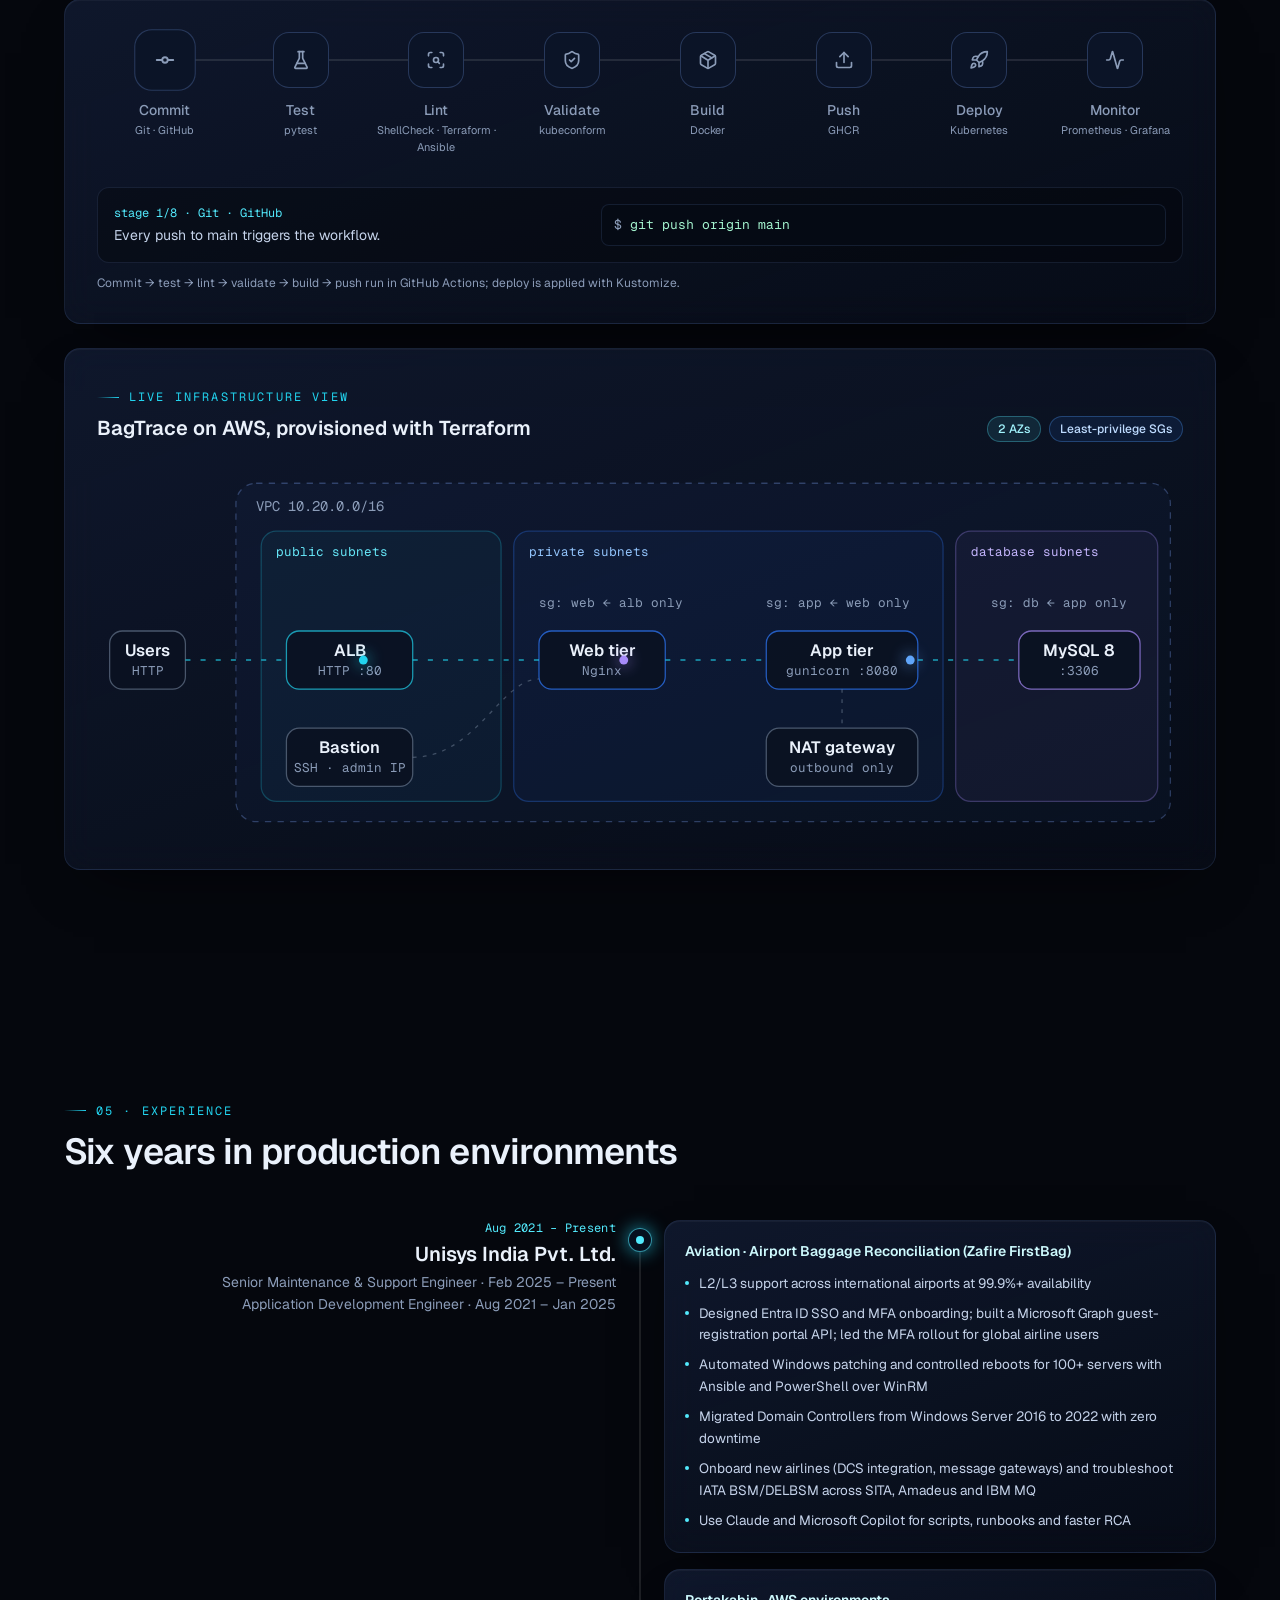
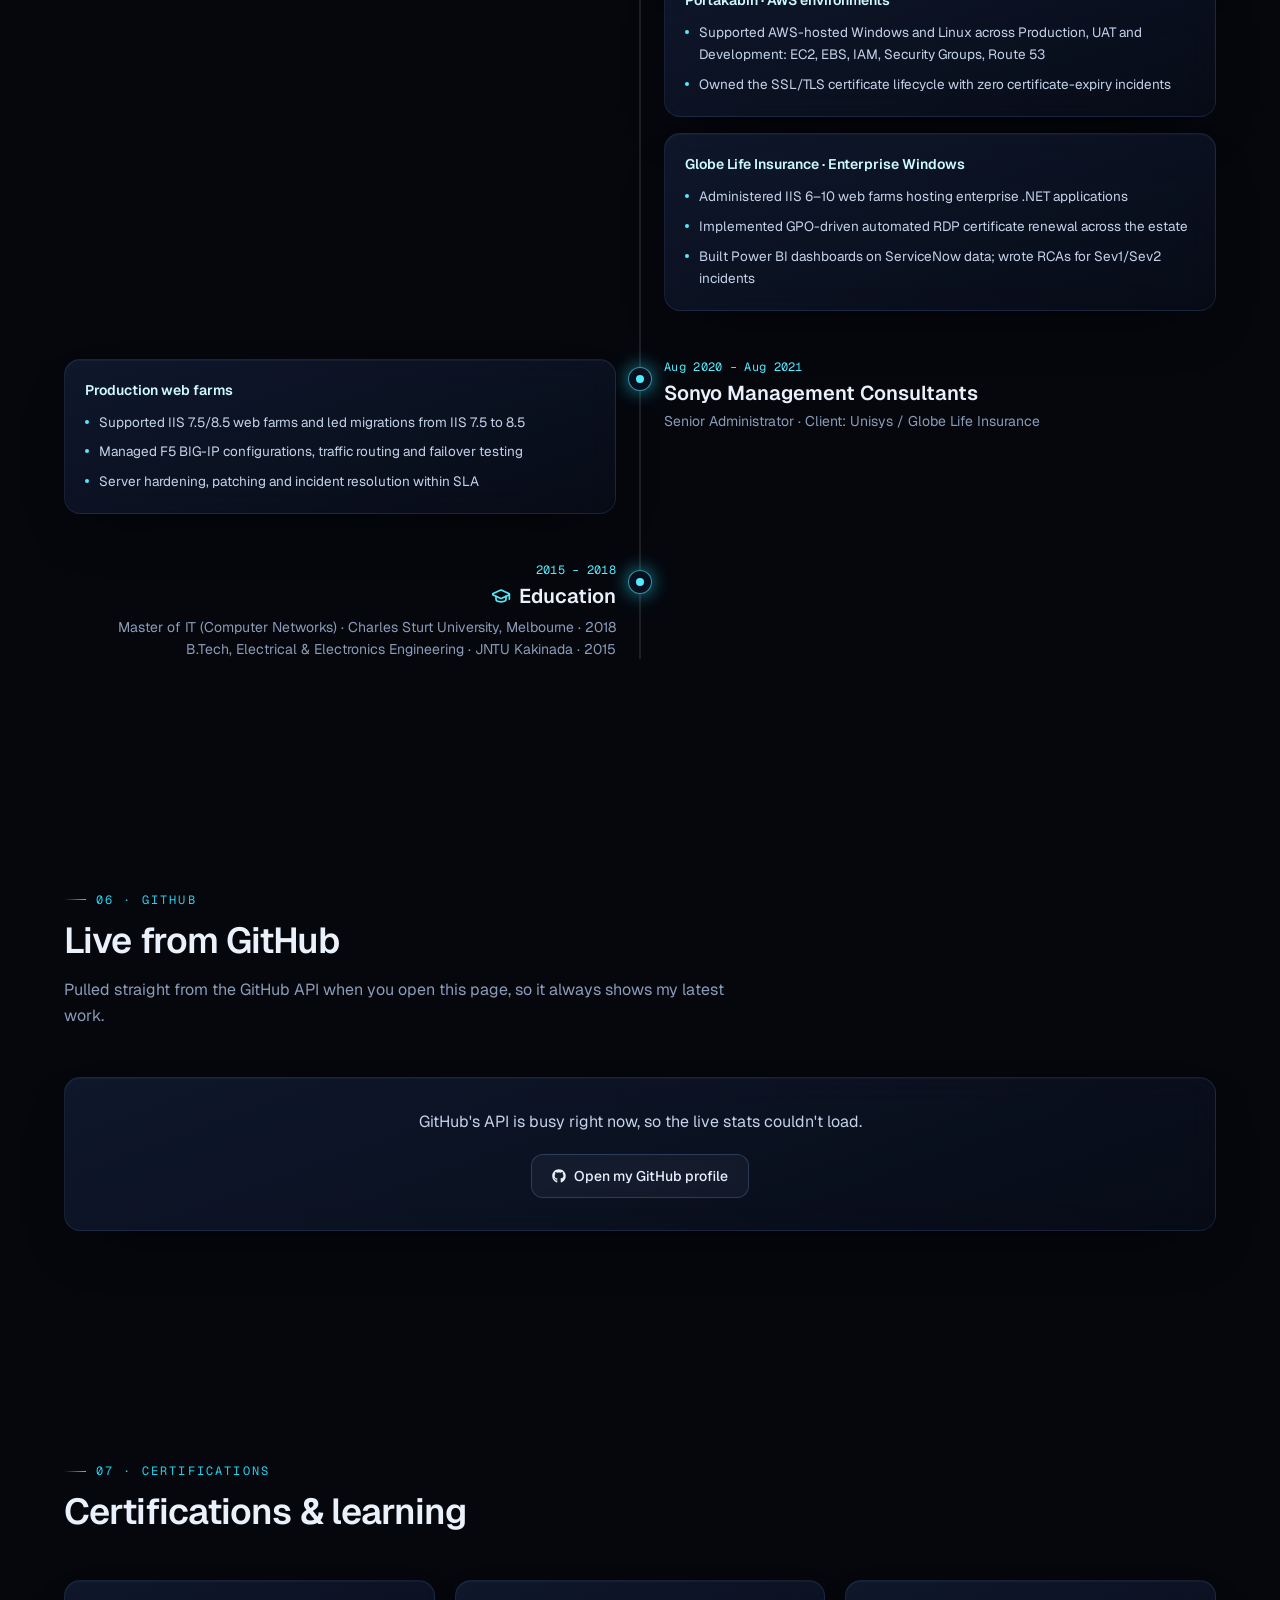
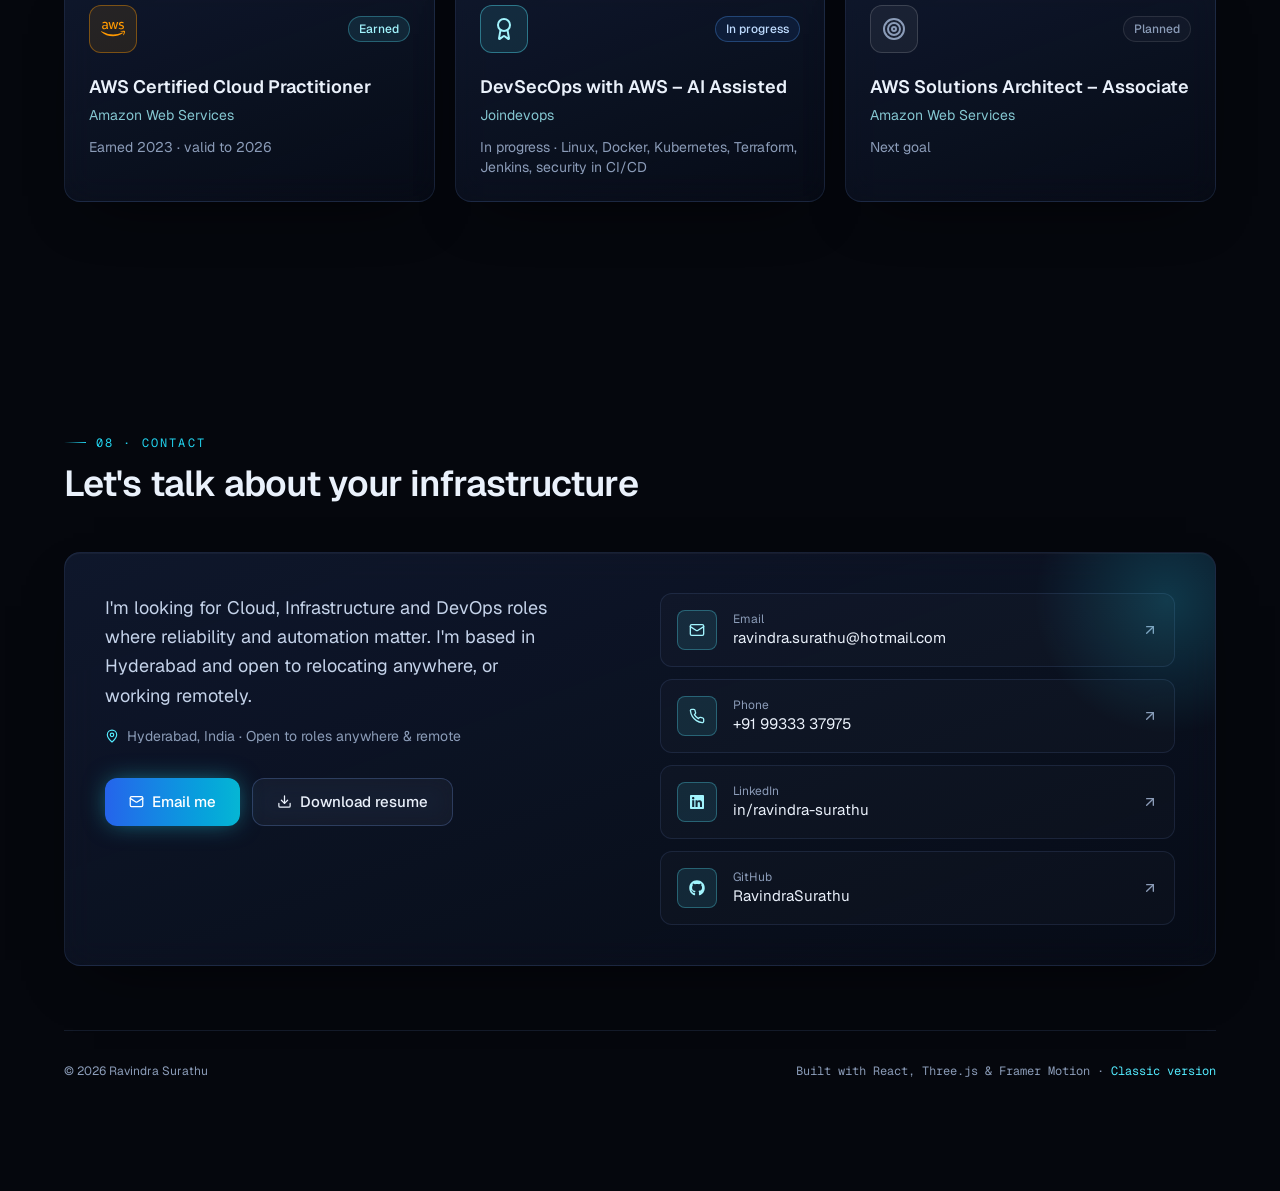
<file: v4/index.html>
<!doctype html>
<html lang="en">
<head>
<meta charset="utf-8" />
<meta name="viewport" content="width=device-width, initial-scale=1, viewport-fit=cover" />
<title>Ravindra Surathu · Cloud & Infrastructure Engineer</title>
<meta name="description" content="Ravindra Surathu, Cloud & Infrastructure Engineer in Hyderabad: Windows & Linux, AWS, Microsoft Entra ID, Ansible & PowerShell automation, Terraform, Docker, Kubernetes and CI/CD." />
<meta name="theme-color" content="#05070d" />
<meta property="og:title" content="Ravindra Surathu · Cloud & Infrastructure Engineer" />
<meta property="og:description" content="6+ years running production Windows, Linux and AWS. Entra ID SSO/MFA, Ansible & PowerShell automation, Terraform, Docker, Kubernetes." />
<meta property="og:image" content="https://ravindrasurathu.github.io/ravindra.jpg" />
<link rel="icon" href="data:image/svg+xml,%3Csvg xmlns='http://www.w3.org/2000/svg' viewBox='0 0 64 64'%3E%3Crect width='64' height='64' rx='14' fill='%2305070d'/%3E%3Crect x='3' y='3' width='58' height='58' rx='12' fill='none' stroke='%2322d3ee' stroke-width='3'/%3E%3Ctext x='32' y='41' text-anchor='middle' font-family='monospace' font-size='24' font-weight='700' fill='%2322d3ee'%3ERS%3C/text%3E%3C/svg%3E" />
<link rel="preconnect" href="https://fonts.googleapis.com" />
<link rel="preconnect" href="https://fonts.gstatic.com" crossorigin />
<link href="https://fonts.googleapis.com/css2?family=Geist:wght@400;500;600;700&family=Geist+Mono:wght@400;500;600&display=swap" rel="stylesheet" />
<link rel="preload" as="image" href="ravindra.jpg" />
<link rel="canonical" href="https://ravindrasurathu.github.io/" />
<link rel="stylesheet" href="app.css" />
</head>
<body>
<div id="root"></div>
<noscript><p style="padding:24px;color:#eaf1fb;font-family:sans-serif">Ravindra Surathu · Cloud & Infrastructure Engineer · ravindra.surathu@hotmail.com · <a style="color:#22d3ee" href="https://github.com/RavindraSurathu">GitHub</a></p></noscript>
<script type="module" src="app.js"></script>
</body>
</html>
</file>
<file: app.css>
@layer properties;
@layer theme, base, components, utilities;
@layer theme {
:root, :host {
--font-sans: "Geist", ui-sans-serif, system-ui, -apple-system, "Segoe UI", Roboto, sans-serif;
--font-mono: "Geist Mono", ui-monospace, "SFMono-Regular", Menlo, Consolas, monospace;
--color-emerald-200: oklch(90.5% 0.093 164.15);
--color-emerald-300: oklch(84.5% 0.143 164.978);
--color-emerald-400: oklch(76.5% 0.177 163.223);
--color-cyan-100: oklch(95.6% 0.045 203.388);
--color-cyan-200: oklch(91.7% 0.08 205.041);
--color-cyan-300: oklch(86.5% 0.127 207.078);
--color-blue-200: oklch(88.2% 0.059 254.128);
--color-blue-400: oklch(70.7% 0.165 254.624);
--color-blue-500: oklch(62.3% 0.214 259.815);
--color-violet-200: oklch(89.4% 0.057 293.283);
--color-violet-400: oklch(70.2% 0.183 293.541);
--color-violet-500: oklch(60.6% 0.25 292.717);
--color-rose-300: oklch(81% 0.117 11.638);
--color-black: #000;
--color-white: #fff;
--spacing: 0.25rem;
--container-md: 28rem;
--container-xl: 36rem;
--container-2xl: 42rem;
--container-6xl: 72rem;
--text-xs: 0.75rem;
--text-xs--line-height: calc(1 / 0.75);
--text-sm: 0.875rem;
--text-sm--line-height: calc(1.25 / 0.875);
--text-base: 1rem;
--text-base--line-height: calc(1.5 / 1);
--text-lg: 1.125rem;
--text-lg--line-height: calc(1.75 / 1.125);
--text-xl: 1.25rem;
--text-xl--line-height: calc(1.75 / 1.25);
--text-2xl: 1.5rem;
--text-2xl--line-height: calc(2 / 1.5);
--text-3xl: 1.875rem;
--text-3xl--line-height: calc(2.25 / 1.875);
--text-4xl: 2.25rem;
--text-4xl--line-height: calc(2.5 / 2.25);
--text-5xl: 3rem;
--text-5xl--line-height: 1;
--text-6xl: 3.75rem;
--text-6xl--line-height: 1;
--font-weight-medium: 500;
--font-weight-semibold: 600;
--tracking-tight: -0.025em;
--tracking-wide: 0.025em;
--leading-tight: 1.25;
--leading-snug: 1.375;
--leading-relaxed: 1.625;
--radius-lg: 0.5rem;
--radius-xl: 0.75rem;
--radius-2xl: 1rem;
--animate-ping: ping 1s cubic-bezier(0, 0, 0.2, 1) infinite;
--animate-pulse: pulse 2s cubic-bezier(0.4, 0, 0.6, 1) infinite;
--blur-md: 12px;
--blur-2xl: 40px;
--default-transition-duration: 150ms;
--default-transition-timing-function: cubic-bezier(0.4, 0, 0.2, 1);
--default-font-family: var(--font-sans);
--default-mono-font-family: var(--font-mono);
}
}
@layer base {
*, ::after, ::before, ::backdrop, ::file-selector-button {
box-sizing: border-box;
margin: 0;
padding: 0;
border: 0 solid;
}
html, :host {
line-height: 1.5;
-webkit-text-size-adjust: 100%;
tab-size: 4;
font-family: var(--default-font-family, -apple-system, BlinkMacSystemFont, "Segoe UI", Roboto, "Helvetica Neue", "Noto Sans", Arial, sans-serif, "Apple Color Emoji", "Segoe UI Emoji", "Segoe UI Symbol", "Noto Color Emoji");
font-feature-settings: var(--default-font-feature-settings, normal);
font-variation-settings: var(--default-font-variation-settings, normal);
-webkit-tap-highlight-color: transparent;
}
hr {
height: 0;
color: inherit;
border-top-width: 1px;
}
abbr:where([title]) {
-webkit-text-decoration: underline dotted;
text-decoration: underline dotted;
}
h1, h2, h3, h4, h5, h6 {
font-size: inherit;
font-weight: inherit;
}
a {
color: inherit;
-webkit-text-decoration: inherit;
text-decoration: inherit;
}
b, strong {
font-weight: bolder;
}
code, kbd, samp, pre {
font-family: var(--default-mono-font-family, ui-monospace, SFMono-Regular, Menlo, Monaco, Consolas, "Liberation Mono", "Courier New", monospace);
font-feature-settings: var(--default-mono-font-feature-settings, normal);
font-variation-settings: var(--default-mono-font-variation-settings, normal);
font-size: 1em;
}
small {
font-size: 80%;
}
sub, sup {
font-size: 75%;
line-height: 0;
position: relative;
vertical-align: baseline;
}
sub {
bottom: -0.25em;
}
sup {
top: -0.5em;
}
table {
text-indent: 0;
border-color: inherit;
border-collapse: collapse;
}
:-moz-focusring:where(:not(iframe)) {
outline: auto;
}
progress {
vertical-align: baseline;
}
summary {
display: list-item;
}
ol, ul, menu {
list-style: none;
}
img, svg, video, canvas, audio, iframe, embed, object {
display: block;
vertical-align: middle;
}
img, video {
max-width: 100%;
height: auto;
}
button, input, select, optgroup, textarea, ::file-selector-button {
font: inherit;
font-feature-settings: inherit;
font-variation-settings: inherit;
letter-spacing: inherit;
color: inherit;
border-radius: 0;
background-color: transparent;
opacity: 1;
}
:where(select:is([multiple], [size])) optgroup {
font-weight: bolder;
}
:where(select:is([multiple], [size])) optgroup option {
padding-inline-start: 20px;
}
::file-selector-button {
margin-inline-end: 4px;
}
::placeholder {
opacity: 1;
}
@supports (not (-webkit-appearance: -apple-pay-button))  or (contain-intrinsic-size: 1px) {
::placeholder {
color: currentcolor;
@supports (color: color-mix(in lab, red, red)) {
color: color-mix(in oklab, currentcolor 50%, transparent);
}
}
}
textarea {
resize: vertical;
}
::-webkit-search-decoration {
-webkit-appearance: none;
}
::-webkit-date-and-time-value {
min-height: 1lh;
text-align: inherit;
}
::-webkit-datetime-edit {
display: inline-flex;
}
::-webkit-datetime-edit-fields-wrapper {
padding: 0;
}
::-webkit-datetime-edit, ::-webkit-datetime-edit-year-field, ::-webkit-datetime-edit-month-field, ::-webkit-datetime-edit-day-field, ::-webkit-datetime-edit-hour-field, ::-webkit-datetime-edit-minute-field, ::-webkit-datetime-edit-second-field, ::-webkit-datetime-edit-millisecond-field, ::-webkit-datetime-edit-meridiem-field {
padding-block: 0;
}
::-webkit-calendar-picker-indicator {
line-height: 1;
}
:-moz-ui-invalid {
box-shadow: none;
}
button, input:where([type="button"], [type="reset"], [type="submit"]), ::file-selector-button {
appearance: button;
}
::-webkit-inner-spin-button, ::-webkit-outer-spin-button {
height: auto;
}
[hidden]:where(:not([hidden="until-found"])) {
display: none !important;
}
}
@layer utilities {
.pointer-events-none {
pointer-events: none;
}
.sr-only {
position: absolute;
width: 1px;
height: 1px;
padding: 0;
margin: -1px;
overflow: hidden;
clip-path: inset(50%);
white-space: nowrap;
border-width: 0;
}
.absolute {
position: absolute;
}
.fixed {
position: fixed;
}
.relative {
position: relative;
}
.-inset-10 {
inset: calc(var(--spacing) * -10);
}
.-inset-\[60\%\] {
inset: calc(60% * -1);
}
.inset-0 {
inset: 0px;
}
.inset-x-0 {
inset-inline: 0px;
}
.inset-x-3 {
inset-inline: calc(var(--spacing) * 3);
}
.inset-x-6 {
inset-inline: calc(var(--spacing) * 6);
}
.-top-1 {
top: calc(var(--spacing) * -1);
}
.-top-24 {
top: calc(var(--spacing) * -24);
}
.top-0 {
top: 0px;
}
.top-1\/2 {
top: calc(1 / 2 * 100%);
}
.top-2 {
top: calc(var(--spacing) * 2);
}
.top-\[-5\%\] {
top: -5%;
}
.top-\[-7\%\] {
top: -7%;
}
.top-\[4\%\] {
top: 4%;
}
.top-\[8\%\] {
top: 8%;
}
.top-\[16\%\] {
top: 16%;
}
.top-\[22\%\] {
top: 22%;
}
.top-\[27px\] {
top: 27px;
}
.top-\[38\%\] {
top: 38%;
}
.top-\[40\%\] {
top: 40%;
}
.top-\[64\%\] {
top: 64%;
}
.top-\[68px\] {
top: 68px;
}
.-right-1 {
right: calc(var(--spacing) * -1);
}
.-right-24 {
right: calc(var(--spacing) * -24);
}
.right-\[-8\%\] {
right: -8%;
}
.right-\[-10\%\] {
right: -10%;
}
.right-\[-16\%\] {
right: -16%;
}
.right-\[6\%\] {
right: 6%;
}
.right-\[8\%\] {
right: 8%;
}
.right-\[18\%\] {
right: 18%;
}
.right-\[22\%\] {
right: 22%;
}
.right-\[30\%\] {
right: 30%;
}
.bottom-0 {
bottom: 0px;
}
.bottom-3 {
bottom: calc(var(--spacing) * 3);
}
.bottom-6 {
bottom: calc(var(--spacing) * 6);
}
.bottom-\[-6\%\] {
bottom: -6%;
}
.bottom-\[-7\%\] {
bottom: -7%;
}
.bottom-\[10\%\] {
bottom: 10%;
}
.bottom-\[12\%\] {
bottom: 12%;
}
.left-0 {
left: 0px;
}
.left-1\/2 {
left: calc(1 / 2 * 100%);
}
.left-\[-6\%\] {
left: -6%;
}
.left-\[-8\%\] {
left: -8%;
}
.left-\[-16\%\] {
left: -16%;
}
.left-\[6\%\] {
left: 6%;
}
.left-\[11px\] {
left: 11px;
}
.left-\[28\%\] {
left: 28%;
}
.left-\[30\%\] {
left: 30%;
}
.left-\[44\%\] {
left: 44%;
}
.z-0 {
z-index: 0;
}
.z-10 {
z-index: 10;
}
.z-20 {
z-index: 20;
}
.z-50 {
z-index: 50;
}
.z-\[100\] {
z-index: 100;
}
.order-1 {
order: 1;
}
.order-2 {
order: 2;
}
.mx-auto {
margin-inline: auto;
}
.mt-0\.5 {
margin-top: calc(var(--spacing) * 0.5);
}
.mt-1 {
margin-top: var(--spacing);
}
.mt-2 {
margin-top: calc(var(--spacing) * 2);
}
.mt-3 {
margin-top: calc(var(--spacing) * 3);
}
.mt-4 {
margin-top: calc(var(--spacing) * 4);
}
.mt-5 {
margin-top: calc(var(--spacing) * 5);
}
.mt-6 {
margin-top: calc(var(--spacing) * 6);
}
.mt-8 {
margin-top: calc(var(--spacing) * 8);
}
.mt-10 {
margin-top: calc(var(--spacing) * 10);
}
.mt-16 {
margin-top: calc(var(--spacing) * 16);
}
.mt-\[7px\] {
margin-top: 7px;
}
.mt-\[8px\] {
margin-top: 8px;
}
.mt-auto {
margin-top: auto;
}
.mb-2 {
margin-bottom: calc(var(--spacing) * 2);
}
.mb-3 {
margin-bottom: calc(var(--spacing) * 3);
}
.mb-4 {
margin-bottom: calc(var(--spacing) * 4);
}
.mb-5 {
margin-bottom: calc(var(--spacing) * 5);
}
.mb-6 {
margin-bottom: calc(var(--spacing) * 6);
}
.mb-12 {
margin-bottom: calc(var(--spacing) * 12);
}
.ml-1 {
margin-left: var(--spacing);
}
.ml-3 {
margin-left: calc(var(--spacing) * 3);
}
.ml-auto {
margin-left: auto;
}
.line-clamp-3 {
overflow: hidden;
display: -webkit-box;
-webkit-box-orient: vertical;
-webkit-line-clamp: 3;
}
.block {
display: block;
}
.flex {
display: flex;
}
.grid {
display: grid;
}
.hidden {
display: none;
}
.inline-block {
display: inline-block;
}
.inline-flex {
display: inline-flex;
}
.aspect-\[4\/5\] {
aspect-ratio: 4/5;
}
.aspect-square {
aspect-ratio: 1 / 1;
}
.h-1 {
height: var(--spacing);
}
.h-1\.5 {
height: calc(var(--spacing) * 1.5);
}
.h-1\/3 {
height: calc(1 / 3 * 100%);
}
.h-2 {
height: calc(var(--spacing) * 2);
}
.h-2\.5 {
height: calc(var(--spacing) * 2.5);
}
.h-3 {
height: calc(var(--spacing) * 3);
}
.h-4 {
height: calc(var(--spacing) * 4);
}
.h-5 {
height: calc(var(--spacing) * 5);
}
.h-6 {
height: calc(var(--spacing) * 6);
}
.h-8 {
height: calc(var(--spacing) * 8);
}
.h-9 {
height: calc(var(--spacing) * 9);
}
.h-10 {
height: calc(var(--spacing) * 10);
}
.h-11 {
height: calc(var(--spacing) * 11);
}
.h-12 {
height: calc(var(--spacing) * 12);
}
.h-14 {
height: calc(var(--spacing) * 14);
}
.h-44 {
height: calc(var(--spacing) * 44);
}
.h-72 {
height: calc(var(--spacing) * 72);
}
.h-\[2px\] {
height: 2px;
}
.h-\[3px\] {
height: 3px;
}
.h-\[19\%\] {
height: 19%;
}
.h-\[300px\] {
height: 300px;
}
.h-auto {
height: auto;
}
.h-full {
height: 100%;
}
.h-px {
height: 1px;
}
.min-h-\[100svh\] {
min-height: 100svh;
}
.min-h-\[150px\] {
min-height: 150px;
}
.w-1 {
width: var(--spacing);
}
.w-1\.5 {
width: calc(var(--spacing) * 1.5);
}
.w-2 {
width: calc(var(--spacing) * 2);
}
.w-2\.5 {
width: calc(var(--spacing) * 2.5);
}
.w-2\/3 {
width: calc(2 / 3 * 100%);
}
.w-3 {
width: calc(var(--spacing) * 3);
}
.w-4\/5 {
width: calc(4 / 5 * 100%);
}
.w-6 {
width: calc(var(--spacing) * 6);
}
.w-8 {
width: calc(var(--spacing) * 8);
}
.w-10 {
width: calc(var(--spacing) * 10);
}
.w-12 {
width: calc(var(--spacing) * 12);
}
.w-14 {
width: calc(var(--spacing) * 14);
}
.w-72 {
width: calc(var(--spacing) * 72);
}
.w-\[1px\] {
width: 1px;
}
.w-\[2px\] {
width: 2px;
}
.w-\[19\%\] {
width: 19%;
}
.w-\[260px\] {
width: 260px;
}
.w-full {
width: 100%;
}
.max-w-2xl {
max-width: var(--container-2xl);
}
.max-w-6xl {
max-width: var(--container-6xl);
}
.max-w-\[260px\] {
max-width: 260px;
}
.max-w-\[600px\] {
max-width: 600px;
}
.max-w-md {
max-width: var(--container-md);
}
.max-w-xl {
max-width: var(--container-xl);
}
.min-w-0 {
min-width: 0px;
}
.min-w-\[640px\] {
min-width: 640px;
}
.flex-1 {
flex: 1;
}
.shrink-0 {
flex-shrink: 0;
}
.origin-left {
transform-origin: 0;
}
.origin-top {
transform-origin: top;
}
.-translate-x-1\/2 {
--tw-translate-x: calc(calc(1 / 2 * 100%) * -1);
translate: var(--tw-translate-x) var(--tw-translate-y);
}
.-translate-y-1\/2 {
--tw-translate-y: calc(calc(1 / 2 * 100%) * -1);
translate: var(--tw-translate-x) var(--tw-translate-y);
}
.translate-y-0\.5 {
--tw-translate-y: calc(var(--spacing) * 0.5);
translate: var(--tw-translate-x) var(--tw-translate-y);
}
.scale-110 {
--tw-scale-x: 110%;
--tw-scale-y: 110%;
--tw-scale-z: 110%;
scale: var(--tw-scale-x) var(--tw-scale-y);
}
.animate-ping {
animation: var(--animate-ping);
}
.animate-pulse {
animation: var(--animate-pulse);
}
.cursor-pointer {
cursor: pointer;
}
.resize {
resize: both;
}
.scroll-mt-24 {
scroll-margin-top: calc(var(--spacing) * 24);
}
.grid-cols-2 {
grid-template-columns: repeat(2, minmax(0, 1fr));
}
.grid-cols-4 {
grid-template-columns: repeat(4, minmax(0, 1fr));
}
.flex-col {
flex-direction: column;
}
.flex-wrap {
flex-wrap: wrap;
}
.place-items-center {
place-items: center;
}
.items-center {
align-items: center;
}
.items-end {
align-items: flex-end;
}
.items-start {
align-items: flex-start;
}
.justify-between {
justify-content: space-between;
}
.justify-center {
justify-content: center;
}
.gap-1 {
gap: var(--spacing);
}
.gap-1\.5 {
gap: calc(var(--spacing) * 1.5);
}
.gap-2 {
gap: calc(var(--spacing) * 2);
}
.gap-2\.5 {
gap: calc(var(--spacing) * 2.5);
}
.gap-3 {
gap: calc(var(--spacing) * 3);
}
.gap-4 {
gap: calc(var(--spacing) * 4);
}
.gap-5 {
gap: calc(var(--spacing) * 5);
}
.gap-6 {
gap: calc(var(--spacing) * 6);
}
.gap-8 {
gap: calc(var(--spacing) * 8);
}
.gap-10 {
gap: calc(var(--spacing) * 10);
}
.gap-14 {
gap: calc(var(--spacing) * 14);
}
:where(.space-y-0\.5 > :not(:last-child)) {
--tw-space-y-reverse: 0;
margin-block-start: calc(calc(var(--spacing) * 0.5) * var(--tw-space-y-reverse));
margin-block-end: calc(calc(var(--spacing) * 0.5) * calc(1 - var(--tw-space-y-reverse)));
}
:where(.space-y-1\.5 > :not(:last-child)) {
--tw-space-y-reverse: 0;
margin-block-start: calc(calc(var(--spacing) * 1.5) * var(--tw-space-y-reverse));
margin-block-end: calc(calc(var(--spacing) * 1.5) * calc(1 - var(--tw-space-y-reverse)));
}
:where(.space-y-2 > :not(:last-child)) {
--tw-space-y-reverse: 0;
margin-block-start: calc(calc(var(--spacing) * 2) * var(--tw-space-y-reverse));
margin-block-end: calc(calc(var(--spacing) * 2) * calc(1 - var(--tw-space-y-reverse)));
}
:where(.space-y-3 > :not(:last-child)) {
--tw-space-y-reverse: 0;
margin-block-start: calc(calc(var(--spacing) * 3) * var(--tw-space-y-reverse));
margin-block-end: calc(calc(var(--spacing) * 3) * calc(1 - var(--tw-space-y-reverse)));
}
:where(.space-y-4 > :not(:last-child)) {
--tw-space-y-reverse: 0;
margin-block-start: calc(calc(var(--spacing) * 4) * var(--tw-space-y-reverse));
margin-block-end: calc(calc(var(--spacing) * 4) * calc(1 - var(--tw-space-y-reverse)));
}
:where(.space-y-6 > :not(:last-child)) {
--tw-space-y-reverse: 0;
margin-block-start: calc(calc(var(--spacing) * 6) * var(--tw-space-y-reverse));
margin-block-end: calc(calc(var(--spacing) * 6) * calc(1 - var(--tw-space-y-reverse)));
}
:where(.space-y-12 > :not(:last-child)) {
--tw-space-y-reverse: 0;
margin-block-start: calc(calc(var(--spacing) * 12) * var(--tw-space-y-reverse));
margin-block-end: calc(calc(var(--spacing) * 12) * calc(1 - var(--tw-space-y-reverse)));
}
.gap-x-4 {
column-gap: calc(var(--spacing) * 4);
}
.gap-x-6 {
column-gap: calc(var(--spacing) * 6);
}
.gap-y-1\.5 {
row-gap: calc(var(--spacing) * 1.5);
}
.gap-y-3 {
row-gap: calc(var(--spacing) * 3);
}
.gap-y-6 {
row-gap: calc(var(--spacing) * 6);
}
.truncate {
overflow: hidden;
text-overflow: ellipsis;
white-space: nowrap;
}
.overflow-hidden {
overflow: hidden;
}
.overflow-x-auto {
overflow-x: auto;
}
.overflow-y-auto {
overflow-y: auto;
}
.rounded {
border-radius: 0.25rem;
}
.rounded-2xl {
border-radius: var(--radius-2xl);
}
.rounded-\[26px\] {
border-radius: 26px;
}
.rounded-\[28px\] {
border-radius: 28px;
}
.rounded-full {
border-radius: calc(infinity * 1px);
}
.rounded-lg {
border-radius: var(--radius-lg);
}
.rounded-xl {
border-radius: var(--radius-xl);
}
.border {
border-style: var(--tw-border-style);
border-width: 1px;
}
.border-2 {
border-style: var(--tw-border-style);
border-width: 2px;
}
.border-t {
border-top-style: var(--tw-border-style);
border-top-width: 1px;
}
.border-b {
border-bottom-style: var(--tw-border-style);
border-bottom-width: 1px;
}
.border-dashed {
--tw-border-style: dashed;
border-style: dashed;
}
.border-\[\#0b1427\] {
border-color: #0b1427;
}
.border-\[\#FF9900\]\/40 {
border-color: color-mix(in oklab, #FF9900 40%, transparent);
}
.border-\[var\(--line\)\] {
border-color: var(--line);
}
.border-\[var\(--line-strong\)\] {
border-color: var(--line-strong);
}
.border-blue-400\/30 {
border-color: color-mix(in srgb, oklch(70.7% 0.165 254.624) 30%, transparent);
@supports (color: color-mix(in lab, red, red)) {
border-color: color-mix(in oklab, var(--color-blue-400) 30%, transparent);
}
}
.border-cyan-300\/30 {
border-color: color-mix(in srgb, oklch(86.5% 0.127 207.078) 30%, transparent);
@supports (color: color-mix(in lab, red, red)) {
border-color: color-mix(in oklab, var(--color-cyan-300) 30%, transparent);
}
}
.border-cyan-300\/40 {
border-color: color-mix(in srgb, oklch(86.5% 0.127 207.078) 40%, transparent);
@supports (color: color-mix(in lab, red, red)) {
border-color: color-mix(in oklab, var(--color-cyan-300) 40%, transparent);
}
}
.border-cyan-300\/60 {
border-color: color-mix(in srgb, oklch(86.5% 0.127 207.078) 60%, transparent);
@supports (color: color-mix(in lab, red, red)) {
border-color: color-mix(in oklab, var(--color-cyan-300) 60%, transparent);
}
}
.border-cyan-300\/70 {
border-color: color-mix(in srgb, oklch(86.5% 0.127 207.078) 70%, transparent);
@supports (color: color-mix(in lab, red, red)) {
border-color: color-mix(in oklab, var(--color-cyan-300) 70%, transparent);
}
}
.border-emerald-400\/25 {
border-color: color-mix(in srgb, oklch(76.5% 0.177 163.223) 25%, transparent);
@supports (color: color-mix(in lab, red, red)) {
border-color: color-mix(in oklab, var(--color-emerald-400) 25%, transparent);
}
}
.border-emerald-400\/30 {
border-color: color-mix(in srgb, oklch(76.5% 0.177 163.223) 30%, transparent);
@supports (color: color-mix(in lab, red, red)) {
border-color: color-mix(in oklab, var(--color-emerald-400) 30%, transparent);
}
}
.border-transparent {
border-color: transparent;
}
.border-violet-400\/30 {
border-color: color-mix(in srgb, oklch(70.2% 0.183 293.541) 30%, transparent);
@supports (color: color-mix(in lab, red, red)) {
border-color: color-mix(in oklab, var(--color-violet-400) 30%, transparent);
}
}
.border-white\/10 {
border-color: color-mix(in srgb, #fff 10%, transparent);
@supports (color: color-mix(in lab, red, red)) {
border-color: color-mix(in oklab, var(--color-white) 10%, transparent);
}
}
.border-white\/15 {
border-color: color-mix(in srgb, #fff 15%, transparent);
@supports (color: color-mix(in lab, red, red)) {
border-color: color-mix(in oklab, var(--color-white) 15%, transparent);
}
}
.bg-\[\#0b1427\] {
background-color: #0b1427;
}
.bg-\[\#0b1427\]\/80 {
background-color: color-mix(in oklab, #0b1427 80%, transparent);
}
.bg-\[\#0c1424\] {
background-color: #0c1424;
}
.bg-\[\#28c840\] {
background-color: #28c840;
}
.bg-\[\#050a14\] {
background-color: #050a14;
}
.bg-\[\#07101f\] {
background-color: #07101f;
}
.bg-\[\#FF9900\]\/10 {
background-color: color-mix(in oklab, #FF9900 10%, transparent);
}
.bg-\[\#febc2e\] {
background-color: #febc2e;
}
.bg-\[\#ff5f57\] {
background-color: #ff5f57;
}
.bg-\[var\(--bg\)\] {
background-color: var(--bg);
}
.bg-black\/30 {
background-color: color-mix(in srgb, #000 30%, transparent);
@supports (color: color-mix(in lab, red, red)) {
background-color: color-mix(in oklab, var(--color-black) 30%, transparent);
}
}
.bg-black\/40 {
background-color: color-mix(in srgb, #000 40%, transparent);
@supports (color: color-mix(in lab, red, red)) {
background-color: color-mix(in oklab, var(--color-black) 40%, transparent);
}
}
.bg-blue-500\/10 {
background-color: color-mix(in srgb, oklch(62.3% 0.214 259.815) 10%, transparent);
@supports (color: color-mix(in lab, red, red)) {
background-color: color-mix(in oklab, var(--color-blue-500) 10%, transparent);
}
}
.bg-cyan-300 {
background-color: var(--color-cyan-300);
}
.bg-cyan-300\/10 {
background-color: color-mix(in srgb, oklch(86.5% 0.127 207.078) 10%, transparent);
@supports (color: color-mix(in lab, red, red)) {
background-color: color-mix(in oklab, var(--color-cyan-300) 10%, transparent);
}
}
.bg-cyan-300\/15 {
background-color: color-mix(in srgb, oklch(86.5% 0.127 207.078) 15%, transparent);
@supports (color: color-mix(in lab, red, red)) {
background-color: color-mix(in oklab, var(--color-cyan-300) 15%, transparent);
}
}
.bg-cyan-300\/80 {
background-color: color-mix(in srgb, oklch(86.5% 0.127 207.078) 80%, transparent);
@supports (color: color-mix(in lab, red, red)) {
background-color: color-mix(in oklab, var(--color-cyan-300) 80%, transparent);
}
}
.bg-emerald-400 {
background-color: var(--color-emerald-400);
}
.bg-emerald-400\/10 {
background-color: color-mix(in srgb, oklch(76.5% 0.177 163.223) 10%, transparent);
@supports (color: color-mix(in lab, red, red)) {
background-color: color-mix(in oklab, var(--color-emerald-400) 10%, transparent);
}
}
.bg-transparent {
background-color: transparent;
}
.bg-violet-500\/10 {
background-color: color-mix(in srgb, oklch(60.6% 0.25 292.717) 10%, transparent);
@supports (color: color-mix(in lab, red, red)) {
background-color: color-mix(in oklab, var(--color-violet-500) 10%, transparent);
}
}
.bg-white\/5 {
background-color: color-mix(in srgb, #fff 5%, transparent);
@supports (color: color-mix(in lab, red, red)) {
background-color: color-mix(in oklab, var(--color-white) 5%, transparent);
}
}
.bg-white\/10 {
background-color: color-mix(in srgb, #fff 10%, transparent);
@supports (color: color-mix(in lab, red, red)) {
background-color: color-mix(in oklab, var(--color-white) 10%, transparent);
}
}
.bg-white\/\[0\.02\] {
background-color: color-mix(in srgb, #fff 2%, transparent);
@supports (color: color-mix(in lab, red, red)) {
background-color: color-mix(in oklab, var(--color-white) 2%, transparent);
}
}
.bg-white\/\[0\.03\] {
background-color: color-mix(in srgb, #fff 3%, transparent);
@supports (color: color-mix(in lab, red, red)) {
background-color: color-mix(in oklab, var(--color-white) 3%, transparent);
}
}
.bg-white\/\[0\.04\] {
background-color: color-mix(in srgb, #fff 4%, transparent);
@supports (color: color-mix(in lab, red, red)) {
background-color: color-mix(in oklab, var(--color-white) 4%, transparent);
}
}
.bg-gradient-to-b {
--tw-gradient-position: to bottom in oklab;
background-image: linear-gradient(var(--tw-gradient-stops));
}
.bg-gradient-to-r {
--tw-gradient-position: to right in oklab;
background-image: linear-gradient(var(--tw-gradient-stops));
}
.bg-gradient-to-t {
--tw-gradient-position: to top in oklab;
background-image: linear-gradient(var(--tw-gradient-stops));
}
.bg-\[radial-gradient\(circle\,rgba\(34\,211\,238\,0\.2\)\,transparent_65\%\)\] {
background-image: radial-gradient(circle,rgba(34,211,238,0.2),transparent 65%);
}
.bg-\[radial-gradient\(circle\,rgba\(34\,211\,238\,0\.25\)\,rgba\(47\,123\,255\,0\.12\)_40\%\,transparent_70\%\)\] {
background-image: radial-gradient(circle,rgba(34,211,238,0.25),rgba(47,123,255,0.12) 40%,transparent 70%);
}
.bg-\[radial-gradient\(ellipse_70\%_50\%_at_20\%_0\%\,rgba\(47\,123\,255\,0\.18\)\,transparent_60\%\)\,radial-gradient\(ellipse_50\%_40\%_at_90\%_30\%\,rgba\(34\,211\,238\,0\.10\)\,transparent_60\%\)\] {
background-image: radial-gradient(ellipse 70% 50% at 20% 0%,rgba(47,123,255,0.18),transparent 60%),radial-gradient(ellipse 50% 40% at 90% 30%,rgba(34,211,238,0.10),transparent 60%);
}
.bg-\[radial-gradient\(ellipse_at_top\,rgba\(47\,123\,255\,0\.14\)\,transparent_70\%\)\] {
background-image: radial-gradient(ellipse at top,rgba(47,123,255,0.14),transparent 70%);
}
.from-\[\#2f7bff\] {
--tw-gradient-from: #2f7bff;
--tw-gradient-stops: var(--tw-gradient-via-stops, var(--tw-gradient-position), var(--tw-gradient-from) var(--tw-gradient-from-position), var(--tw-gradient-to) var(--tw-gradient-to-position));
}
.from-\[\#22d3ee\] {
--tw-gradient-from: #22d3ee;
--tw-gradient-stops: var(--tw-gradient-via-stops, var(--tw-gradient-position), var(--tw-gradient-from) var(--tw-gradient-from-position), var(--tw-gradient-to) var(--tw-gradient-to-position));
}
.from-\[\#2563eb\] {
--tw-gradient-from: #2563eb;
--tw-gradient-stops: var(--tw-gradient-via-stops, var(--tw-gradient-position), var(--tw-gradient-from) var(--tw-gradient-from-position), var(--tw-gradient-to) var(--tw-gradient-to-position));
}
.from-\[\#05070d\]\/85 {
--tw-gradient-from: color-mix(in oklab, #05070d 85%, transparent);
--tw-gradient-stops: var(--tw-gradient-via-stops, var(--tw-gradient-position), var(--tw-gradient-from) var(--tw-gradient-from-position), var(--tw-gradient-to) var(--tw-gradient-to-position));
}
.via-\[\#2f7bff\] {
--tw-gradient-via: #2f7bff;
--tw-gradient-via-stops: var(--tw-gradient-position), var(--tw-gradient-from) var(--tw-gradient-from-position), var(--tw-gradient-via) var(--tw-gradient-via-position), var(--tw-gradient-to) var(--tw-gradient-to-position);
--tw-gradient-stops: var(--tw-gradient-via-stops);
}
.to-\[\#06b6d4\] {
--tw-gradient-to: #06b6d4;
--tw-gradient-stops: var(--tw-gradient-via-stops, var(--tw-gradient-position), var(--tw-gradient-from) var(--tw-gradient-from-position), var(--tw-gradient-to) var(--tw-gradient-to-position));
}
.to-\[\#7c3aed\] {
--tw-gradient-to: #7c3aed;
--tw-gradient-stops: var(--tw-gradient-via-stops, var(--tw-gradient-position), var(--tw-gradient-from) var(--tw-gradient-from-position), var(--tw-gradient-to) var(--tw-gradient-to-position));
}
.to-\[\#22d3ee\] {
--tw-gradient-to: #22d3ee;
--tw-gradient-stops: var(--tw-gradient-via-stops, var(--tw-gradient-position), var(--tw-gradient-from) var(--tw-gradient-from-position), var(--tw-gradient-to) var(--tw-gradient-to-position));
}
.to-transparent {
--tw-gradient-to: transparent;
--tw-gradient-stops: var(--tw-gradient-via-stops, var(--tw-gradient-position), var(--tw-gradient-from) var(--tw-gradient-from-position), var(--tw-gradient-to) var(--tw-gradient-to-position));
}
.object-cover {
object-fit: cover;
}
.p-2 {
padding: calc(var(--spacing) * 2);
}
.p-3\.5 {
padding: calc(var(--spacing) * 3.5);
}
.p-4 {
padding: calc(var(--spacing) * 4);
}
.p-5 {
padding: calc(var(--spacing) * 5);
}
.p-6 {
padding: calc(var(--spacing) * 6);
}
.p-8 {
padding: calc(var(--spacing) * 8);
}
.p-\[2px\] {
padding: 2px;
}
.px-2 {
padding-inline: calc(var(--spacing) * 2);
}
.px-2\.5 {
padding-inline: calc(var(--spacing) * 2.5);
}
.px-3 {
padding-inline: calc(var(--spacing) * 3);
}
.px-3\.5 {
padding-inline: calc(var(--spacing) * 3.5);
}
.px-4 {
padding-inline: calc(var(--spacing) * 4);
}
.px-5 {
padding-inline: calc(var(--spacing) * 5);
}
.px-6 {
padding-inline: calc(var(--spacing) * 6);
}
.py-1 {
padding-block: var(--spacing);
}
.py-1\.5 {
padding-block: calc(var(--spacing) * 1.5);
}
.py-2 {
padding-block: calc(var(--spacing) * 2);
}
.py-2\.5 {
padding-block: calc(var(--spacing) * 2.5);
}
.py-3 {
padding-block: calc(var(--spacing) * 3);
}
.py-4 {
padding-block: calc(var(--spacing) * 4);
}
.py-20 {
padding-block: calc(var(--spacing) * 20);
}
.pt-3 {
padding-top: calc(var(--spacing) * 3);
}
.pt-4 {
padding-top: calc(var(--spacing) * 4);
}
.pt-6 {
padding-top: calc(var(--spacing) * 6);
}
.pt-8 {
padding-top: calc(var(--spacing) * 8);
}
.pt-28 {
padding-top: calc(var(--spacing) * 28);
}
.pb-16 {
padding-bottom: calc(var(--spacing) * 16);
}
.pl-10 {
padding-left: calc(var(--spacing) * 10);
}
.text-center {
text-align: center;
}
.align-middle {
vertical-align: middle;
}
.font-mono {
font-family: var(--font-mono);
}
.text-2xl {
font-size: var(--text-2xl);
line-height: var(--tw-leading, var(--text-2xl--line-height));
}
.text-3xl {
font-size: var(--text-3xl);
line-height: var(--tw-leading, var(--text-3xl--line-height));
}
.text-4xl {
font-size: var(--text-4xl);
line-height: var(--tw-leading, var(--text-4xl--line-height));
}
.text-5xl {
font-size: var(--text-5xl);
line-height: var(--tw-leading, var(--text-5xl--line-height));
}
.text-6xl {
font-size: var(--text-6xl);
line-height: var(--tw-leading, var(--text-6xl--line-height));
}
.text-base {
font-size: var(--text-base);
line-height: var(--tw-leading, var(--text-base--line-height));
}
.text-lg {
font-size: var(--text-lg);
line-height: var(--tw-leading, var(--text-lg--line-height));
}
.text-sm {
font-size: var(--text-sm);
line-height: var(--tw-leading, var(--text-sm--line-height));
}
.text-xl {
font-size: var(--text-xl);
line-height: var(--tw-leading, var(--text-xl--line-height));
}
.text-xs {
font-size: var(--text-xs);
line-height: var(--tw-leading, var(--text-xs--line-height));
}
.text-\[10px\] {
font-size: 10px;
}
.text-\[11px\] {
font-size: 11px;
}
.text-\[13\.5px\] {
font-size: 13.5px;
}
.text-\[13px\] {
font-size: 13px;
}
.text-\[15px\] {
font-size: 15px;
}
.text-\[16px\] {
font-size: 16px;
}
.text-\[clamp\(2\.6rem\,7vw\,5rem\)\] {
font-size: clamp(2.6rem, 7vw, 5rem);
}
.leading-\[1\.02\] {
--tw-leading: 1.02;
line-height: 1.02;
}
.leading-relaxed {
--tw-leading: var(--leading-relaxed);
line-height: var(--leading-relaxed);
}
.leading-snug {
--tw-leading: var(--leading-snug);
line-height: var(--leading-snug);
}
.leading-tight {
--tw-leading: var(--leading-tight);
line-height: var(--leading-tight);
}
.font-medium {
--tw-font-weight: var(--font-weight-medium);
font-weight: var(--font-weight-medium);
}
.font-semibold {
--tw-font-weight: var(--font-weight-semibold);
font-weight: var(--font-weight-semibold);
}
.tracking-\[-0\.035em\] {
--tw-tracking: -0.035em;
letter-spacing: -0.035em;
}
.tracking-\[0\.2em\] {
--tw-tracking: 0.2em;
letter-spacing: 0.2em;
}
.tracking-\[0\.3em\] {
--tw-tracking: 0.3em;
letter-spacing: 0.3em;
}
.tracking-\[0\.14em\] {
--tw-tracking: 0.14em;
letter-spacing: 0.14em;
}
.tracking-tight {
--tw-tracking: var(--tracking-tight);
letter-spacing: var(--tracking-tight);
}
.tracking-wide {
--tw-tracking: var(--tracking-wide);
letter-spacing: var(--tracking-wide);
}
.break-words {
overflow-wrap: break-word;
}
.break-all {
word-break: break-all;
}
.whitespace-nowrap {
white-space: nowrap;
}
.whitespace-pre {
white-space: pre;
}
.text-\[\#FF9900\] {
color: #FF9900;
}
.text-\[var\(--ink\)\] {
color: var(--ink);
}
.text-\[var\(--ink-2\)\] {
color: var(--ink-2);
}
.text-\[var\(--muted\)\] {
color: var(--muted);
}
.text-blue-200 {
color: var(--color-blue-200);
}
.text-blue-400\/\[0\.13\] {
color: color-mix(in srgb, oklch(70.7% 0.165 254.624) 13%, transparent);
@supports (color: color-mix(in lab, red, red)) {
color: color-mix(in oklab, var(--color-blue-400) 13%, transparent);
}
}
.text-cyan-100 {
color: var(--color-cyan-100);
}
.text-cyan-200 {
color: var(--color-cyan-200);
}
.text-cyan-200\/80 {
color: color-mix(in srgb, oklch(91.7% 0.08 205.041) 80%, transparent);
@supports (color: color-mix(in lab, red, red)) {
color: color-mix(in oklab, var(--color-cyan-200) 80%, transparent);
}
}
.text-cyan-300 {
color: var(--color-cyan-300);
}
.text-cyan-300\/90 {
color: color-mix(in srgb, oklch(86.5% 0.127 207.078) 90%, transparent);
@supports (color: color-mix(in lab, red, red)) {
color: color-mix(in oklab, var(--color-cyan-300) 90%, transparent);
}
}
.text-emerald-200 {
color: var(--color-emerald-200);
}
.text-emerald-300 {
color: var(--color-emerald-300);
}
.text-rose-300 {
color: var(--color-rose-300);
}
.text-violet-200 {
color: var(--color-violet-200);
}
.text-white {
color: var(--color-white);
}
.uppercase {
text-transform: uppercase;
}
.caret-cyan-300 {
caret-color: var(--color-cyan-300);
}
.opacity-60 {
opacity: 60%;
}
.opacity-70 {
opacity: 70%;
}
.shadow-\[0_0_12px_rgba\(34\,211\,238\,0\.8\)\] {
--tw-shadow: 0 0 12px var(--tw-shadow-color, rgba(34,211,238,0.8));
box-shadow: var(--tw-inset-shadow), var(--tw-inset-ring-shadow), var(--tw-ring-offset-shadow), var(--tw-ring-shadow), var(--tw-shadow);
}
.shadow-\[0_0_14px_rgba\(34\,211\,238\,0\.7\)\] {
--tw-shadow: 0 0 14px var(--tw-shadow-color, rgba(34,211,238,0.7));
box-shadow: var(--tw-inset-shadow), var(--tw-inset-ring-shadow), var(--tw-ring-offset-shadow), var(--tw-ring-shadow), var(--tw-shadow);
}
.shadow-\[0_0_18px_rgba\(34\,211\,238\,0\.7\)\] {
--tw-shadow: 0 0 18px var(--tw-shadow-color, rgba(34,211,238,0.7));
box-shadow: var(--tw-inset-shadow), var(--tw-inset-ring-shadow), var(--tw-ring-offset-shadow), var(--tw-ring-shadow), var(--tw-shadow);
}
.shadow-\[0_0_24px_-4px_rgba\(34\,211\,238\,0\.6\)\] {
--tw-shadow: 0 0 24px -4px var(--tw-shadow-color, rgba(34,211,238,0.6));
box-shadow: var(--tw-inset-shadow), var(--tw-inset-ring-shadow), var(--tw-ring-offset-shadow), var(--tw-ring-shadow), var(--tw-shadow);
}
.shadow-\[0_0_24px_-4px_rgba\(34\,211\,238\,0\.7\)\] {
--tw-shadow: 0 0 24px -4px var(--tw-shadow-color, rgba(34,211,238,0.7));
box-shadow: var(--tw-inset-shadow), var(--tw-inset-ring-shadow), var(--tw-ring-offset-shadow), var(--tw-ring-shadow), var(--tw-shadow);
}
.shadow-\[0_0_24px_-4px_rgba\(34\,211\,238\,0\.55\)\] {
--tw-shadow: 0 0 24px -4px var(--tw-shadow-color, rgba(34,211,238,0.55));
box-shadow: var(--tw-inset-shadow), var(--tw-inset-ring-shadow), var(--tw-ring-offset-shadow), var(--tw-ring-shadow), var(--tw-shadow);
}
.shadow-\[0_0_24px_-8px_rgba\(34\,211\,238\,0\.6\)\] {
--tw-shadow: 0 0 24px -8px var(--tw-shadow-color, rgba(34,211,238,0.6));
box-shadow: var(--tw-inset-shadow), var(--tw-inset-ring-shadow), var(--tw-ring-offset-shadow), var(--tw-ring-shadow), var(--tw-shadow);
}
.shadow-\[0_0_40px_-4px_rgba\(34\,211\,238\,0\.7\)\] {
--tw-shadow: 0 0 40px -4px var(--tw-shadow-color, rgba(34,211,238,0.7));
box-shadow: var(--tw-inset-shadow), var(--tw-inset-ring-shadow), var(--tw-ring-offset-shadow), var(--tw-ring-shadow), var(--tw-shadow);
}
.ring {
--tw-ring-shadow: var(--tw-ring-inset,) 0 0 0 calc(1px + var(--tw-ring-offset-width)) var(--tw-ring-color, currentcolor);
box-shadow: var(--tw-inset-shadow), var(--tw-inset-ring-shadow), var(--tw-ring-offset-shadow), var(--tw-ring-shadow), var(--tw-shadow);
}
.outline {
outline-style: var(--tw-outline-style);
outline-width: 1px;
}
.blur-2xl {
--tw-blur: blur(var(--blur-2xl));
filter: var(--tw-blur,) var(--tw-brightness,) var(--tw-contrast,) var(--tw-grayscale,) var(--tw-hue-rotate,) var(--tw-invert,) var(--tw-saturate,) var(--tw-sepia,) var(--tw-drop-shadow,);
}
.backdrop-blur-md {
--tw-backdrop-blur: blur(var(--blur-md));
-webkit-backdrop-filter: var(--tw-backdrop-blur,) var(--tw-backdrop-brightness,) var(--tw-backdrop-contrast,) var(--tw-backdrop-grayscale,) var(--tw-backdrop-hue-rotate,) var(--tw-backdrop-invert,) var(--tw-backdrop-opacity,) var(--tw-backdrop-saturate,) var(--tw-backdrop-sepia,);
backdrop-filter: var(--tw-backdrop-blur,) var(--tw-backdrop-brightness,) var(--tw-backdrop-contrast,) var(--tw-backdrop-grayscale,) var(--tw-backdrop-hue-rotate,) var(--tw-backdrop-invert,) var(--tw-backdrop-opacity,) var(--tw-backdrop-saturate,) var(--tw-backdrop-sepia,);
}
.transition-\[box-shadow\,background-color\,border-color\,color\] {
transition-property: box-shadow,background-color,border-color,color;
transition-timing-function: var(--tw-ease, var(--default-transition-timing-function));
transition-duration: var(--tw-duration, var(--default-transition-duration));
}
.transition-all {
transition-property: all;
transition-timing-function: var(--tw-ease, var(--default-transition-timing-function));
transition-duration: var(--tw-duration, var(--default-transition-duration));
}
.transition-colors {
transition-property: color, background-color, border-color, outline-color, text-decoration-color, fill, stroke, --tw-gradient-from, --tw-gradient-via, --tw-gradient-to;
transition-timing-function: var(--tw-ease, var(--default-transition-timing-function));
transition-duration: var(--tw-duration, var(--default-transition-duration));
}
.transition-shadow {
transition-property: box-shadow;
transition-timing-function: var(--tw-ease, var(--default-transition-timing-function));
transition-duration: var(--tw-duration, var(--default-transition-duration));
}
.transition-transform {
transition-property: transform, translate, scale, rotate;
transition-timing-function: var(--tw-ease, var(--default-transition-timing-function));
transition-duration: var(--tw-duration, var(--default-transition-duration));
}
.duration-300 {
--tw-duration: 300ms;
transition-duration: 300ms;
}
.outline-none {
--tw-outline-style: none;
outline-style: none;
}
.select-none {
-webkit-user-select: none;
user-select: none;
}
@media (hover: hover) {
.group-hover\:translate-x-0\.5:is(:where(.group):hover *) {
--tw-translate-x: calc(var(--spacing) * 0.5);
translate: var(--tw-translate-x) var(--tw-translate-y);
}
.group-hover\:-translate-y-0\.5:is(:where(.group):hover *) {
--tw-translate-y: calc(var(--spacing) * -0.5);
translate: var(--tw-translate-x) var(--tw-translate-y);
}
.group-hover\:text-cyan-300:is(:where(.group):hover *) {
color: var(--color-cyan-300);
}
.hover\:border-cyan-300\/50:hover {
border-color: color-mix(in srgb, oklch(86.5% 0.127 207.078) 50%, transparent);
}
@supports (color: color-mix(in lab, red, red)) {
.hover\:border-cyan-300\/50:hover {
border-color: color-mix(in oklab, var(--color-cyan-300) 50%, transparent);
}
}
.hover\:border-cyan-300\/60:hover {
border-color: color-mix(in srgb, oklch(86.5% 0.127 207.078) 60%, transparent);
}
@supports (color: color-mix(in lab, red, red)) {
.hover\:border-cyan-300\/60:hover {
border-color: color-mix(in oklab, var(--color-cyan-300) 60%, transparent);
}
}
.hover\:bg-cyan-300\/\[0\.05\]:hover {
background-color: color-mix(in srgb, oklch(86.5% 0.127 207.078) 5%, transparent);
}
@supports (color: color-mix(in lab, red, red)) {
.hover\:bg-cyan-300\/\[0\.05\]:hover {
background-color: color-mix(in oklab, var(--color-cyan-300) 5%, transparent);
}
}
.hover\:bg-cyan-300\/\[0\.06\]:hover {
background-color: color-mix(in srgb, oklch(86.5% 0.127 207.078) 6%, transparent);
}
@supports (color: color-mix(in lab, red, red)) {
.hover\:bg-cyan-300\/\[0\.06\]:hover {
background-color: color-mix(in oklab, var(--color-cyan-300) 6%, transparent);
}
}
.hover\:bg-white\/5:hover {
background-color: color-mix(in srgb, #fff 5%, transparent);
}
@supports (color: color-mix(in lab, red, red)) {
.hover\:bg-white\/5:hover {
background-color: color-mix(in oklab, var(--color-white) 5%, transparent);
}
}
.hover\:bg-white\/\[0\.05\]:hover {
background-color: color-mix(in srgb, #fff 5%, transparent);
}
@supports (color: color-mix(in lab, red, red)) {
.hover\:bg-white\/\[0\.05\]:hover {
background-color: color-mix(in oklab, var(--color-white) 5%, transparent);
}
}
.hover\:text-\[var\(--ink\)\]:hover {
color: var(--ink);
}
.hover\:text-cyan-200:hover {
color: var(--color-cyan-200);
}
.hover\:underline:hover {
text-decoration-line: underline;
}
.hover\:shadow-\[0_0_24px_-6px_rgba\(34\,211\,238\,0\.6\)\]:hover {
--tw-shadow: 0 0 24px -6px var(--tw-shadow-color, rgba(34,211,238,0.6));
box-shadow: var(--tw-inset-shadow), var(--tw-inset-ring-shadow), var(--tw-ring-offset-shadow), var(--tw-ring-shadow), var(--tw-shadow);
}
.hover\:shadow-\[0_0_24px_-8px_rgba\(34\,211\,238\,0\.7\)\]:hover {
--tw-shadow: 0 0 24px -8px var(--tw-shadow-color, rgba(34,211,238,0.7));
box-shadow: var(--tw-inset-shadow), var(--tw-inset-ring-shadow), var(--tw-ring-offset-shadow), var(--tw-ring-shadow), var(--tw-shadow);
}
.hover\:shadow-\[0_0_28px_-4px_rgba\(34\,211\,238\,0\.9\)\]:hover {
--tw-shadow: 0 0 28px -4px var(--tw-shadow-color, rgba(34,211,238,0.9));
box-shadow: var(--tw-inset-shadow), var(--tw-inset-ring-shadow), var(--tw-ring-offset-shadow), var(--tw-ring-shadow), var(--tw-shadow);
}
.hover\:shadow-\[0_0_36px_-2px_rgba\(34\,211\,238\,0\.8\)\]:hover {
--tw-shadow: 0 0 36px -2px var(--tw-shadow-color, rgba(34,211,238,0.8));
box-shadow: var(--tw-inset-shadow), var(--tw-inset-ring-shadow), var(--tw-ring-offset-shadow), var(--tw-ring-shadow), var(--tw-shadow);
}
}
.focus\:not-sr-only:focus {
position: static;
width: auto;
height: auto;
padding: 0;
margin: 0;
overflow: visible;
clip-path: none;
white-space: normal;
}
.focus\:fixed:focus {
position: fixed;
}
.focus\:top-4:focus {
top: calc(var(--spacing) * 4);
}
.focus\:left-4:focus {
left: calc(var(--spacing) * 4);
}
.focus\:z-\[60\]:focus {
z-index: 60;
}
.focus\:rounded-lg:focus {
border-radius: var(--radius-lg);
}
.focus\:bg-cyan-300:focus {
background-color: var(--color-cyan-300);
}
.focus\:px-4:focus {
padding-inline: calc(var(--spacing) * 4);
}
.focus\:py-2:focus {
padding-block: calc(var(--spacing) * 2);
}
.focus\:text-black:focus {
color: var(--color-black);
}
.focus-visible\:ring-2:focus-visible {
--tw-ring-shadow: var(--tw-ring-inset,) 0 0 0 calc(2px + var(--tw-ring-offset-width)) var(--tw-ring-color, currentcolor);
box-shadow: var(--tw-inset-shadow), var(--tw-inset-ring-shadow), var(--tw-ring-offset-shadow), var(--tw-ring-shadow), var(--tw-shadow);
}
.focus-visible\:ring-cyan-300\/70:focus-visible {
--tw-ring-color: color-mix(in srgb, oklch(86.5% 0.127 207.078) 70%, transparent);
@supports (color: color-mix(in lab, red, red)) {
--tw-ring-color: color-mix(in oklab, var(--color-cyan-300) 70%, transparent);
}
}
.focus-visible\:ring-offset-2:focus-visible {
--tw-ring-offset-width: 2px;
--tw-ring-offset-shadow: var(--tw-ring-inset,) 0 0 0 var(--tw-ring-offset-width) var(--tw-ring-offset-color);
}
.focus-visible\:ring-offset-\[\#05070d\]:focus-visible {
--tw-ring-offset-color: #05070d;
}
.focus-visible\:outline-none:focus-visible {
--tw-outline-style: none;
outline-style: none;
}
.disabled\:pointer-events-none:disabled {
pointer-events: none;
}
.disabled\:opacity-50:disabled {
opacity: 50%;
}
@media (width >= 40rem) {
.sm\:col-span-2 {
grid-column: span 2 / span 2;
}
.sm\:block {
display: block;
}
.sm\:hidden {
display: none;
}
.sm\:inline {
display: inline;
}
.sm\:inline-flex {
display: inline-flex;
}
.sm\:h-2 {
height: calc(var(--spacing) * 2);
}
.sm\:h-\[320px\] {
height: 320px;
}
.sm\:w-2 {
width: calc(var(--spacing) * 2);
}
.sm\:w-56 {
width: calc(var(--spacing) * 56);
}
.sm\:max-w-\[330px\] {
max-width: 330px;
}
.sm\:grid-cols-2 {
grid-template-columns: repeat(2, minmax(0, 1fr));
}
.sm\:grid-cols-\[1fr_1\.2fr\] {
grid-template-columns: 1fr 1.2fr;
}
.sm\:flex-row {
flex-direction: row;
}
.sm\:items-center {
align-items: center;
}
.sm\:gap-3 {
gap: calc(var(--spacing) * 3);
}
.sm\:p-6 {
padding: calc(var(--spacing) * 6);
}
.sm\:p-7 {
padding: calc(var(--spacing) * 7);
}
.sm\:p-8 {
padding: calc(var(--spacing) * 8);
}
.sm\:p-10 {
padding: calc(var(--spacing) * 10);
}
.sm\:px-3 {
padding-inline: calc(var(--spacing) * 3);
}
.sm\:px-4 {
padding-inline: calc(var(--spacing) * 4);
}
.sm\:px-6 {
padding-inline: calc(var(--spacing) * 6);
}
.sm\:py-1\.5 {
padding-block: calc(var(--spacing) * 1.5);
}
.sm\:py-2 {
padding-block: calc(var(--spacing) * 2);
}
.sm\:text-4xl {
font-size: var(--text-4xl);
line-height: var(--tw-leading, var(--text-4xl--line-height));
}
.sm\:text-base {
font-size: var(--text-base);
line-height: var(--tw-leading, var(--text-base--line-height));
}
.sm\:text-lg {
font-size: var(--text-lg);
line-height: var(--tw-leading, var(--text-lg--line-height));
}
.sm\:text-xs {
font-size: var(--text-xs);
line-height: var(--tw-leading, var(--text-xs--line-height));
}
.sm\:text-\[13px\] {
font-size: 13px;
}
}
@media (width >= 48rem) {
.md\:left-1\/2 {
left: calc(1 / 2 * 100%);
}
.md\:col-start-1 {
grid-column-start: 1;
}
.md\:col-start-2 {
grid-column-start: 2;
}
.md\:row-start-1 {
grid-row-start: 1;
}
.md\:mt-0 {
margin-top: 0px;
}
.md\:block {
display: block;
}
.md\:flex {
display: flex;
}
.md\:grid {
display: grid;
}
.md\:inline-flex {
display: inline-flex;
}
.md\:-translate-x-1\/2 {
--tw-translate-x: calc(calc(1 / 2 * 100%) * -1);
translate: var(--tw-translate-x) var(--tw-translate-y);
}
.md\:grid-cols-2 {
grid-template-columns: repeat(2, minmax(0, 1fr));
}
.md\:grid-cols-3 {
grid-template-columns: repeat(3, minmax(0, 1fr));
}
.md\:grid-cols-8 {
grid-template-columns: repeat(8, minmax(0, 1fr));
}
.md\:gap-12 {
gap: calc(var(--spacing) * 12);
}
.md\:py-28 {
padding-block: calc(var(--spacing) * 28);
}
.md\:pl-0 {
padding-left: 0px;
}
.md\:text-right {
text-align: right;
}
}
@media (width >= 64rem) {
.lg\:order-1 {
order: 1;
}
.lg\:order-2 {
order: 2;
}
.lg\:flex {
display: flex;
}
.lg\:hidden {
display: none;
}
.lg\:max-w-\[380px\] {
max-width: 380px;
}
.lg\:grid-cols-1 {
grid-template-columns: repeat(1, minmax(0, 1fr));
}
.lg\:grid-cols-3 {
grid-template-columns: repeat(3, minmax(0, 1fr));
}
.lg\:grid-cols-\[0\.9fr_1\.1fr\] {
grid-template-columns: 0.9fr 1.1fr;
}
.lg\:grid-cols-\[1\.2fr_1fr\] {
grid-template-columns: 1.2fr 1fr;
}
.lg\:grid-cols-\[1\.15fr_0\.85fr\] {
grid-template-columns: 1.15fr 0.85fr;
}
.lg\:grid-cols-\[1fr_1fr\] {
grid-template-columns: 1fr 1fr;
}
.lg\:gap-8 {
gap: calc(var(--spacing) * 8);
}
}
}
:root {
--bg: #05070d;
--bg-2: #0a0f1c;
--panel: rgba(14, 22, 40, 0.55);
--panel-solid: #0c1424;
--line: rgba(130, 170, 255, 0.12);
--line-strong: rgba(130, 170, 255, 0.24);
--ink: #eaf1fb;
--ink-2: #c5d3ea;
--muted: #8b9cb8;
--blue: #2f7bff;
--cyan: #22d3ee;
color-scheme: dark;
}
html {
scroll-behavior: smooth;
background: var(--bg);
-webkit-text-size-adjust: 100%;
}
@media (prefers-reduced-motion: reduce) {
html {
scroll-behavior: auto;
}
}
body {
margin: 0;
background: var(--bg);
color: var(--ink);
font-family: var(--font-sans);
-webkit-font-smoothing: antialiased;
overflow-x: clip;
}
::selection {
background: rgba(34, 211, 238, 0.3);
color: #fff;
}
.eyebrow {
font-family: var(--font-mono);
font-size: 12px;
letter-spacing: 0.18em;
text-transform: uppercase;
color: var(--cyan);
display: inline-flex;
align-items: center;
gap: 10px;
}
.eyebrow::before {
content: "";
width: 22px;
height: 1px;
background: linear-gradient(90deg, transparent, var(--cyan));
}
.text-gradient {
background: linear-gradient(100deg, #ffffff 10%, #9cc3ff 45%, #22d3ee 90%);
-webkit-background-clip: text;
background-clip: text;
color: transparent;
}
.glass {
background: linear-gradient(160deg, rgba(22, 34, 62, 0.62), rgba(10, 16, 30, 0.5));
border: 1px solid var(--line);
backdrop-filter: blur(16px) saturate(140%);
-webkit-backdrop-filter: blur(16px) saturate(140%);
box-shadow: 0 1px 0 rgba(255, 255, 255, 0.04) inset, 0 24px 60px -30px rgba(0, 0, 0, 0.8);
}
.glow-card::before {
content: "";
position: absolute;
inset: 0;
border-radius: inherit;
pointer-events: none;
opacity: 0;
transition: opacity 0.35s ease;
background: radial-gradient(420px circle at var(--mx, 50%) var(--my, 50%), rgba(34, 211, 238, 0.12), transparent 45%);
}
.glow-card::after {
content: "";
position: absolute;
inset: -1px;
border-radius: inherit;
padding: 1px;
pointer-events: none;
opacity: 0;
transition: opacity 0.35s ease;
background: radial-gradient(300px circle at var(--mx, 50%) var(--my, 50%), rgba(34, 211, 238, 0.7), rgba(47, 123, 255, 0.25) 40%, transparent 70%);
-webkit-mask: linear-gradient(#000 0 0) content-box, linear-gradient(#000 0 0);
-webkit-mask-composite: xor;
mask-composite: exclude;
}
.glow-card:hover::before, .glow-card:hover::after {
opacity: 1;
}
.grid-bg {
background-image: linear-gradient(rgba(120, 160, 255, 0.05) 1px, transparent 1px), linear-gradient(90deg, rgba(120, 160, 255, 0.05) 1px, transparent 1px);
background-size: 56px 56px;
mask-image: radial-gradient(ellipse 80% 60% at 50% 30%, #000 30%, transparent 75%);
-webkit-mask-image: radial-gradient(ellipse 80% 60% at 50% 30%, #000 30%, transparent 75%);
}
.cursor-glow {
position: fixed;
left: 0;
top: 0;
width: 520px;
height: 520px;
margin: -260px 0 0 -260px;
border-radius: 50%;
pointer-events: none;
z-index: 1;
background: radial-gradient(circle, rgba(34, 211, 238, 0.09), rgba(47, 123, 255, 0.05) 35%, transparent 65%);
mix-blend-mode: screen;
}
.photo-ring {
background: conic-gradient(from 0deg, #22d3ee, #2f7bff, #7c3aed, #22d3ee);
animation: spin 9s linear infinite;
}
@keyframes spin {
to {
transform: rotate(360deg);
}
}
@keyframes flow {
from {
stroke-dashoffset: 24;
}
to {
stroke-dashoffset: 0;
}
}
.flow-line {
stroke-dasharray: 4 8;
animation: flow 0.9s linear infinite;
}
.term-scroll::-webkit-scrollbar {
width: 8px;
}
.term-scroll::-webkit-scrollbar-thumb {
background: rgba(130, 170, 255, 0.2);
border-radius: 8px;
}
@media (prefers-reduced-motion: reduce) {
.photo-ring, .flow-line {
animation: none;
}
}
@property --tw-translate-x {
syntax: "*";
inherits: false;
initial-value: 0;
}
@property --tw-translate-y {
syntax: "*";
inherits: false;
initial-value: 0;
}
@property --tw-translate-z {
syntax: "*";
inherits: false;
initial-value: 0;
}
@property --tw-scale-x {
syntax: "*";
inherits: false;
initial-value: 1;
}
@property --tw-scale-y {
syntax: "*";
inherits: false;
initial-value: 1;
}
@property --tw-scale-z {
syntax: "*";
inherits: false;
initial-value: 1;
}
@property --tw-space-y-reverse {
syntax: "*";
inherits: false;
initial-value: 0;
}
@property --tw-border-style {
syntax: "*";
inherits: false;
initial-value: solid;
}
@property --tw-gradient-position {
syntax: "*";
inherits: false;
}
@property --tw-gradient-from {
syntax: "<color>";
inherits: false;
initial-value: #0000;
}
@property --tw-gradient-via {
syntax: "<color>";
inherits: false;
initial-value: #0000;
}
@property --tw-gradient-to {
syntax: "<color>";
inherits: false;
initial-value: #0000;
}
@property --tw-gradient-stops {
syntax: "*";
inherits: false;
}
@property --tw-gradient-via-stops {
syntax: "*";
inherits: false;
}
@property --tw-gradient-from-position {
syntax: "<length-percentage>";
inherits: false;
initial-value: 0%;
}
@property --tw-gradient-via-position {
syntax: "<length-percentage>";
inherits: false;
initial-value: 50%;
}
@property --tw-gradient-to-position {
syntax: "<length-percentage>";
inherits: false;
initial-value: 100%;
}
@property --tw-leading {
syntax: "*";
inherits: false;
}
@property --tw-font-weight {
syntax: "*";
inherits: false;
}
@property --tw-tracking {
syntax: "*";
inherits: false;
}
@property --tw-shadow {
syntax: "*";
inherits: false;
initial-value: 0 0 #0000;
}
@property --tw-shadow-color {
syntax: "*";
inherits: false;
}
@property --tw-shadow-alpha {
syntax: "<percentage>";
inherits: false;
initial-value: 100%;
}
@property --tw-inset-shadow {
syntax: "*";
inherits: false;
initial-value: 0 0 #0000;
}
@property --tw-inset-shadow-color {
syntax: "*";
inherits: false;
}
@property --tw-inset-shadow-alpha {
syntax: "<percentage>";
inherits: false;
initial-value: 100%;
}
@property --tw-ring-color {
syntax: "*";
inherits: false;
}
@property --tw-ring-shadow {
syntax: "*";
inherits: false;
initial-value: 0 0 #0000;
}
@property --tw-inset-ring-color {
syntax: "*";
inherits: false;
}
@property --tw-inset-ring-shadow {
syntax: "*";
inherits: false;
initial-value: 0 0 #0000;
}
@property --tw-ring-inset {
syntax: "*";
inherits: false;
}
@property --tw-ring-offset-width {
syntax: "<length>";
inherits: false;
initial-value: 0px;
}
@property --tw-ring-offset-color {
syntax: "*";
inherits: false;
initial-value: #fff;
}
@property --tw-ring-offset-shadow {
syntax: "*";
inherits: false;
initial-value: 0 0 #0000;
}
@property --tw-outline-style {
syntax: "*";
inherits: false;
initial-value: solid;
}
@property --tw-blur {
syntax: "*";
inherits: false;
}
@property --tw-brightness {
syntax: "*";
inherits: false;
}
@property --tw-contrast {
syntax: "*";
inherits: false;
}
@property --tw-grayscale {
syntax: "*";
inherits: false;
}
@property --tw-hue-rotate {
syntax: "*";
inherits: false;
}
@property --tw-invert {
syntax: "*";
inherits: false;
}
@property --tw-opacity {
syntax: "*";
inherits: false;
}
@property --tw-saturate {
syntax: "*";
inherits: false;
}
@property --tw-sepia {
syntax: "*";
inherits: false;
}
@property --tw-drop-shadow {
syntax: "*";
inherits: false;
}
@property --tw-drop-shadow-color {
syntax: "*";
inherits: false;
}
@property --tw-drop-shadow-alpha {
syntax: "<percentage>";
inherits: false;
initial-value: 100%;
}
@property --tw-drop-shadow-size {
syntax: "*";
inherits: false;
}
@property --tw-backdrop-blur {
syntax: "*";
inherits: false;
}
@property --tw-backdrop-brightness {
syntax: "*";
inherits: false;
}
@property --tw-backdrop-contrast {
syntax: "*";
inherits: false;
}
@property --tw-backdrop-grayscale {
syntax: "*";
inherits: false;
}
@property --tw-backdrop-hue-rotate {
syntax: "*";
inherits: false;
}
@property --tw-backdrop-invert {
syntax: "*";
inherits: false;
}
@property --tw-backdrop-opacity {
syntax: "*";
inherits: false;
}
@property --tw-backdrop-saturate {
syntax: "*";
inherits: false;
}
@property --tw-backdrop-sepia {
syntax: "*";
inherits: false;
}
@property --tw-duration {
syntax: "*";
inherits: false;
}
@keyframes spin {
to {
transform: rotate(360deg);
}
}
@keyframes ping {
75%, 100% {
transform: scale(2);
opacity: 0;
}
}
@keyframes pulse {
50% {
opacity: 0.5;
}
}
@layer properties {
@supports ((-webkit-hyphens: none) and (not (margin-trim: inline))) or ((-moz-orient: inline) and (not (color:rgb(from red r g b)))) {
*, ::before, ::after, ::backdrop {
--tw-translate-x: 0;
--tw-translate-y: 0;
--tw-translate-z: 0;
--tw-scale-x: 1;
--tw-scale-y: 1;
--tw-scale-z: 1;
--tw-space-y-reverse: 0;
--tw-border-style: solid;
--tw-gradient-position: initial;
--tw-gradient-from: #0000;
--tw-gradient-via: #0000;
--tw-gradient-to: #0000;
--tw-gradient-stops: initial;
--tw-gradient-via-stops: initial;
--tw-gradient-from-position: 0%;
--tw-gradient-via-position: 50%;
--tw-gradient-to-position: 100%;
--tw-leading: initial;
--tw-font-weight: initial;
--tw-tracking: initial;
--tw-shadow: 0 0 #0000;
--tw-shadow-color: initial;
--tw-shadow-alpha: 100%;
--tw-inset-shadow: 0 0 #0000;
--tw-inset-shadow-color: initial;
--tw-inset-shadow-alpha: 100%;
--tw-ring-color: initial;
--tw-ring-shadow: 0 0 #0000;
--tw-inset-ring-color: initial;
--tw-inset-ring-shadow: 0 0 #0000;
--tw-ring-inset: initial;
--tw-ring-offset-width: 0px;
--tw-ring-offset-color: #fff;
--tw-ring-offset-shadow: 0 0 #0000;
--tw-outline-style: solid;
--tw-blur: initial;
--tw-brightness: initial;
--tw-contrast: initial;
--tw-grayscale: initial;
--tw-hue-rotate: initial;
--tw-invert: initial;
--tw-opacity: initial;
--tw-saturate: initial;
--tw-sepia: initial;
--tw-drop-shadow: initial;
--tw-drop-shadow-color: initial;
--tw-drop-shadow-alpha: 100%;
--tw-drop-shadow-size: initial;
--tw-backdrop-blur: initial;
--tw-backdrop-brightness: initial;
--tw-backdrop-contrast: initial;
--tw-backdrop-grayscale: initial;
--tw-backdrop-hue-rotate: initial;
--tw-backdrop-invert: initial;
--tw-backdrop-opacity: initial;
--tw-backdrop-saturate: initial;
--tw-backdrop-sepia: initial;
--tw-duration: initial;
}
}
}
</file>
<file: v4/app.css>
@layer properties;
@layer theme, base, components, utilities;
@layer theme {
:root, :host {
--font-sans: "Geist", ui-sans-serif, system-ui, -apple-system, "Segoe UI", Roboto, sans-serif;
--font-mono: "Geist Mono", ui-monospace, "SFMono-Regular", Menlo, Consolas, monospace;
--color-emerald-200: oklch(90.5% 0.093 164.15);
--color-emerald-300: oklch(84.5% 0.143 164.978);
--color-emerald-400: oklch(76.5% 0.177 163.223);
--color-cyan-100: oklch(95.6% 0.045 203.388);
--color-cyan-200: oklch(91.7% 0.08 205.041);
--color-cyan-300: oklch(86.5% 0.127 207.078);
--color-blue-200: oklch(88.2% 0.059 254.128);
--color-blue-400: oklch(70.7% 0.165 254.624);
--color-blue-500: oklch(62.3% 0.214 259.815);
--color-violet-200: oklch(89.4% 0.057 293.283);
--color-violet-400: oklch(70.2% 0.183 293.541);
--color-violet-500: oklch(60.6% 0.25 292.717);
--color-rose-300: oklch(81% 0.117 11.638);
--color-black: #000;
--color-white: #fff;
--spacing: 0.25rem;
--container-md: 28rem;
--container-xl: 36rem;
--container-2xl: 42rem;
--container-6xl: 72rem;
--text-xs: 0.75rem;
--text-xs--line-height: calc(1 / 0.75);
--text-sm: 0.875rem;
--text-sm--line-height: calc(1.25 / 0.875);
--text-base: 1rem;
--text-base--line-height: calc(1.5 / 1);
--text-lg: 1.125rem;
--text-lg--line-height: calc(1.75 / 1.125);
--text-xl: 1.25rem;
--text-xl--line-height: calc(1.75 / 1.25);
--text-2xl: 1.5rem;
--text-2xl--line-height: calc(2 / 1.5);
--text-3xl: 1.875rem;
--text-3xl--line-height: calc(2.25 / 1.875);
--text-4xl: 2.25rem;
--text-4xl--line-height: calc(2.5 / 2.25);
--text-5xl: 3rem;
--text-5xl--line-height: 1;
--text-6xl: 3.75rem;
--text-6xl--line-height: 1;
--font-weight-medium: 500;
--font-weight-semibold: 600;
--tracking-tight: -0.025em;
--tracking-wide: 0.025em;
--leading-tight: 1.25;
--leading-snug: 1.375;
--leading-relaxed: 1.625;
--radius-lg: 0.5rem;
--radius-xl: 0.75rem;
--radius-2xl: 1rem;
--animate-ping: ping 1s cubic-bezier(0, 0, 0.2, 1) infinite;
--animate-pulse: pulse 2s cubic-bezier(0.4, 0, 0.6, 1) infinite;
--blur-md: 12px;
--blur-2xl: 40px;
--default-transition-duration: 150ms;
--default-transition-timing-function: cubic-bezier(0.4, 0, 0.2, 1);
--default-font-family: var(--font-sans);
--default-mono-font-family: var(--font-mono);
}
}
@layer base {
*, ::after, ::before, ::backdrop, ::file-selector-button {
box-sizing: border-box;
margin: 0;
padding: 0;
border: 0 solid;
}
html, :host {
line-height: 1.5;
-webkit-text-size-adjust: 100%;
tab-size: 4;
font-family: var(--default-font-family, -apple-system, BlinkMacSystemFont, "Segoe UI", Roboto, "Helvetica Neue", "Noto Sans", Arial, sans-serif, "Apple Color Emoji", "Segoe UI Emoji", "Segoe UI Symbol", "Noto Color Emoji");
font-feature-settings: var(--default-font-feature-settings, normal);
font-variation-settings: var(--default-font-variation-settings, normal);
-webkit-tap-highlight-color: transparent;
}
hr {
height: 0;
color: inherit;
border-top-width: 1px;
}
abbr:where([title]) {
-webkit-text-decoration: underline dotted;
text-decoration: underline dotted;
}
h1, h2, h3, h4, h5, h6 {
font-size: inherit;
font-weight: inherit;
}
a {
color: inherit;
-webkit-text-decoration: inherit;
text-decoration: inherit;
}
b, strong {
font-weight: bolder;
}
code, kbd, samp, pre {
font-family: var(--default-mono-font-family, ui-monospace, SFMono-Regular, Menlo, Monaco, Consolas, "Liberation Mono", "Courier New", monospace);
font-feature-settings: var(--default-mono-font-feature-settings, normal);
font-variation-settings: var(--default-mono-font-variation-settings, normal);
font-size: 1em;
}
small {
font-size: 80%;
}
sub, sup {
font-size: 75%;
line-height: 0;
position: relative;
vertical-align: baseline;
}
sub {
bottom: -0.25em;
}
sup {
top: -0.5em;
}
table {
text-indent: 0;
border-color: inherit;
border-collapse: collapse;
}
:-moz-focusring:where(:not(iframe)) {
outline: auto;
}
progress {
vertical-align: baseline;
}
summary {
display: list-item;
}
ol, ul, menu {
list-style: none;
}
img, svg, video, canvas, audio, iframe, embed, object {
display: block;
vertical-align: middle;
}
img, video {
max-width: 100%;
height: auto;
}
button, input, select, optgroup, textarea, ::file-selector-button {
font: inherit;
font-feature-settings: inherit;
font-variation-settings: inherit;
letter-spacing: inherit;
color: inherit;
border-radius: 0;
background-color: transparent;
opacity: 1;
}
:where(select:is([multiple], [size])) optgroup {
font-weight: bolder;
}
:where(select:is([multiple], [size])) optgroup option {
padding-inline-start: 20px;
}
::file-selector-button {
margin-inline-end: 4px;
}
::placeholder {
opacity: 1;
}
@supports (not (-webkit-appearance: -apple-pay-button))  or (contain-intrinsic-size: 1px) {
::placeholder {
color: currentcolor;
@supports (color: color-mix(in lab, red, red)) {
color: color-mix(in oklab, currentcolor 50%, transparent);
}
}
}
textarea {
resize: vertical;
}
::-webkit-search-decoration {
-webkit-appearance: none;
}
::-webkit-date-and-time-value {
min-height: 1lh;
text-align: inherit;
}
::-webkit-datetime-edit {
display: inline-flex;
}
::-webkit-datetime-edit-fields-wrapper {
padding: 0;
}
::-webkit-datetime-edit, ::-webkit-datetime-edit-year-field, ::-webkit-datetime-edit-month-field, ::-webkit-datetime-edit-day-field, ::-webkit-datetime-edit-hour-field, ::-webkit-datetime-edit-minute-field, ::-webkit-datetime-edit-second-field, ::-webkit-datetime-edit-millisecond-field, ::-webkit-datetime-edit-meridiem-field {
padding-block: 0;
}
::-webkit-calendar-picker-indicator {
line-height: 1;
}
:-moz-ui-invalid {
box-shadow: none;
}
button, input:where([type="button"], [type="reset"], [type="submit"]), ::file-selector-button {
appearance: button;
}
::-webkit-inner-spin-button, ::-webkit-outer-spin-button {
height: auto;
}
[hidden]:where(:not([hidden="until-found"])) {
display: none !important;
}
}
@layer utilities {
.pointer-events-none {
pointer-events: none;
}
.sr-only {
position: absolute;
width: 1px;
height: 1px;
padding: 0;
margin: -1px;
overflow: hidden;
clip-path: inset(50%);
white-space: nowrap;
border-width: 0;
}
.absolute {
position: absolute;
}
.fixed {
position: fixed;
}
.relative {
position: relative;
}
.-inset-10 {
inset: calc(var(--spacing) * -10);
}
.-inset-\[60\%\] {
inset: calc(60% * -1);
}
.inset-0 {
inset: 0px;
}
.inset-x-0 {
inset-inline: 0px;
}
.inset-x-3 {
inset-inline: calc(var(--spacing) * 3);
}
.inset-x-6 {
inset-inline: calc(var(--spacing) * 6);
}
.-top-1 {
top: calc(var(--spacing) * -1);
}
.-top-24 {
top: calc(var(--spacing) * -24);
}
.top-0 {
top: 0px;
}
.top-1\/2 {
top: calc(1 / 2 * 100%);
}
.top-2 {
top: calc(var(--spacing) * 2);
}
.top-\[-5\%\] {
top: -5%;
}
.top-\[-7\%\] {
top: -7%;
}
.top-\[4\%\] {
top: 4%;
}
.top-\[8\%\] {
top: 8%;
}
.top-\[16\%\] {
top: 16%;
}
.top-\[22\%\] {
top: 22%;
}
.top-\[27px\] {
top: 27px;
}
.top-\[38\%\] {
top: 38%;
}
.top-\[40\%\] {
top: 40%;
}
.top-\[64\%\] {
top: 64%;
}
.top-\[68px\] {
top: 68px;
}
.-right-1 {
right: calc(var(--spacing) * -1);
}
.-right-24 {
right: calc(var(--spacing) * -24);
}
.right-\[-8\%\] {
right: -8%;
}
.right-\[-12\%\] {
right: -12%;
}
.right-\[-16\%\] {
right: -16%;
}
.right-\[6\%\] {
right: 6%;
}
.right-\[8\%\] {
right: 8%;
}
.right-\[18\%\] {
right: 18%;
}
.right-\[22\%\] {
right: 22%;
}
.right-\[30\%\] {
right: 30%;
}
.bottom-0 {
bottom: 0px;
}
.bottom-3 {
bottom: calc(var(--spacing) * 3);
}
.bottom-6 {
bottom: calc(var(--spacing) * 6);
}
.bottom-\[-6\%\] {
bottom: -6%;
}
.bottom-\[-7\%\] {
bottom: -7%;
}
.bottom-\[10\%\] {
bottom: 10%;
}
.bottom-\[12\%\] {
bottom: 12%;
}
.left-0 {
left: 0px;
}
.left-1\/2 {
left: calc(1 / 2 * 100%);
}
.left-\[-6\%\] {
left: -6%;
}
.left-\[-8\%\] {
left: -8%;
}
.left-\[-16\%\] {
left: -16%;
}
.left-\[6\%\] {
left: 6%;
}
.left-\[11px\] {
left: 11px;
}
.left-\[28\%\] {
left: 28%;
}
.left-\[30\%\] {
left: 30%;
}
.left-\[44\%\] {
left: 44%;
}
.z-0 {
z-index: 0;
}
.z-10 {
z-index: 10;
}
.z-20 {
z-index: 20;
}
.z-50 {
z-index: 50;
}
.z-\[100\] {
z-index: 100;
}
.order-1 {
order: 1;
}
.order-2 {
order: 2;
}
.mx-auto {
margin-inline: auto;
}
.mt-0\.5 {
margin-top: calc(var(--spacing) * 0.5);
}
.mt-1 {
margin-top: var(--spacing);
}
.mt-2 {
margin-top: calc(var(--spacing) * 2);
}
.mt-3 {
margin-top: calc(var(--spacing) * 3);
}
.mt-4 {
margin-top: calc(var(--spacing) * 4);
}
.mt-5 {
margin-top: calc(var(--spacing) * 5);
}
.mt-6 {
margin-top: calc(var(--spacing) * 6);
}
.mt-8 {
margin-top: calc(var(--spacing) * 8);
}
.mt-10 {
margin-top: calc(var(--spacing) * 10);
}
.mt-16 {
margin-top: calc(var(--spacing) * 16);
}
.mt-\[7px\] {
margin-top: 7px;
}
.mt-\[8px\] {
margin-top: 8px;
}
.mt-auto {
margin-top: auto;
}
.mb-2 {
margin-bottom: calc(var(--spacing) * 2);
}
.mb-3 {
margin-bottom: calc(var(--spacing) * 3);
}
.mb-4 {
margin-bottom: calc(var(--spacing) * 4);
}
.mb-5 {
margin-bottom: calc(var(--spacing) * 5);
}
.mb-6 {
margin-bottom: calc(var(--spacing) * 6);
}
.mb-12 {
margin-bottom: calc(var(--spacing) * 12);
}
.ml-1 {
margin-left: var(--spacing);
}
.ml-3 {
margin-left: calc(var(--spacing) * 3);
}
.ml-auto {
margin-left: auto;
}
.line-clamp-3 {
overflow: hidden;
display: -webkit-box;
-webkit-box-orient: vertical;
-webkit-line-clamp: 3;
}
.block {
display: block;
}
.flex {
display: flex;
}
.grid {
display: grid;
}
.hidden {
display: none;
}
.inline-block {
display: inline-block;
}
.inline-flex {
display: inline-flex;
}
.aspect-\[4\/5\] {
aspect-ratio: 4/5;
}
.aspect-square {
aspect-ratio: 1 / 1;
}
.h-1 {
height: var(--spacing);
}
.h-1\.5 {
height: calc(var(--spacing) * 1.5);
}
.h-1\/3 {
height: calc(1 / 3 * 100%);
}
.h-2 {
height: calc(var(--spacing) * 2);
}
.h-2\.5 {
height: calc(var(--spacing) * 2.5);
}
.h-3 {
height: calc(var(--spacing) * 3);
}
.h-4 {
height: calc(var(--spacing) * 4);
}
.h-5 {
height: calc(var(--spacing) * 5);
}
.h-6 {
height: calc(var(--spacing) * 6);
}
.h-8 {
height: calc(var(--spacing) * 8);
}
.h-9 {
height: calc(var(--spacing) * 9);
}
.h-10 {
height: calc(var(--spacing) * 10);
}
.h-11 {
height: calc(var(--spacing) * 11);
}
.h-12 {
height: calc(var(--spacing) * 12);
}
.h-14 {
height: calc(var(--spacing) * 14);
}
.h-44 {
height: calc(var(--spacing) * 44);
}
.h-72 {
height: calc(var(--spacing) * 72);
}
.h-\[2px\] {
height: 2px;
}
.h-\[3px\] {
height: 3px;
}
.h-\[19\%\] {
height: 19%;
}
.h-\[300px\] {
height: 300px;
}
.h-auto {
height: auto;
}
.h-full {
height: 100%;
}
.h-px {
height: 1px;
}
.min-h-\[100svh\] {
min-height: 100svh;
}
.min-h-\[150px\] {
min-height: 150px;
}
.w-1 {
width: var(--spacing);
}
.w-1\.5 {
width: calc(var(--spacing) * 1.5);
}
.w-2 {
width: calc(var(--spacing) * 2);
}
.w-2\.5 {
width: calc(var(--spacing) * 2.5);
}
.w-2\/3 {
width: calc(2 / 3 * 100%);
}
.w-3 {
width: calc(var(--spacing) * 3);
}
.w-4\/5 {
width: calc(4 / 5 * 100%);
}
.w-6 {
width: calc(var(--spacing) * 6);
}
.w-8 {
width: calc(var(--spacing) * 8);
}
.w-10 {
width: calc(var(--spacing) * 10);
}
.w-12 {
width: calc(var(--spacing) * 12);
}
.w-14 {
width: calc(var(--spacing) * 14);
}
.w-72 {
width: calc(var(--spacing) * 72);
}
.w-\[1px\] {
width: 1px;
}
.w-\[2px\] {
width: 2px;
}
.w-\[19\%\] {
width: 19%;
}
.w-\[260px\] {
width: 260px;
}
.w-full {
width: 100%;
}
.max-w-2xl {
max-width: var(--container-2xl);
}
.max-w-6xl {
max-width: var(--container-6xl);
}
.max-w-\[260px\] {
max-width: 260px;
}
.max-w-\[600px\] {
max-width: 600px;
}
.max-w-md {
max-width: var(--container-md);
}
.max-w-xl {
max-width: var(--container-xl);
}
.min-w-0 {
min-width: 0px;
}
.min-w-\[640px\] {
min-width: 640px;
}
.flex-1 {
flex: 1;
}
.shrink-0 {
flex-shrink: 0;
}
.origin-left {
transform-origin: 0;
}
.origin-top {
transform-origin: top;
}
.-translate-x-1\/2 {
--tw-translate-x: calc(calc(1 / 2 * 100%) * -1);
translate: var(--tw-translate-x) var(--tw-translate-y);
}
.-translate-y-1\/2 {
--tw-translate-y: calc(calc(1 / 2 * 100%) * -1);
translate: var(--tw-translate-x) var(--tw-translate-y);
}
.translate-y-0\.5 {
--tw-translate-y: calc(var(--spacing) * 0.5);
translate: var(--tw-translate-x) var(--tw-translate-y);
}
.scale-110 {
--tw-scale-x: 110%;
--tw-scale-y: 110%;
--tw-scale-z: 110%;
scale: var(--tw-scale-x) var(--tw-scale-y);
}
.animate-ping {
animation: var(--animate-ping);
}
.animate-pulse {
animation: var(--animate-pulse);
}
.cursor-pointer {
cursor: pointer;
}
.resize {
resize: both;
}
.scroll-mt-24 {
scroll-margin-top: calc(var(--spacing) * 24);
}
.grid-cols-2 {
grid-template-columns: repeat(2, minmax(0, 1fr));
}
.grid-cols-4 {
grid-template-columns: repeat(4, minmax(0, 1fr));
}
.flex-col {
flex-direction: column;
}
.flex-wrap {
flex-wrap: wrap;
}
.place-items-center {
place-items: center;
}
.items-center {
align-items: center;
}
.items-end {
align-items: flex-end;
}
.items-start {
align-items: flex-start;
}
.justify-between {
justify-content: space-between;
}
.justify-center {
justify-content: center;
}
.gap-1 {
gap: var(--spacing);
}
.gap-1\.5 {
gap: calc(var(--spacing) * 1.5);
}
.gap-2 {
gap: calc(var(--spacing) * 2);
}
.gap-2\.5 {
gap: calc(var(--spacing) * 2.5);
}
.gap-3 {
gap: calc(var(--spacing) * 3);
}
.gap-4 {
gap: calc(var(--spacing) * 4);
}
.gap-5 {
gap: calc(var(--spacing) * 5);
}
.gap-6 {
gap: calc(var(--spacing) * 6);
}
.gap-8 {
gap: calc(var(--spacing) * 8);
}
.gap-10 {
gap: calc(var(--spacing) * 10);
}
.gap-14 {
gap: calc(var(--spacing) * 14);
}
:where(.space-y-0\.5 > :not(:last-child)) {
--tw-space-y-reverse: 0;
margin-block-start: calc(calc(var(--spacing) * 0.5) * var(--tw-space-y-reverse));
margin-block-end: calc(calc(var(--spacing) * 0.5) * calc(1 - var(--tw-space-y-reverse)));
}
:where(.space-y-1\.5 > :not(:last-child)) {
--tw-space-y-reverse: 0;
margin-block-start: calc(calc(var(--spacing) * 1.5) * var(--tw-space-y-reverse));
margin-block-end: calc(calc(var(--spacing) * 1.5) * calc(1 - var(--tw-space-y-reverse)));
}
:where(.space-y-2 > :not(:last-child)) {
--tw-space-y-reverse: 0;
margin-block-start: calc(calc(var(--spacing) * 2) * var(--tw-space-y-reverse));
margin-block-end: calc(calc(var(--spacing) * 2) * calc(1 - var(--tw-space-y-reverse)));
}
:where(.space-y-3 > :not(:last-child)) {
--tw-space-y-reverse: 0;
margin-block-start: calc(calc(var(--spacing) * 3) * var(--tw-space-y-reverse));
margin-block-end: calc(calc(var(--spacing) * 3) * calc(1 - var(--tw-space-y-reverse)));
}
:where(.space-y-4 > :not(:last-child)) {
--tw-space-y-reverse: 0;
margin-block-start: calc(calc(var(--spacing) * 4) * var(--tw-space-y-reverse));
margin-block-end: calc(calc(var(--spacing) * 4) * calc(1 - var(--tw-space-y-reverse)));
}
:where(.space-y-6 > :not(:last-child)) {
--tw-space-y-reverse: 0;
margin-block-start: calc(calc(var(--spacing) * 6) * var(--tw-space-y-reverse));
margin-block-end: calc(calc(var(--spacing) * 6) * calc(1 - var(--tw-space-y-reverse)));
}
:where(.space-y-12 > :not(:last-child)) {
--tw-space-y-reverse: 0;
margin-block-start: calc(calc(var(--spacing) * 12) * var(--tw-space-y-reverse));
margin-block-end: calc(calc(var(--spacing) * 12) * calc(1 - var(--tw-space-y-reverse)));
}
.gap-x-4 {
column-gap: calc(var(--spacing) * 4);
}
.gap-x-6 {
column-gap: calc(var(--spacing) * 6);
}
.gap-y-1\.5 {
row-gap: calc(var(--spacing) * 1.5);
}
.gap-y-3 {
row-gap: calc(var(--spacing) * 3);
}
.gap-y-6 {
row-gap: calc(var(--spacing) * 6);
}
.truncate {
overflow: hidden;
text-overflow: ellipsis;
white-space: nowrap;
}
.overflow-hidden {
overflow: hidden;
}
.overflow-x-auto {
overflow-x: auto;
}
.overflow-y-auto {
overflow-y: auto;
}
.rounded {
border-radius: 0.25rem;
}
.rounded-2xl {
border-radius: var(--radius-2xl);
}
.rounded-\[26px\] {
border-radius: 26px;
}
.rounded-\[28px\] {
border-radius: 28px;
}
.rounded-full {
border-radius: calc(infinity * 1px);
}
.rounded-lg {
border-radius: var(--radius-lg);
}
.rounded-xl {
border-radius: var(--radius-xl);
}
.border {
border-style: var(--tw-border-style);
border-width: 1px;
}
.border-2 {
border-style: var(--tw-border-style);
border-width: 2px;
}
.border-t {
border-top-style: var(--tw-border-style);
border-top-width: 1px;
}
.border-b {
border-bottom-style: var(--tw-border-style);
border-bottom-width: 1px;
}
.border-dashed {
--tw-border-style: dashed;
border-style: dashed;
}
.border-\[\#0b1427\] {
border-color: #0b1427;
}
.border-\[\#FF9900\]\/40 {
border-color: color-mix(in oklab, #FF9900 40%, transparent);
}
.border-\[var\(--line\)\] {
border-color: var(--line);
}
.border-\[var\(--line-strong\)\] {
border-color: var(--line-strong);
}
.border-blue-400\/30 {
border-color: color-mix(in srgb, oklch(70.7% 0.165 254.624) 30%, transparent);
@supports (color: color-mix(in lab, red, red)) {
border-color: color-mix(in oklab, var(--color-blue-400) 30%, transparent);
}
}
.border-cyan-300\/30 {
border-color: color-mix(in srgb, oklch(86.5% 0.127 207.078) 30%, transparent);
@supports (color: color-mix(in lab, red, red)) {
border-color: color-mix(in oklab, var(--color-cyan-300) 30%, transparent);
}
}
.border-cyan-300\/40 {
border-color: color-mix(in srgb, oklch(86.5% 0.127 207.078) 40%, transparent);
@supports (color: color-mix(in lab, red, red)) {
border-color: color-mix(in oklab, var(--color-cyan-300) 40%, transparent);
}
}
.border-cyan-300\/60 {
border-color: color-mix(in srgb, oklch(86.5% 0.127 207.078) 60%, transparent);
@supports (color: color-mix(in lab, red, red)) {
border-color: color-mix(in oklab, var(--color-cyan-300) 60%, transparent);
}
}
.border-cyan-300\/70 {
border-color: color-mix(in srgb, oklch(86.5% 0.127 207.078) 70%, transparent);
@supports (color: color-mix(in lab, red, red)) {
border-color: color-mix(in oklab, var(--color-cyan-300) 70%, transparent);
}
}
.border-emerald-400\/25 {
border-color: color-mix(in srgb, oklch(76.5% 0.177 163.223) 25%, transparent);
@supports (color: color-mix(in lab, red, red)) {
border-color: color-mix(in oklab, var(--color-emerald-400) 25%, transparent);
}
}
.border-emerald-400\/30 {
border-color: color-mix(in srgb, oklch(76.5% 0.177 163.223) 30%, transparent);
@supports (color: color-mix(in lab, red, red)) {
border-color: color-mix(in oklab, var(--color-emerald-400) 30%, transparent);
}
}
.border-transparent {
border-color: transparent;
}
.border-violet-400\/30 {
border-color: color-mix(in srgb, oklch(70.2% 0.183 293.541) 30%, transparent);
@supports (color: color-mix(in lab, red, red)) {
border-color: color-mix(in oklab, var(--color-violet-400) 30%, transparent);
}
}
.border-white\/10 {
border-color: color-mix(in srgb, #fff 10%, transparent);
@supports (color: color-mix(in lab, red, red)) {
border-color: color-mix(in oklab, var(--color-white) 10%, transparent);
}
}
.border-white\/15 {
border-color: color-mix(in srgb, #fff 15%, transparent);
@supports (color: color-mix(in lab, red, red)) {
border-color: color-mix(in oklab, var(--color-white) 15%, transparent);
}
}
.bg-\[\#0b1427\] {
background-color: #0b1427;
}
.bg-\[\#0b1427\]\/80 {
background-color: color-mix(in oklab, #0b1427 80%, transparent);
}
.bg-\[\#0c1424\] {
background-color: #0c1424;
}
.bg-\[\#28c840\] {
background-color: #28c840;
}
.bg-\[\#050a14\] {
background-color: #050a14;
}
.bg-\[\#07101f\] {
background-color: #07101f;
}
.bg-\[\#FF9900\]\/10 {
background-color: color-mix(in oklab, #FF9900 10%, transparent);
}
.bg-\[\#febc2e\] {
background-color: #febc2e;
}
.bg-\[\#ff5f57\] {
background-color: #ff5f57;
}
.bg-\[var\(--bg\)\] {
background-color: var(--bg);
}
.bg-black\/30 {
background-color: color-mix(in srgb, #000 30%, transparent);
@supports (color: color-mix(in lab, red, red)) {
background-color: color-mix(in oklab, var(--color-black) 30%, transparent);
}
}
.bg-black\/40 {
background-color: color-mix(in srgb, #000 40%, transparent);
@supports (color: color-mix(in lab, red, red)) {
background-color: color-mix(in oklab, var(--color-black) 40%, transparent);
}
}
.bg-blue-500\/10 {
background-color: color-mix(in srgb, oklch(62.3% 0.214 259.815) 10%, transparent);
@supports (color: color-mix(in lab, red, red)) {
background-color: color-mix(in oklab, var(--color-blue-500) 10%, transparent);
}
}
.bg-cyan-300 {
background-color: var(--color-cyan-300);
}
.bg-cyan-300\/10 {
background-color: color-mix(in srgb, oklch(86.5% 0.127 207.078) 10%, transparent);
@supports (color: color-mix(in lab, red, red)) {
background-color: color-mix(in oklab, var(--color-cyan-300) 10%, transparent);
}
}
.bg-cyan-300\/15 {
background-color: color-mix(in srgb, oklch(86.5% 0.127 207.078) 15%, transparent);
@supports (color: color-mix(in lab, red, red)) {
background-color: color-mix(in oklab, var(--color-cyan-300) 15%, transparent);
}
}
.bg-cyan-300\/80 {
background-color: color-mix(in srgb, oklch(86.5% 0.127 207.078) 80%, transparent);
@supports (color: color-mix(in lab, red, red)) {
background-color: color-mix(in oklab, var(--color-cyan-300) 80%, transparent);
}
}
.bg-emerald-400 {
background-color: var(--color-emerald-400);
}
.bg-emerald-400\/10 {
background-color: color-mix(in srgb, oklch(76.5% 0.177 163.223) 10%, transparent);
@supports (color: color-mix(in lab, red, red)) {
background-color: color-mix(in oklab, var(--color-emerald-400) 10%, transparent);
}
}
.bg-transparent {
background-color: transparent;
}
.bg-violet-500\/10 {
background-color: color-mix(in srgb, oklch(60.6% 0.25 292.717) 10%, transparent);
@supports (color: color-mix(in lab, red, red)) {
background-color: color-mix(in oklab, var(--color-violet-500) 10%, transparent);
}
}
.bg-white\/5 {
background-color: color-mix(in srgb, #fff 5%, transparent);
@supports (color: color-mix(in lab, red, red)) {
background-color: color-mix(in oklab, var(--color-white) 5%, transparent);
}
}
.bg-white\/10 {
background-color: color-mix(in srgb, #fff 10%, transparent);
@supports (color: color-mix(in lab, red, red)) {
background-color: color-mix(in oklab, var(--color-white) 10%, transparent);
}
}
.bg-white\/\[0\.02\] {
background-color: color-mix(in srgb, #fff 2%, transparent);
@supports (color: color-mix(in lab, red, red)) {
background-color: color-mix(in oklab, var(--color-white) 2%, transparent);
}
}
.bg-white\/\[0\.03\] {
background-color: color-mix(in srgb, #fff 3%, transparent);
@supports (color: color-mix(in lab, red, red)) {
background-color: color-mix(in oklab, var(--color-white) 3%, transparent);
}
}
.bg-white\/\[0\.04\] {
background-color: color-mix(in srgb, #fff 4%, transparent);
@supports (color: color-mix(in lab, red, red)) {
background-color: color-mix(in oklab, var(--color-white) 4%, transparent);
}
}
.bg-gradient-to-b {
--tw-gradient-position: to bottom in oklab;
background-image: linear-gradient(var(--tw-gradient-stops));
}
.bg-gradient-to-r {
--tw-gradient-position: to right in oklab;
background-image: linear-gradient(var(--tw-gradient-stops));
}
.bg-gradient-to-t {
--tw-gradient-position: to top in oklab;
background-image: linear-gradient(var(--tw-gradient-stops));
}
.bg-\[radial-gradient\(circle\,rgba\(34\,211\,238\,0\.2\)\,transparent_65\%\)\] {
background-image: radial-gradient(circle,rgba(34,211,238,0.2),transparent 65%);
}
.bg-\[radial-gradient\(circle\,rgba\(34\,211\,238\,0\.25\)\,rgba\(47\,123\,255\,0\.12\)_40\%\,transparent_70\%\)\] {
background-image: radial-gradient(circle,rgba(34,211,238,0.25),rgba(47,123,255,0.12) 40%,transparent 70%);
}
.bg-\[radial-gradient\(ellipse_70\%_50\%_at_20\%_0\%\,rgba\(47\,123\,255\,0\.18\)\,transparent_60\%\)\,radial-gradient\(ellipse_50\%_40\%_at_90\%_30\%\,rgba\(34\,211\,238\,0\.10\)\,transparent_60\%\)\] {
background-image: radial-gradient(ellipse 70% 50% at 20% 0%,rgba(47,123,255,0.18),transparent 60%),radial-gradient(ellipse 50% 40% at 90% 30%,rgba(34,211,238,0.10),transparent 60%);
}
.bg-\[radial-gradient\(ellipse_at_top\,rgba\(47\,123\,255\,0\.14\)\,transparent_70\%\)\] {
background-image: radial-gradient(ellipse at top,rgba(47,123,255,0.14),transparent 70%);
}
.from-\[\#2f7bff\] {
--tw-gradient-from: #2f7bff;
--tw-gradient-stops: var(--tw-gradient-via-stops, var(--tw-gradient-position), var(--tw-gradient-from) var(--tw-gradient-from-position), var(--tw-gradient-to) var(--tw-gradient-to-position));
}
.from-\[\#22d3ee\] {
--tw-gradient-from: #22d3ee;
--tw-gradient-stops: var(--tw-gradient-via-stops, var(--tw-gradient-position), var(--tw-gradient-from) var(--tw-gradient-from-position), var(--tw-gradient-to) var(--tw-gradient-to-position));
}
.from-\[\#2563eb\] {
--tw-gradient-from: #2563eb;
--tw-gradient-stops: var(--tw-gradient-via-stops, var(--tw-gradient-position), var(--tw-gradient-from) var(--tw-gradient-from-position), var(--tw-gradient-to) var(--tw-gradient-to-position));
}
.from-\[\#05070d\]\/85 {
--tw-gradient-from: color-mix(in oklab, #05070d 85%, transparent);
--tw-gradient-stops: var(--tw-gradient-via-stops, var(--tw-gradient-position), var(--tw-gradient-from) var(--tw-gradient-from-position), var(--tw-gradient-to) var(--tw-gradient-to-position));
}
.via-\[\#2f7bff\] {
--tw-gradient-via: #2f7bff;
--tw-gradient-via-stops: var(--tw-gradient-position), var(--tw-gradient-from) var(--tw-gradient-from-position), var(--tw-gradient-via) var(--tw-gradient-via-position), var(--tw-gradient-to) var(--tw-gradient-to-position);
--tw-gradient-stops: var(--tw-gradient-via-stops);
}
.to-\[\#06b6d4\] {
--tw-gradient-to: #06b6d4;
--tw-gradient-stops: var(--tw-gradient-via-stops, var(--tw-gradient-position), var(--tw-gradient-from) var(--tw-gradient-from-position), var(--tw-gradient-to) var(--tw-gradient-to-position));
}
.to-\[\#7c3aed\] {
--tw-gradient-to: #7c3aed;
--tw-gradient-stops: var(--tw-gradient-via-stops, var(--tw-gradient-position), var(--tw-gradient-from) var(--tw-gradient-from-position), var(--tw-gradient-to) var(--tw-gradient-to-position));
}
.to-\[\#22d3ee\] {
--tw-gradient-to: #22d3ee;
--tw-gradient-stops: var(--tw-gradient-via-stops, var(--tw-gradient-position), var(--tw-gradient-from) var(--tw-gradient-from-position), var(--tw-gradient-to) var(--tw-gradient-to-position));
}
.to-transparent {
--tw-gradient-to: transparent;
--tw-gradient-stops: var(--tw-gradient-via-stops, var(--tw-gradient-position), var(--tw-gradient-from) var(--tw-gradient-from-position), var(--tw-gradient-to) var(--tw-gradient-to-position));
}
.object-cover {
object-fit: cover;
}
.p-2 {
padding: calc(var(--spacing) * 2);
}
.p-3\.5 {
padding: calc(var(--spacing) * 3.5);
}
.p-4 {
padding: calc(var(--spacing) * 4);
}
.p-5 {
padding: calc(var(--spacing) * 5);
}
.p-6 {
padding: calc(var(--spacing) * 6);
}
.p-8 {
padding: calc(var(--spacing) * 8);
}
.p-\[2px\] {
padding: 2px;
}
.px-2 {
padding-inline: calc(var(--spacing) * 2);
}
.px-2\.5 {
padding-inline: calc(var(--spacing) * 2.5);
}
.px-3 {
padding-inline: calc(var(--spacing) * 3);
}
.px-3\.5 {
padding-inline: calc(var(--spacing) * 3.5);
}
.px-4 {
padding-inline: calc(var(--spacing) * 4);
}
.px-5 {
padding-inline: calc(var(--spacing) * 5);
}
.px-6 {
padding-inline: calc(var(--spacing) * 6);
}
.py-1 {
padding-block: var(--spacing);
}
.py-1\.5 {
padding-block: calc(var(--spacing) * 1.5);
}
.py-2 {
padding-block: calc(var(--spacing) * 2);
}
.py-2\.5 {
padding-block: calc(var(--spacing) * 2.5);
}
.py-3 {
padding-block: calc(var(--spacing) * 3);
}
.py-4 {
padding-block: calc(var(--spacing) * 4);
}
.py-20 {
padding-block: calc(var(--spacing) * 20);
}
.pt-3 {
padding-top: calc(var(--spacing) * 3);
}
.pt-4 {
padding-top: calc(var(--spacing) * 4);
}
.pt-6 {
padding-top: calc(var(--spacing) * 6);
}
.pt-8 {
padding-top: calc(var(--spacing) * 8);
}
.pt-28 {
padding-top: calc(var(--spacing) * 28);
}
.pb-16 {
padding-bottom: calc(var(--spacing) * 16);
}
.pl-10 {
padding-left: calc(var(--spacing) * 10);
}
.text-center {
text-align: center;
}
.align-middle {
vertical-align: middle;
}
.font-mono {
font-family: var(--font-mono);
}
.text-2xl {
font-size: var(--text-2xl);
line-height: var(--tw-leading, var(--text-2xl--line-height));
}
.text-3xl {
font-size: var(--text-3xl);
line-height: var(--tw-leading, var(--text-3xl--line-height));
}
.text-4xl {
font-size: var(--text-4xl);
line-height: var(--tw-leading, var(--text-4xl--line-height));
}
.text-5xl {
font-size: var(--text-5xl);
line-height: var(--tw-leading, var(--text-5xl--line-height));
}
.text-6xl {
font-size: var(--text-6xl);
line-height: var(--tw-leading, var(--text-6xl--line-height));
}
.text-base {
font-size: var(--text-base);
line-height: var(--tw-leading, var(--text-base--line-height));
}
.text-lg {
font-size: var(--text-lg);
line-height: var(--tw-leading, var(--text-lg--line-height));
}
.text-sm {
font-size: var(--text-sm);
line-height: var(--tw-leading, var(--text-sm--line-height));
}
.text-xl {
font-size: var(--text-xl);
line-height: var(--tw-leading, var(--text-xl--line-height));
}
.text-xs {
font-size: var(--text-xs);
line-height: var(--tw-leading, var(--text-xs--line-height));
}
.text-\[10px\] {
font-size: 10px;
}
.text-\[11px\] {
font-size: 11px;
}
.text-\[13\.5px\] {
font-size: 13.5px;
}
.text-\[13px\] {
font-size: 13px;
}
.text-\[15px\] {
font-size: 15px;
}
.text-\[16px\] {
font-size: 16px;
}
.text-\[clamp\(2\.6rem\,7vw\,5rem\)\] {
font-size: clamp(2.6rem, 7vw, 5rem);
}
.leading-\[1\.02\] {
--tw-leading: 1.02;
line-height: 1.02;
}
.leading-relaxed {
--tw-leading: var(--leading-relaxed);
line-height: var(--leading-relaxed);
}
.leading-snug {
--tw-leading: var(--leading-snug);
line-height: var(--leading-snug);
}
.leading-tight {
--tw-leading: var(--leading-tight);
line-height: var(--leading-tight);
}
.font-medium {
--tw-font-weight: var(--font-weight-medium);
font-weight: var(--font-weight-medium);
}
.font-semibold {
--tw-font-weight: var(--font-weight-semibold);
font-weight: var(--font-weight-semibold);
}
.tracking-\[-0\.035em\] {
--tw-tracking: -0.035em;
letter-spacing: -0.035em;
}
.tracking-\[0\.2em\] {
--tw-tracking: 0.2em;
letter-spacing: 0.2em;
}
.tracking-\[0\.3em\] {
--tw-tracking: 0.3em;
letter-spacing: 0.3em;
}
.tracking-\[0\.14em\] {
--tw-tracking: 0.14em;
letter-spacing: 0.14em;
}
.tracking-tight {
--tw-tracking: var(--tracking-tight);
letter-spacing: var(--tracking-tight);
}
.tracking-wide {
--tw-tracking: var(--tracking-wide);
letter-spacing: var(--tracking-wide);
}
.break-words {
overflow-wrap: break-word;
}
.break-all {
word-break: break-all;
}
.whitespace-nowrap {
white-space: nowrap;
}
.whitespace-pre {
white-space: pre;
}
.text-\[\#FF9900\] {
color: #FF9900;
}
.text-\[var\(--ink\)\] {
color: var(--ink);
}
.text-\[var\(--ink-2\)\] {
color: var(--ink-2);
}
.text-\[var\(--muted\)\] {
color: var(--muted);
}
.text-blue-200 {
color: var(--color-blue-200);
}
.text-blue-400\/\[0\.13\] {
color: color-mix(in srgb, oklch(70.7% 0.165 254.624) 13%, transparent);
@supports (color: color-mix(in lab, red, red)) {
color: color-mix(in oklab, var(--color-blue-400) 13%, transparent);
}
}
.text-cyan-100 {
color: var(--color-cyan-100);
}
.text-cyan-200 {
color: var(--color-cyan-200);
}
.text-cyan-200\/80 {
color: color-mix(in srgb, oklch(91.7% 0.08 205.041) 80%, transparent);
@supports (color: color-mix(in lab, red, red)) {
color: color-mix(in oklab, var(--color-cyan-200) 80%, transparent);
}
}
.text-cyan-300 {
color: var(--color-cyan-300);
}
.text-cyan-300\/90 {
color: color-mix(in srgb, oklch(86.5% 0.127 207.078) 90%, transparent);
@supports (color: color-mix(in lab, red, red)) {
color: color-mix(in oklab, var(--color-cyan-300) 90%, transparent);
}
}
.text-emerald-200 {
color: var(--color-emerald-200);
}
.text-emerald-300 {
color: var(--color-emerald-300);
}
.text-rose-300 {
color: var(--color-rose-300);
}
.text-violet-200 {
color: var(--color-violet-200);
}
.text-white {
color: var(--color-white);
}
.uppercase {
text-transform: uppercase;
}
.caret-cyan-300 {
caret-color: var(--color-cyan-300);
}
.opacity-60 {
opacity: 60%;
}
.opacity-70 {
opacity: 70%;
}
.shadow-\[0_0_12px_rgba\(34\,211\,238\,0\.8\)\] {
--tw-shadow: 0 0 12px var(--tw-shadow-color, rgba(34,211,238,0.8));
box-shadow: var(--tw-inset-shadow), var(--tw-inset-ring-shadow), var(--tw-ring-offset-shadow), var(--tw-ring-shadow), var(--tw-shadow);
}
.shadow-\[0_0_14px_rgba\(34\,211\,238\,0\.7\)\] {
--tw-shadow: 0 0 14px var(--tw-shadow-color, rgba(34,211,238,0.7));
box-shadow: var(--tw-inset-shadow), var(--tw-inset-ring-shadow), var(--tw-ring-offset-shadow), var(--tw-ring-shadow), var(--tw-shadow);
}
.shadow-\[0_0_18px_rgba\(34\,211\,238\,0\.7\)\] {
--tw-shadow: 0 0 18px var(--tw-shadow-color, rgba(34,211,238,0.7));
box-shadow: var(--tw-inset-shadow), var(--tw-inset-ring-shadow), var(--tw-ring-offset-shadow), var(--tw-ring-shadow), var(--tw-shadow);
}
.shadow-\[0_0_24px_-4px_rgba\(34\,211\,238\,0\.6\)\] {
--tw-shadow: 0 0 24px -4px var(--tw-shadow-color, rgba(34,211,238,0.6));
box-shadow: var(--tw-inset-shadow), var(--tw-inset-ring-shadow), var(--tw-ring-offset-shadow), var(--tw-ring-shadow), var(--tw-shadow);
}
.shadow-\[0_0_24px_-4px_rgba\(34\,211\,238\,0\.7\)\] {
--tw-shadow: 0 0 24px -4px var(--tw-shadow-color, rgba(34,211,238,0.7));
box-shadow: var(--tw-inset-shadow), var(--tw-inset-ring-shadow), var(--tw-ring-offset-shadow), var(--tw-ring-shadow), var(--tw-shadow);
}
.shadow-\[0_0_24px_-4px_rgba\(34\,211\,238\,0\.55\)\] {
--tw-shadow: 0 0 24px -4px var(--tw-shadow-color, rgba(34,211,238,0.55));
box-shadow: var(--tw-inset-shadow), var(--tw-inset-ring-shadow), var(--tw-ring-offset-shadow), var(--tw-ring-shadow), var(--tw-shadow);
}
.shadow-\[0_0_24px_-8px_rgba\(34\,211\,238\,0\.6\)\] {
--tw-shadow: 0 0 24px -8px var(--tw-shadow-color, rgba(34,211,238,0.6));
box-shadow: var(--tw-inset-shadow), var(--tw-inset-ring-shadow), var(--tw-ring-offset-shadow), var(--tw-ring-shadow), var(--tw-shadow);
}
.shadow-\[0_0_40px_-4px_rgba\(34\,211\,238\,0\.7\)\] {
--tw-shadow: 0 0 40px -4px var(--tw-shadow-color, rgba(34,211,238,0.7));
box-shadow: var(--tw-inset-shadow), var(--tw-inset-ring-shadow), var(--tw-ring-offset-shadow), var(--tw-ring-shadow), var(--tw-shadow);
}
.ring {
--tw-ring-shadow: var(--tw-ring-inset,) 0 0 0 calc(1px + var(--tw-ring-offset-width)) var(--tw-ring-color, currentcolor);
box-shadow: var(--tw-inset-shadow), var(--tw-inset-ring-shadow), var(--tw-ring-offset-shadow), var(--tw-ring-shadow), var(--tw-shadow);
}
.outline {
outline-style: var(--tw-outline-style);
outline-width: 1px;
}
.blur-2xl {
--tw-blur: blur(var(--blur-2xl));
filter: var(--tw-blur,) var(--tw-brightness,) var(--tw-contrast,) var(--tw-grayscale,) var(--tw-hue-rotate,) var(--tw-invert,) var(--tw-saturate,) var(--tw-sepia,) var(--tw-drop-shadow,);
}
.backdrop-blur-md {
--tw-backdrop-blur: blur(var(--blur-md));
-webkit-backdrop-filter: var(--tw-backdrop-blur,) var(--tw-backdrop-brightness,) var(--tw-backdrop-contrast,) var(--tw-backdrop-grayscale,) var(--tw-backdrop-hue-rotate,) var(--tw-backdrop-invert,) var(--tw-backdrop-opacity,) var(--tw-backdrop-saturate,) var(--tw-backdrop-sepia,);
backdrop-filter: var(--tw-backdrop-blur,) var(--tw-backdrop-brightness,) var(--tw-backdrop-contrast,) var(--tw-backdrop-grayscale,) var(--tw-backdrop-hue-rotate,) var(--tw-backdrop-invert,) var(--tw-backdrop-opacity,) var(--tw-backdrop-saturate,) var(--tw-backdrop-sepia,);
}
.transition-\[box-shadow\,background-color\,border-color\,color\] {
transition-property: box-shadow,background-color,border-color,color;
transition-timing-function: var(--tw-ease, var(--default-transition-timing-function));
transition-duration: var(--tw-duration, var(--default-transition-duration));
}
.transition-all {
transition-property: all;
transition-timing-function: var(--tw-ease, var(--default-transition-timing-function));
transition-duration: var(--tw-duration, var(--default-transition-duration));
}
.transition-colors {
transition-property: color, background-color, border-color, outline-color, text-decoration-color, fill, stroke, --tw-gradient-from, --tw-gradient-via, --tw-gradient-to;
transition-timing-function: var(--tw-ease, var(--default-transition-timing-function));
transition-duration: var(--tw-duration, var(--default-transition-duration));
}
.transition-shadow {
transition-property: box-shadow;
transition-timing-function: var(--tw-ease, var(--default-transition-timing-function));
transition-duration: var(--tw-duration, var(--default-transition-duration));
}
.transition-transform {
transition-property: transform, translate, scale, rotate;
transition-timing-function: var(--tw-ease, var(--default-transition-timing-function));
transition-duration: var(--tw-duration, var(--default-transition-duration));
}
.duration-300 {
--tw-duration: 300ms;
transition-duration: 300ms;
}
.outline-none {
--tw-outline-style: none;
outline-style: none;
}
.select-none {
-webkit-user-select: none;
user-select: none;
}
@media (hover: hover) {
.group-hover\:translate-x-0\.5:is(:where(.group):hover *) {
--tw-translate-x: calc(var(--spacing) * 0.5);
translate: var(--tw-translate-x) var(--tw-translate-y);
}
.group-hover\:-translate-y-0\.5:is(:where(.group):hover *) {
--tw-translate-y: calc(var(--spacing) * -0.5);
translate: var(--tw-translate-x) var(--tw-translate-y);
}
.group-hover\:text-cyan-300:is(:where(.group):hover *) {
color: var(--color-cyan-300);
}
.hover\:border-cyan-300\/50:hover {
border-color: color-mix(in srgb, oklch(86.5% 0.127 207.078) 50%, transparent);
}
@supports (color: color-mix(in lab, red, red)) {
.hover\:border-cyan-300\/50:hover {
border-color: color-mix(in oklab, var(--color-cyan-300) 50%, transparent);
}
}
.hover\:border-cyan-300\/60:hover {
border-color: color-mix(in srgb, oklch(86.5% 0.127 207.078) 60%, transparent);
}
@supports (color: color-mix(in lab, red, red)) {
.hover\:border-cyan-300\/60:hover {
border-color: color-mix(in oklab, var(--color-cyan-300) 60%, transparent);
}
}
.hover\:bg-cyan-300\/\[0\.05\]:hover {
background-color: color-mix(in srgb, oklch(86.5% 0.127 207.078) 5%, transparent);
}
@supports (color: color-mix(in lab, red, red)) {
.hover\:bg-cyan-300\/\[0\.05\]:hover {
background-color: color-mix(in oklab, var(--color-cyan-300) 5%, transparent);
}
}
.hover\:bg-cyan-300\/\[0\.06\]:hover {
background-color: color-mix(in srgb, oklch(86.5% 0.127 207.078) 6%, transparent);
}
@supports (color: color-mix(in lab, red, red)) {
.hover\:bg-cyan-300\/\[0\.06\]:hover {
background-color: color-mix(in oklab, var(--color-cyan-300) 6%, transparent);
}
}
.hover\:bg-white\/5:hover {
background-color: color-mix(in srgb, #fff 5%, transparent);
}
@supports (color: color-mix(in lab, red, red)) {
.hover\:bg-white\/5:hover {
background-color: color-mix(in oklab, var(--color-white) 5%, transparent);
}
}
.hover\:bg-white\/\[0\.05\]:hover {
background-color: color-mix(in srgb, #fff 5%, transparent);
}
@supports (color: color-mix(in lab, red, red)) {
.hover\:bg-white\/\[0\.05\]:hover {
background-color: color-mix(in oklab, var(--color-white) 5%, transparent);
}
}
.hover\:text-\[var\(--ink\)\]:hover {
color: var(--ink);
}
.hover\:text-cyan-200:hover {
color: var(--color-cyan-200);
}
.hover\:underline:hover {
text-decoration-line: underline;
}
.hover\:shadow-\[0_0_24px_-6px_rgba\(34\,211\,238\,0\.6\)\]:hover {
--tw-shadow: 0 0 24px -6px var(--tw-shadow-color, rgba(34,211,238,0.6));
box-shadow: var(--tw-inset-shadow), var(--tw-inset-ring-shadow), var(--tw-ring-offset-shadow), var(--tw-ring-shadow), var(--tw-shadow);
}
.hover\:shadow-\[0_0_24px_-8px_rgba\(34\,211\,238\,0\.7\)\]:hover {
--tw-shadow: 0 0 24px -8px var(--tw-shadow-color, rgba(34,211,238,0.7));
box-shadow: var(--tw-inset-shadow), var(--tw-inset-ring-shadow), var(--tw-ring-offset-shadow), var(--tw-ring-shadow), var(--tw-shadow);
}
.hover\:shadow-\[0_0_28px_-4px_rgba\(34\,211\,238\,0\.9\)\]:hover {
--tw-shadow: 0 0 28px -4px var(--tw-shadow-color, rgba(34,211,238,0.9));
box-shadow: var(--tw-inset-shadow), var(--tw-inset-ring-shadow), var(--tw-ring-offset-shadow), var(--tw-ring-shadow), var(--tw-shadow);
}
.hover\:shadow-\[0_0_36px_-2px_rgba\(34\,211\,238\,0\.8\)\]:hover {
--tw-shadow: 0 0 36px -2px var(--tw-shadow-color, rgba(34,211,238,0.8));
box-shadow: var(--tw-inset-shadow), var(--tw-inset-ring-shadow), var(--tw-ring-offset-shadow), var(--tw-ring-shadow), var(--tw-shadow);
}
}
.focus\:not-sr-only:focus {
position: static;
width: auto;
height: auto;
padding: 0;
margin: 0;
overflow: visible;
clip-path: none;
white-space: normal;
}
.focus\:fixed:focus {
position: fixed;
}
.focus\:top-4:focus {
top: calc(var(--spacing) * 4);
}
.focus\:left-4:focus {
left: calc(var(--spacing) * 4);
}
.focus\:z-\[60\]:focus {
z-index: 60;
}
.focus\:rounded-lg:focus {
border-radius: var(--radius-lg);
}
.focus\:bg-cyan-300:focus {
background-color: var(--color-cyan-300);
}
.focus\:px-4:focus {
padding-inline: calc(var(--spacing) * 4);
}
.focus\:py-2:focus {
padding-block: calc(var(--spacing) * 2);
}
.focus\:text-black:focus {
color: var(--color-black);
}
.focus-visible\:ring-2:focus-visible {
--tw-ring-shadow: var(--tw-ring-inset,) 0 0 0 calc(2px + var(--tw-ring-offset-width)) var(--tw-ring-color, currentcolor);
box-shadow: var(--tw-inset-shadow), var(--tw-inset-ring-shadow), var(--tw-ring-offset-shadow), var(--tw-ring-shadow), var(--tw-shadow);
}
.focus-visible\:ring-cyan-300\/70:focus-visible {
--tw-ring-color: color-mix(in srgb, oklch(86.5% 0.127 207.078) 70%, transparent);
@supports (color: color-mix(in lab, red, red)) {
--tw-ring-color: color-mix(in oklab, var(--color-cyan-300) 70%, transparent);
}
}
.focus-visible\:ring-offset-2:focus-visible {
--tw-ring-offset-width: 2px;
--tw-ring-offset-shadow: var(--tw-ring-inset,) 0 0 0 var(--tw-ring-offset-width) var(--tw-ring-offset-color);
}
.focus-visible\:ring-offset-\[\#05070d\]:focus-visible {
--tw-ring-offset-color: #05070d;
}
.focus-visible\:outline-none:focus-visible {
--tw-outline-style: none;
outline-style: none;
}
.disabled\:pointer-events-none:disabled {
pointer-events: none;
}
.disabled\:opacity-50:disabled {
opacity: 50%;
}
@media (width >= 40rem) {
.sm\:col-span-2 {
grid-column: span 2 / span 2;
}
.sm\:block {
display: block;
}
.sm\:hidden {
display: none;
}
.sm\:inline {
display: inline;
}
.sm\:inline-flex {
display: inline-flex;
}
.sm\:h-2 {
height: calc(var(--spacing) * 2);
}
.sm\:h-\[320px\] {
height: 320px;
}
.sm\:w-2 {
width: calc(var(--spacing) * 2);
}
.sm\:w-56 {
width: calc(var(--spacing) * 56);
}
.sm\:max-w-\[330px\] {
max-width: 330px;
}
.sm\:grid-cols-2 {
grid-template-columns: repeat(2, minmax(0, 1fr));
}
.sm\:grid-cols-\[1fr_1\.2fr\] {
grid-template-columns: 1fr 1.2fr;
}
.sm\:flex-row {
flex-direction: row;
}
.sm\:items-center {
align-items: center;
}
.sm\:gap-3 {
gap: calc(var(--spacing) * 3);
}
.sm\:p-6 {
padding: calc(var(--spacing) * 6);
}
.sm\:p-7 {
padding: calc(var(--spacing) * 7);
}
.sm\:p-8 {
padding: calc(var(--spacing) * 8);
}
.sm\:p-10 {
padding: calc(var(--spacing) * 10);
}
.sm\:px-3 {
padding-inline: calc(var(--spacing) * 3);
}
.sm\:px-4 {
padding-inline: calc(var(--spacing) * 4);
}
.sm\:px-6 {
padding-inline: calc(var(--spacing) * 6);
}
.sm\:py-1\.5 {
padding-block: calc(var(--spacing) * 1.5);
}
.sm\:py-2 {
padding-block: calc(var(--spacing) * 2);
}
.sm\:text-4xl {
font-size: var(--text-4xl);
line-height: var(--tw-leading, var(--text-4xl--line-height));
}
.sm\:text-base {
font-size: var(--text-base);
line-height: var(--tw-leading, var(--text-base--line-height));
}
.sm\:text-lg {
font-size: var(--text-lg);
line-height: var(--tw-leading, var(--text-lg--line-height));
}
.sm\:text-xs {
font-size: var(--text-xs);
line-height: var(--tw-leading, var(--text-xs--line-height));
}
.sm\:text-\[13px\] {
font-size: 13px;
}
}
@media (width >= 48rem) {
.md\:left-1\/2 {
left: calc(1 / 2 * 100%);
}
.md\:col-start-1 {
grid-column-start: 1;
}
.md\:col-start-2 {
grid-column-start: 2;
}
.md\:row-start-1 {
grid-row-start: 1;
}
.md\:mt-0 {
margin-top: 0px;
}
.md\:block {
display: block;
}
.md\:flex {
display: flex;
}
.md\:grid {
display: grid;
}
.md\:inline-flex {
display: inline-flex;
}
.md\:-translate-x-1\/2 {
--tw-translate-x: calc(calc(1 / 2 * 100%) * -1);
translate: var(--tw-translate-x) var(--tw-translate-y);
}
.md\:grid-cols-2 {
grid-template-columns: repeat(2, minmax(0, 1fr));
}
.md\:grid-cols-3 {
grid-template-columns: repeat(3, minmax(0, 1fr));
}
.md\:grid-cols-8 {
grid-template-columns: repeat(8, minmax(0, 1fr));
}
.md\:gap-12 {
gap: calc(var(--spacing) * 12);
}
.md\:py-28 {
padding-block: calc(var(--spacing) * 28);
}
.md\:pl-0 {
padding-left: 0px;
}
.md\:text-right {
text-align: right;
}
}
@media (width >= 64rem) {
.lg\:order-1 {
order: 1;
}
.lg\:order-2 {
order: 2;
}
.lg\:flex {
display: flex;
}
.lg\:hidden {
display: none;
}
.lg\:max-w-\[380px\] {
max-width: 380px;
}
.lg\:grid-cols-1 {
grid-template-columns: repeat(1, minmax(0, 1fr));
}
.lg\:grid-cols-3 {
grid-template-columns: repeat(3, minmax(0, 1fr));
}
.lg\:grid-cols-\[0\.9fr_1\.1fr\] {
grid-template-columns: 0.9fr 1.1fr;
}
.lg\:grid-cols-\[1\.2fr_1fr\] {
grid-template-columns: 1.2fr 1fr;
}
.lg\:grid-cols-\[1\.15fr_0\.85fr\] {
grid-template-columns: 1.15fr 0.85fr;
}
.lg\:grid-cols-\[1fr_1fr\] {
grid-template-columns: 1fr 1fr;
}
.lg\:gap-8 {
gap: calc(var(--spacing) * 8);
}
}
}
:root {
--bg: #05070d;
--bg-2: #0a0f1c;
--panel: rgba(14, 22, 40, 0.55);
--panel-solid: #0c1424;
--line: rgba(130, 170, 255, 0.12);
--line-strong: rgba(130, 170, 255, 0.24);
--ink: #eaf1fb;
--ink-2: #c5d3ea;
--muted: #8b9cb8;
--blue: #2f7bff;
--cyan: #22d3ee;
color-scheme: dark;
}
html {
scroll-behavior: smooth;
background: var(--bg);
-webkit-text-size-adjust: 100%;
}
@media (prefers-reduced-motion: reduce) {
html {
scroll-behavior: auto;
}
}
body {
margin: 0;
background: var(--bg);
color: var(--ink);
font-family: var(--font-sans);
-webkit-font-smoothing: antialiased;
overflow-x: clip;
}
::selection {
background: rgba(34, 211, 238, 0.3);
color: #fff;
}
.eyebrow {
font-family: var(--font-mono);
font-size: 12px;
letter-spacing: 0.18em;
text-transform: uppercase;
color: var(--cyan);
display: inline-flex;
align-items: center;
gap: 10px;
}
.eyebrow::before {
content: "";
width: 22px;
height: 1px;
background: linear-gradient(90deg, transparent, var(--cyan));
}
.text-gradient {
background: linear-gradient(100deg, #ffffff 10%, #9cc3ff 45%, #22d3ee 90%);
-webkit-background-clip: text;
background-clip: text;
color: transparent;
}
.glass {
background: linear-gradient(160deg, rgba(22, 34, 62, 0.62), rgba(10, 16, 30, 0.5));
border: 1px solid var(--line);
backdrop-filter: blur(16px) saturate(140%);
-webkit-backdrop-filter: blur(16px) saturate(140%);
box-shadow: 0 1px 0 rgba(255, 255, 255, 0.04) inset, 0 24px 60px -30px rgba(0, 0, 0, 0.8);
}
.glow-card::before {
content: "";
position: absolute;
inset: 0;
border-radius: inherit;
pointer-events: none;
opacity: 0;
transition: opacity 0.35s ease;
background: radial-gradient(420px circle at var(--mx, 50%) var(--my, 50%), rgba(34, 211, 238, 0.12), transparent 45%);
}
.glow-card::after {
content: "";
position: absolute;
inset: -1px;
border-radius: inherit;
padding: 1px;
pointer-events: none;
opacity: 0;
transition: opacity 0.35s ease;
background: radial-gradient(300px circle at var(--mx, 50%) var(--my, 50%), rgba(34, 211, 238, 0.7), rgba(47, 123, 255, 0.25) 40%, transparent 70%);
-webkit-mask: linear-gradient(#000 0 0) content-box, linear-gradient(#000 0 0);
-webkit-mask-composite: xor;
mask-composite: exclude;
}
.glow-card:hover::before, .glow-card:hover::after {
opacity: 1;
}
.grid-bg {
background-image: linear-gradient(rgba(120, 160, 255, 0.05) 1px, transparent 1px), linear-gradient(90deg, rgba(120, 160, 255, 0.05) 1px, transparent 1px);
background-size: 56px 56px;
mask-image: radial-gradient(ellipse 80% 60% at 50% 30%, #000 30%, transparent 75%);
-webkit-mask-image: radial-gradient(ellipse 80% 60% at 50% 30%, #000 30%, transparent 75%);
}
.cursor-glow {
position: fixed;
left: 0;
top: 0;
width: 520px;
height: 520px;
margin: -260px 0 0 -260px;
border-radius: 50%;
pointer-events: none;
z-index: 1;
background: radial-gradient(circle, rgba(34, 211, 238, 0.09), rgba(47, 123, 255, 0.05) 35%, transparent 65%);
mix-blend-mode: screen;
}
.photo-ring {
background: conic-gradient(from 0deg, #22d3ee, #2f7bff, #7c3aed, #22d3ee);
animation: spin 9s linear infinite;
}
@keyframes spin {
to {
transform: rotate(360deg);
}
}
@keyframes flow {
from {
stroke-dashoffset: 24;
}
to {
stroke-dashoffset: 0;
}
}
.flow-line {
stroke-dasharray: 4 8;
animation: flow 0.9s linear infinite;
}
.term-scroll::-webkit-scrollbar {
width: 8px;
}
.term-scroll::-webkit-scrollbar-thumb {
background: rgba(130, 170, 255, 0.2);
border-radius: 8px;
}
@media (prefers-reduced-motion: reduce) {
.photo-ring, .flow-line {
animation: none;
}
}
@property --tw-translate-x {
syntax: "*";
inherits: false;
initial-value: 0;
}
@property --tw-translate-y {
syntax: "*";
inherits: false;
initial-value: 0;
}
@property --tw-translate-z {
syntax: "*";
inherits: false;
initial-value: 0;
}
@property --tw-scale-x {
syntax: "*";
inherits: false;
initial-value: 1;
}
@property --tw-scale-y {
syntax: "*";
inherits: false;
initial-value: 1;
}
@property --tw-scale-z {
syntax: "*";
inherits: false;
initial-value: 1;
}
@property --tw-space-y-reverse {
syntax: "*";
inherits: false;
initial-value: 0;
}
@property --tw-border-style {
syntax: "*";
inherits: false;
initial-value: solid;
}
@property --tw-gradient-position {
syntax: "*";
inherits: false;
}
@property --tw-gradient-from {
syntax: "<color>";
inherits: false;
initial-value: #0000;
}
@property --tw-gradient-via {
syntax: "<color>";
inherits: false;
initial-value: #0000;
}
@property --tw-gradient-to {
syntax: "<color>";
inherits: false;
initial-value: #0000;
}
@property --tw-gradient-stops {
syntax: "*";
inherits: false;
}
@property --tw-gradient-via-stops {
syntax: "*";
inherits: false;
}
@property --tw-gradient-from-position {
syntax: "<length-percentage>";
inherits: false;
initial-value: 0%;
}
@property --tw-gradient-via-position {
syntax: "<length-percentage>";
inherits: false;
initial-value: 50%;
}
@property --tw-gradient-to-position {
syntax: "<length-percentage>";
inherits: false;
initial-value: 100%;
}
@property --tw-leading {
syntax: "*";
inherits: false;
}
@property --tw-font-weight {
syntax: "*";
inherits: false;
}
@property --tw-tracking {
syntax: "*";
inherits: false;
}
@property --tw-shadow {
syntax: "*";
inherits: false;
initial-value: 0 0 #0000;
}
@property --tw-shadow-color {
syntax: "*";
inherits: false;
}
@property --tw-shadow-alpha {
syntax: "<percentage>";
inherits: false;
initial-value: 100%;
}
@property --tw-inset-shadow {
syntax: "*";
inherits: false;
initial-value: 0 0 #0000;
}
@property --tw-inset-shadow-color {
syntax: "*";
inherits: false;
}
@property --tw-inset-shadow-alpha {
syntax: "<percentage>";
inherits: false;
initial-value: 100%;
}
@property --tw-ring-color {
syntax: "*";
inherits: false;
}
@property --tw-ring-shadow {
syntax: "*";
inherits: false;
initial-value: 0 0 #0000;
}
@property --tw-inset-ring-color {
syntax: "*";
inherits: false;
}
@property --tw-inset-ring-shadow {
syntax: "*";
inherits: false;
initial-value: 0 0 #0000;
}
@property --tw-ring-inset {
syntax: "*";
inherits: false;
}
@property --tw-ring-offset-width {
syntax: "<length>";
inherits: false;
initial-value: 0px;
}
@property --tw-ring-offset-color {
syntax: "*";
inherits: false;
initial-value: #fff;
}
@property --tw-ring-offset-shadow {
syntax: "*";
inherits: false;
initial-value: 0 0 #0000;
}
@property --tw-outline-style {
syntax: "*";
inherits: false;
initial-value: solid;
}
@property --tw-blur {
syntax: "*";
inherits: false;
}
@property --tw-brightness {
syntax: "*";
inherits: false;
}
@property --tw-contrast {
syntax: "*";
inherits: false;
}
@property --tw-grayscale {
syntax: "*";
inherits: false;
}
@property --tw-hue-rotate {
syntax: "*";
inherits: false;
}
@property --tw-invert {
syntax: "*";
inherits: false;
}
@property --tw-opacity {
syntax: "*";
inherits: false;
}
@property --tw-saturate {
syntax: "*";
inherits: false;
}
@property --tw-sepia {
syntax: "*";
inherits: false;
}
@property --tw-drop-shadow {
syntax: "*";
inherits: false;
}
@property --tw-drop-shadow-color {
syntax: "*";
inherits: false;
}
@property --tw-drop-shadow-alpha {
syntax: "<percentage>";
inherits: false;
initial-value: 100%;
}
@property --tw-drop-shadow-size {
syntax: "*";
inherits: false;
}
@property --tw-backdrop-blur {
syntax: "*";
inherits: false;
}
@property --tw-backdrop-brightness {
syntax: "*";
inherits: false;
}
@property --tw-backdrop-contrast {
syntax: "*";
inherits: false;
}
@property --tw-backdrop-grayscale {
syntax: "*";
inherits: false;
}
@property --tw-backdrop-hue-rotate {
syntax: "*";
inherits: false;
}
@property --tw-backdrop-invert {
syntax: "*";
inherits: false;
}
@property --tw-backdrop-opacity {
syntax: "*";
inherits: false;
}
@property --tw-backdrop-saturate {
syntax: "*";
inherits: false;
}
@property --tw-backdrop-sepia {
syntax: "*";
inherits: false;
}
@property --tw-duration {
syntax: "*";
inherits: false;
}
@keyframes spin {
to {
transform: rotate(360deg);
}
}
@keyframes ping {
75%, 100% {
transform: scale(2);
opacity: 0;
}
}
@keyframes pulse {
50% {
opacity: 0.5;
}
}
@layer properties {
@supports ((-webkit-hyphens: none) and (not (margin-trim: inline))) or ((-moz-orient: inline) and (not (color:rgb(from red r g b)))) {
*, ::before, ::after, ::backdrop {
--tw-translate-x: 0;
--tw-translate-y: 0;
--tw-translate-z: 0;
--tw-scale-x: 1;
--tw-scale-y: 1;
--tw-scale-z: 1;
--tw-space-y-reverse: 0;
--tw-border-style: solid;
--tw-gradient-position: initial;
--tw-gradient-from: #0000;
--tw-gradient-via: #0000;
--tw-gradient-to: #0000;
--tw-gradient-stops: initial;
--tw-gradient-via-stops: initial;
--tw-gradient-from-position: 0%;
--tw-gradient-via-position: 50%;
--tw-gradient-to-position: 100%;
--tw-leading: initial;
--tw-font-weight: initial;
--tw-tracking: initial;
--tw-shadow: 0 0 #0000;
--tw-shadow-color: initial;
--tw-shadow-alpha: 100%;
--tw-inset-shadow: 0 0 #0000;
--tw-inset-shadow-color: initial;
--tw-inset-shadow-alpha: 100%;
--tw-ring-color: initial;
--tw-ring-shadow: 0 0 #0000;
--tw-inset-ring-color: initial;
--tw-inset-ring-shadow: 0 0 #0000;
--tw-ring-inset: initial;
--tw-ring-offset-width: 0px;
--tw-ring-offset-color: #fff;
--tw-ring-offset-shadow: 0 0 #0000;
--tw-outline-style: solid;
--tw-blur: initial;
--tw-brightness: initial;
--tw-contrast: initial;
--tw-grayscale: initial;
--tw-hue-rotate: initial;
--tw-invert: initial;
--tw-opacity: initial;
--tw-saturate: initial;
--tw-sepia: initial;
--tw-drop-shadow: initial;
--tw-drop-shadow-color: initial;
--tw-drop-shadow-alpha: 100%;
--tw-drop-shadow-size: initial;
--tw-backdrop-blur: initial;
--tw-backdrop-brightness: initial;
--tw-backdrop-contrast: initial;
--tw-backdrop-grayscale: initial;
--tw-backdrop-hue-rotate: initial;
--tw-backdrop-invert: initial;
--tw-backdrop-opacity: initial;
--tw-backdrop-saturate: initial;
--tw-backdrop-sepia: initial;
--tw-duration: initial;
}
}
}
</file>
